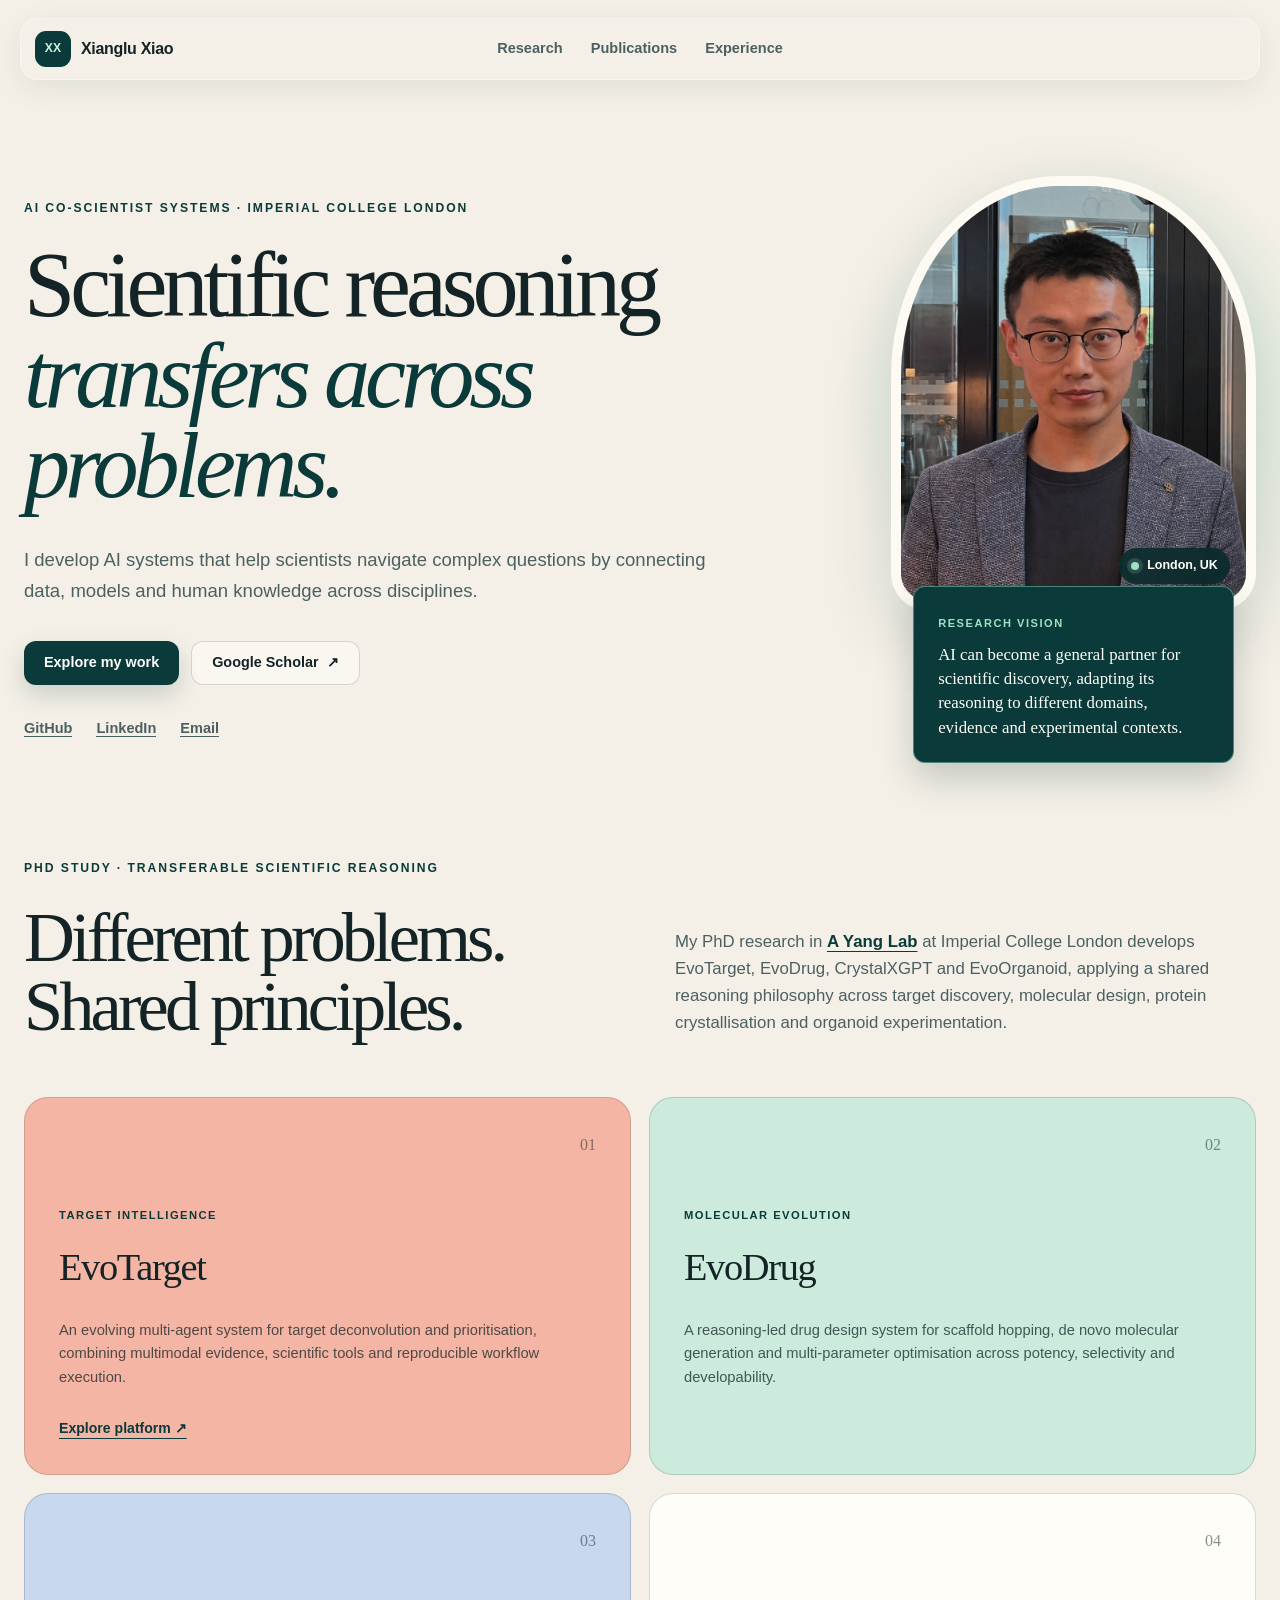
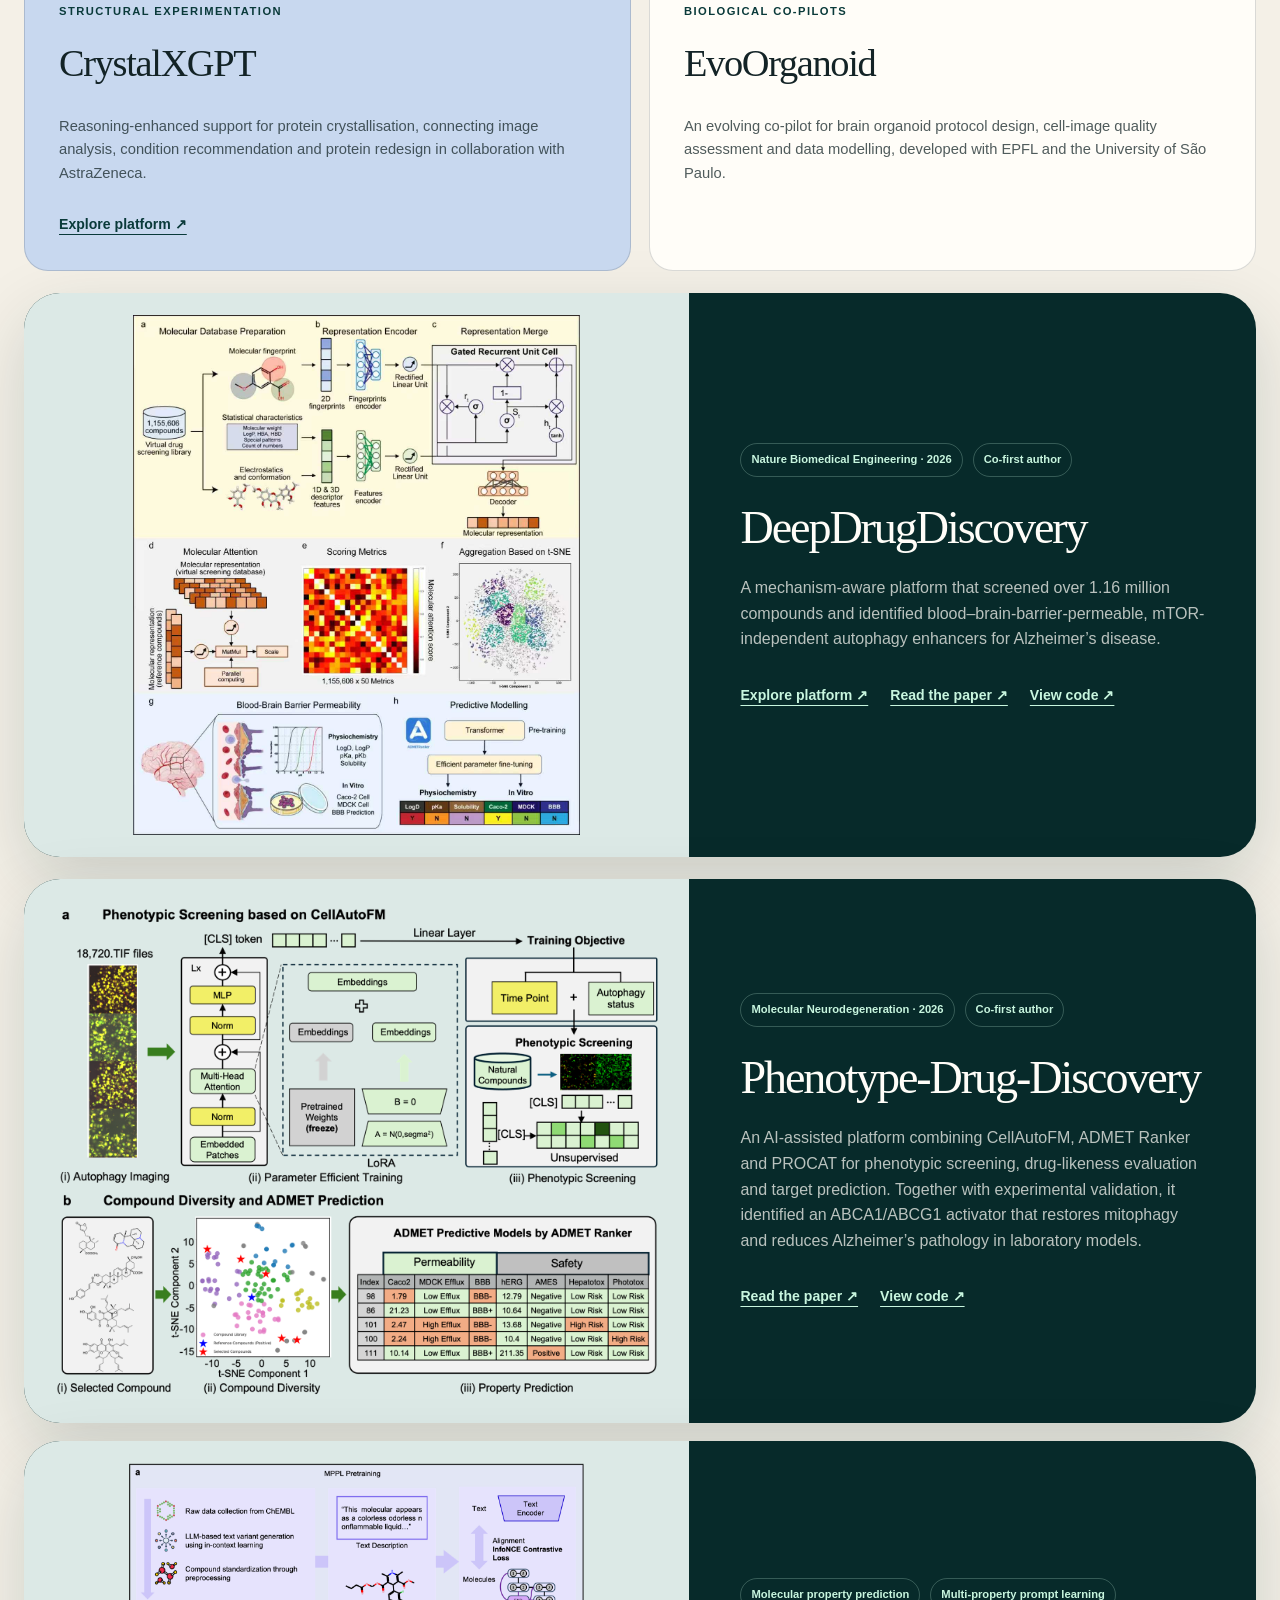
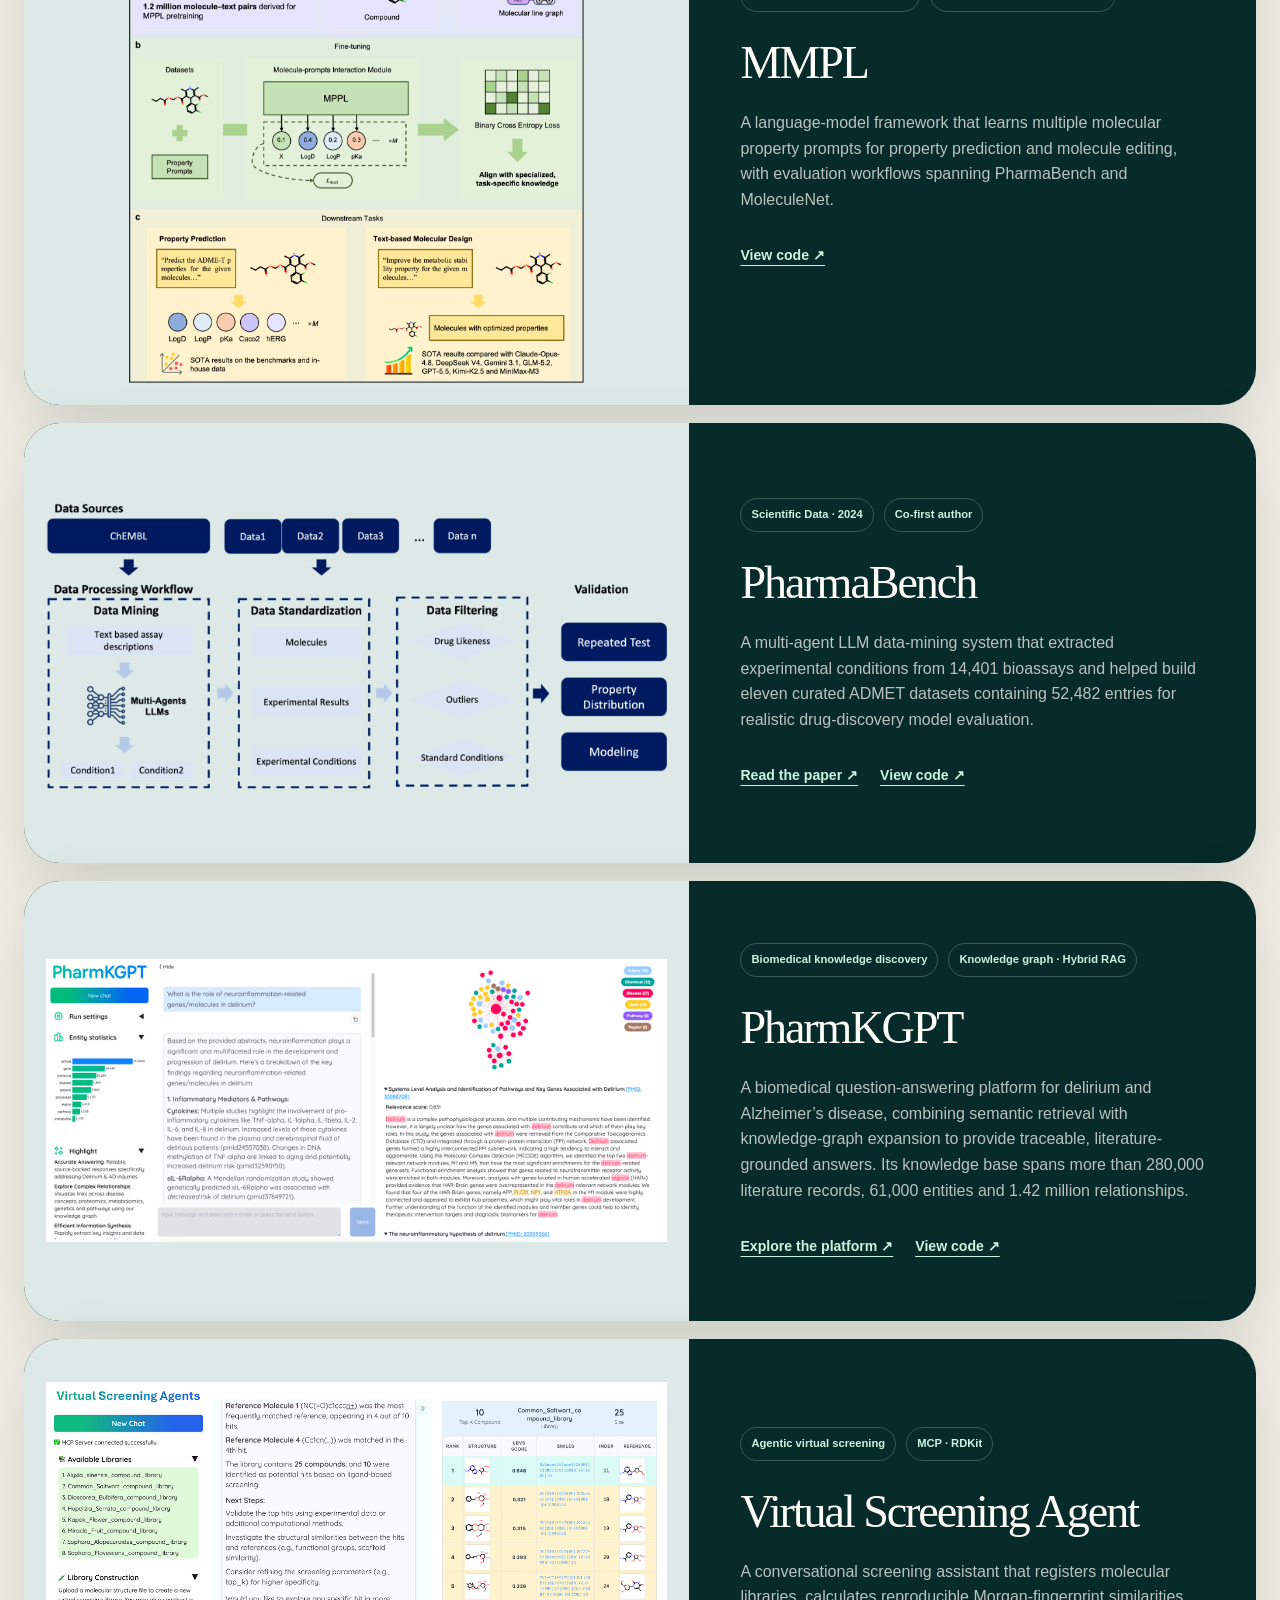
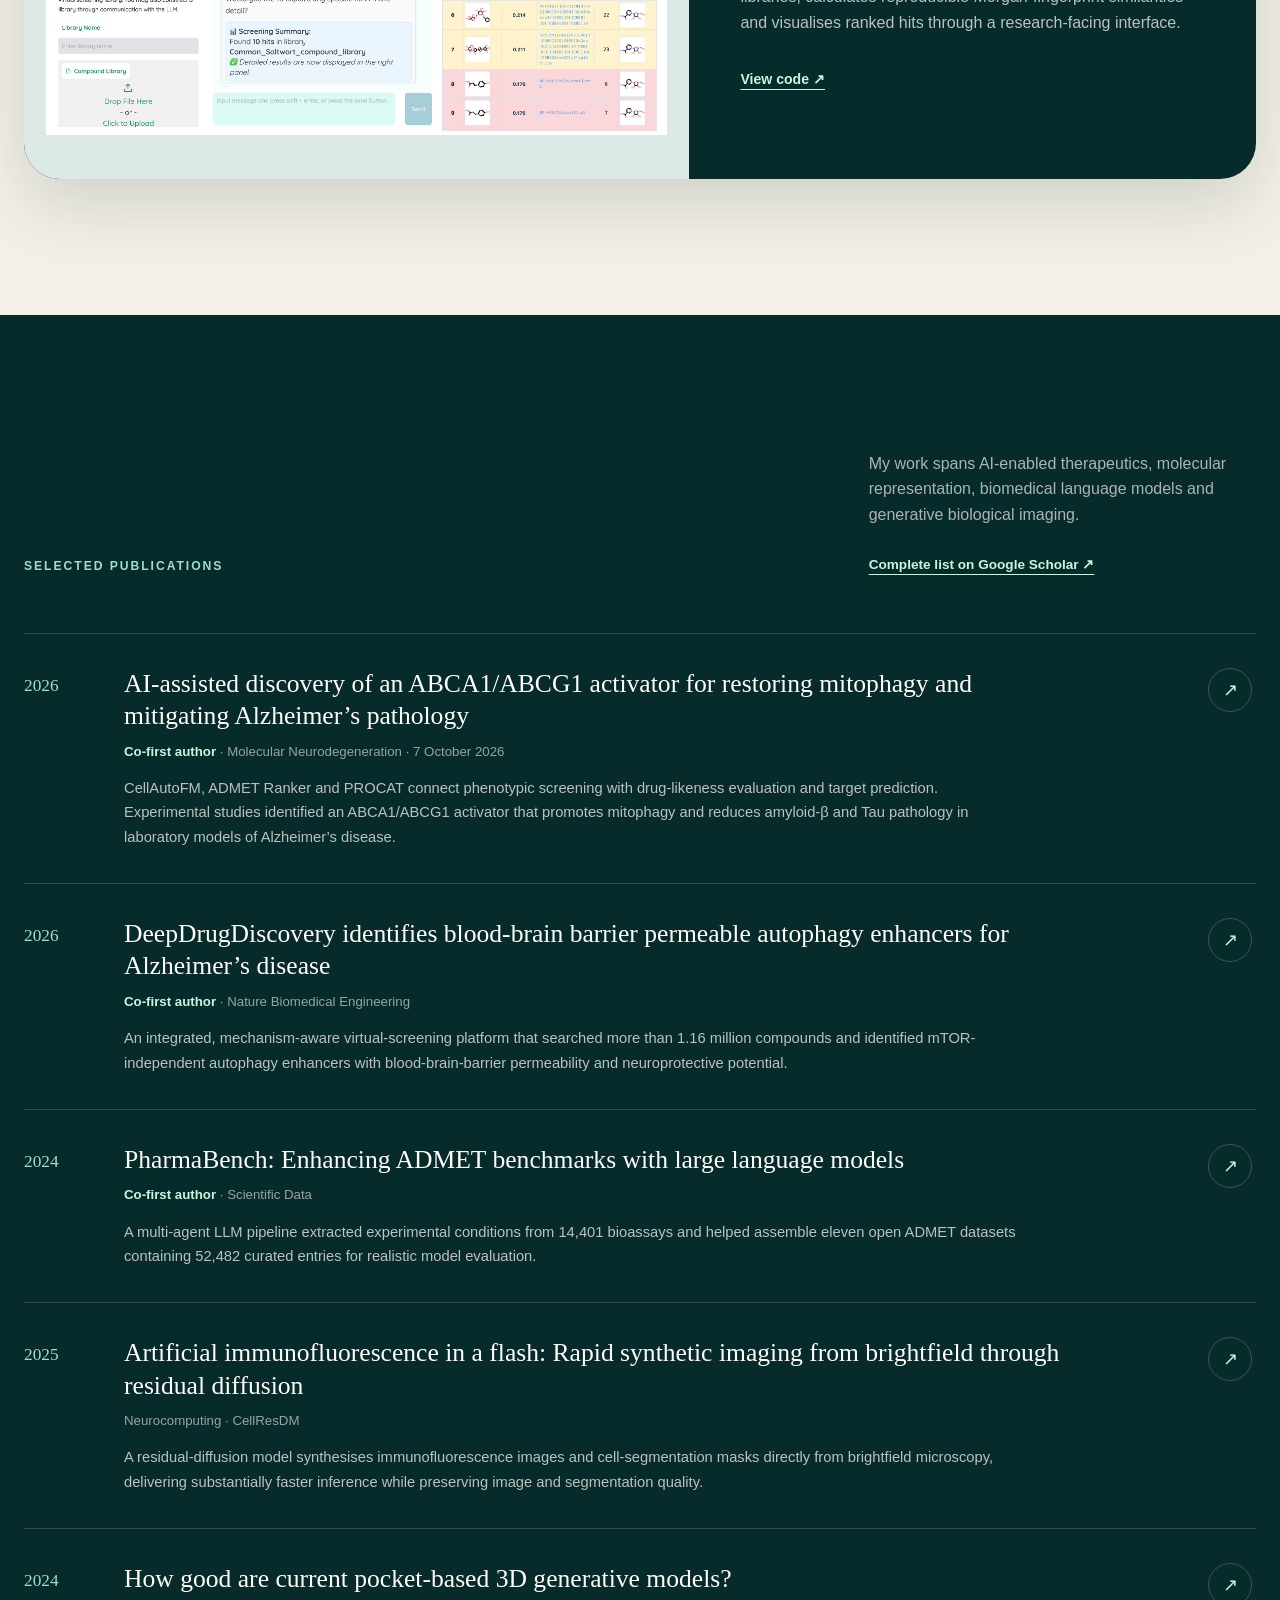
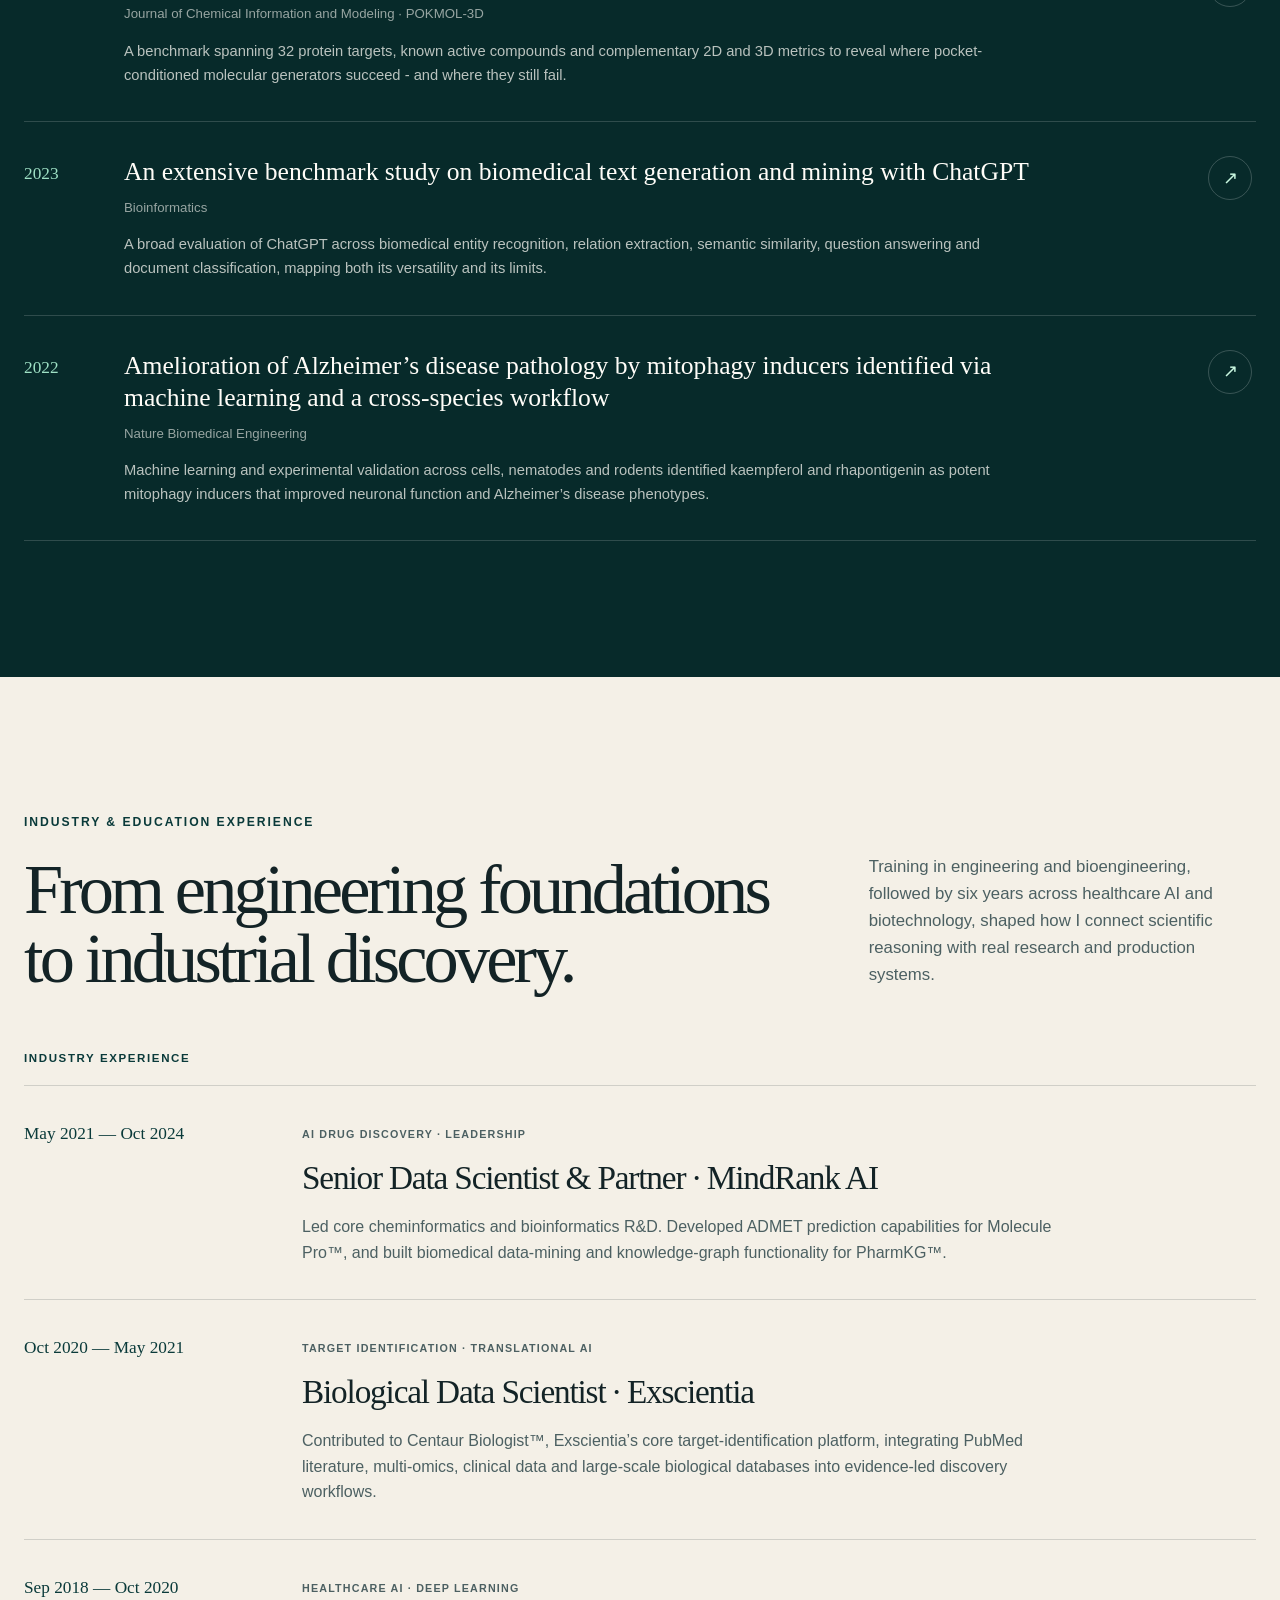
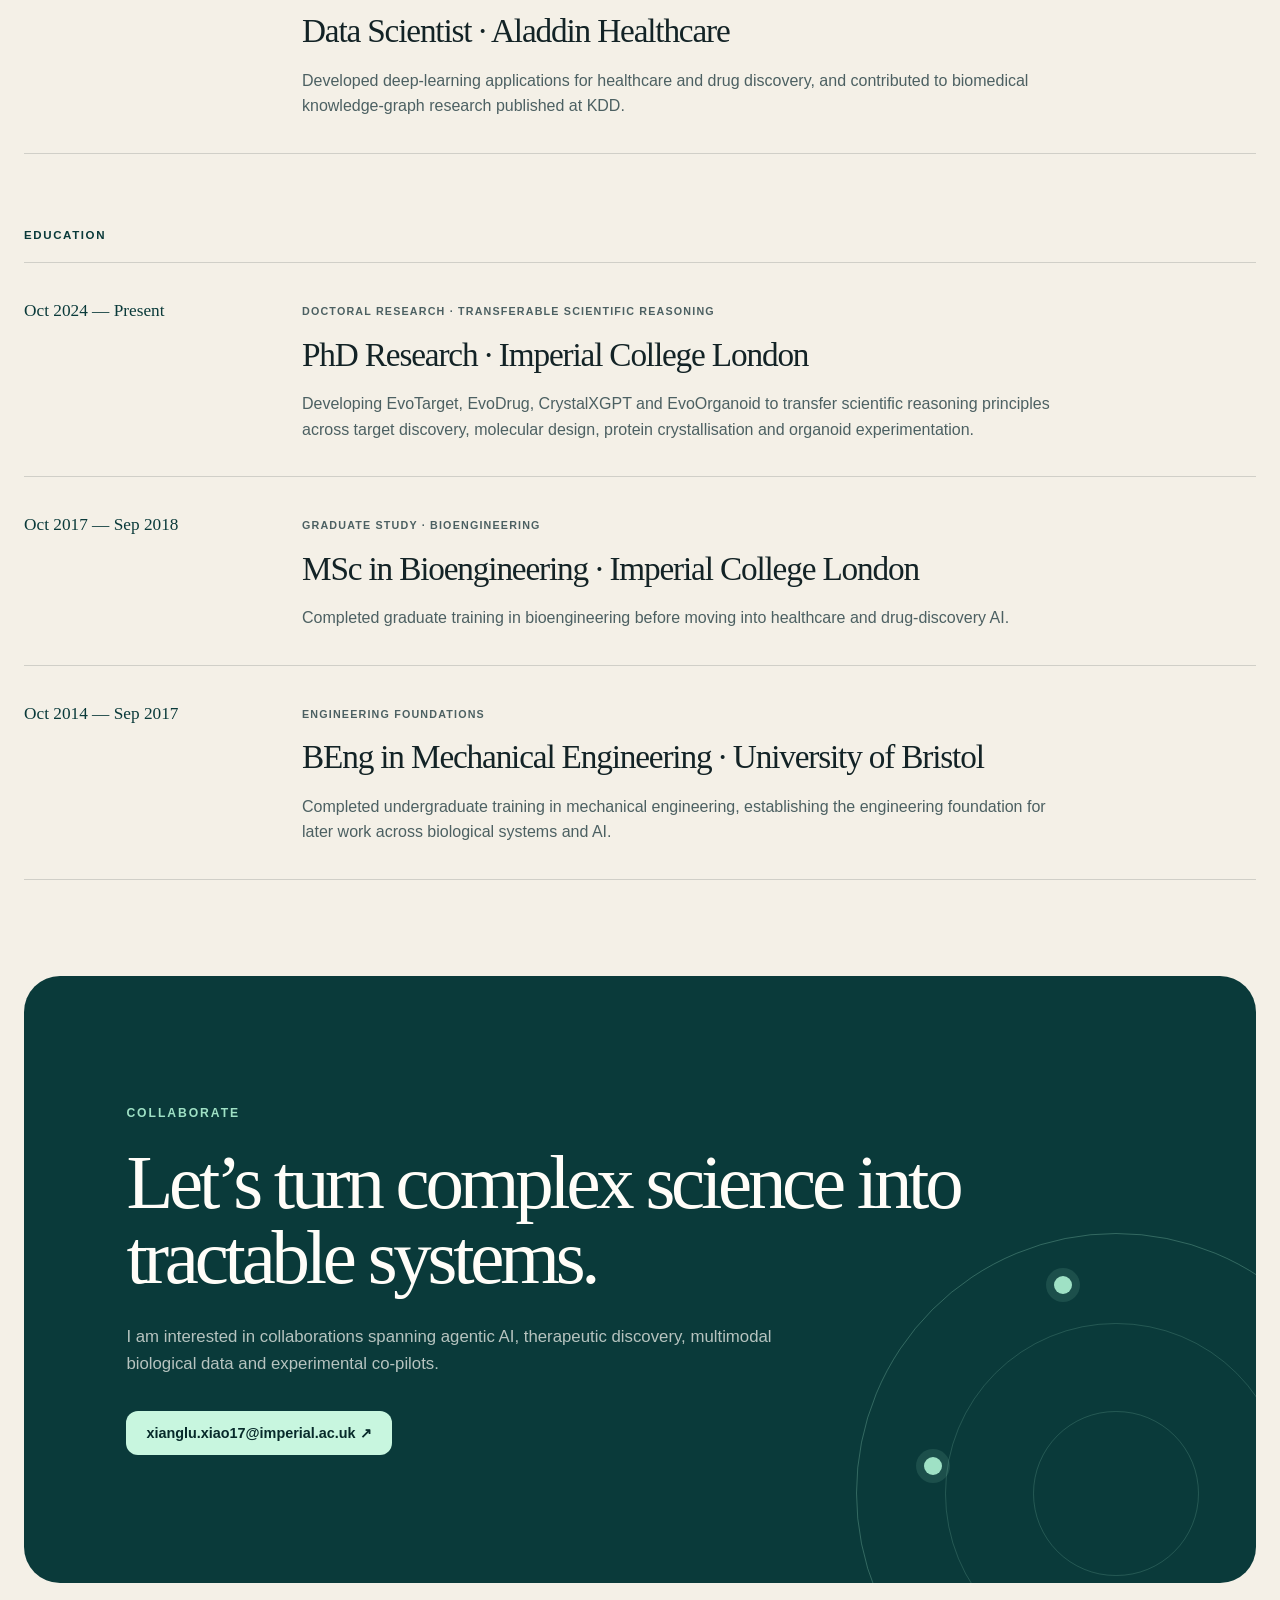
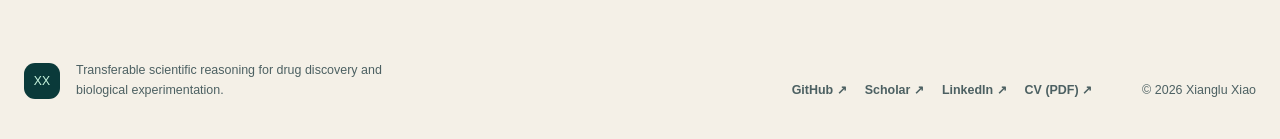
<file: index.html>
<!doctype html>
<html lang="en">
  <head>
    <meta charset="UTF-8" />
    <meta name="viewport" content="width=device-width, initial-scale=1" />
    <meta name="theme-color" content="#0a2425" />
    <meta
      name="description"
      content="Xianglu Xiao builds AI co-scientists that transfer scientific reasoning principles across drug discovery and biological experimentation."
    />
    <meta property="og:type" content="website" />
    <meta property="og:url" content="https://xiangluxiao.github.io/" />
    <meta property="og:title" content="Xianglu Xiao — Agentic AI for Drug Discovery" />
    <meta
      property="og:description"
      content="AI co-scientists that transfer scientific reasoning principles across drug discovery and biological experimentation."
    />
    <meta property="og:image" content="https://xiangluxiao.github.io/og.png" />
    <meta name="twitter:card" content="summary_large_image" />
    <meta name="twitter:title" content="Xianglu Xiao — Agentic AI for Drug Discovery" />
    <meta
      name="twitter:description"
      content="AI co-scientists that transfer scientific reasoning principles across drug discovery and biological experimentation."
    />
    <meta name="twitter:image" content="https://xiangluxiao.github.io/og.png" />
    <title>Xianglu Xiao — Agentic AI for Drug Discovery</title>
    <link rel="canonical" href="https://xiangluxiao.github.io/" />
    <link rel="icon" href="favicon.svg" type="image/svg+xml" />
    <link rel="stylesheet" href="styles.css" />
    <script src="script.js" defer></script>
    <script type="application/ld+json">
      {
        "@context": "https://schema.org",
        "@type": "Person",
        "name": "Xianglu Xiao",
        "url": "https://xiangluxiao.github.io/",
        "jobTitle": "AI Researcher and PhD Candidate",
        "affiliation": {
          "@type": "CollegeOrUniversity",
          "name": "Imperial College London"
        },
        "sameAs": [
          "https://github.com/XiangLuXiao",
          "https://scholar.google.com/citations?user=R48SPAgAAAAJ&hl=en",
          "https://www.linkedin.com/in/xianglu-xiao/"
        ]
      }
    </script>
  </head>
  <body>
    <a class="skip-link" href="#main">Skip to content</a>

    <header class="site-header" aria-label="Primary navigation">
      <a class="wordmark" href="#top" aria-label="Xianglu Xiao — home">
        <span class="wordmark-mark" aria-hidden="true">XX</span>
        <span>Xianglu Xiao</span>
      </a>
      <nav class="desktop-nav" aria-label="Page sections">
        <a href="#research">Research</a>
        <a href="#publications">Publications</a>
        <a href="#experience">Experience</a>
      </nav>
    </header>

    <main id="main">
      <section class="hero" id="top" aria-labelledby="hero-title">
        <div class="hero-copy">
          <p class="eyebrow">AI Co-Scientist Systems · Imperial College London</p>
          <h1 id="hero-title">
            <span>Scientific reasoning</span>
            <span class="hero-accent">transfers across problems.</span>
          </h1>
          <p class="hero-summary">
            I develop AI systems that help scientists navigate complex questions by connecting data, models and
            human knowledge across disciplines.
          </p>
          <div class="hero-links" aria-label="Profile links">
            <a class="button button-primary" href="#research">Explore my work</a>
            <a class="button button-secondary" href="https://scholar.google.com/citations?user=R48SPAgAAAAJ&amp;hl=en" target="_blank" rel="noreferrer">
              Google Scholar <span aria-hidden="true">↗</span>
            </a>
          </div>
          <ul class="profile-links" aria-label="External profiles">
            <li><a href="https://github.com/XiangLuXiao" target="_blank" rel="noreferrer">GitHub</a></li>
            <li><a href="https://www.linkedin.com/in/xianglu-xiao/" target="_blank" rel="noreferrer">LinkedIn</a></li>
            <li><a href="mailto:xianglu.xiao17@imperial.ac.uk">Email</a></li>
          </ul>
        </div>

        <aside class="hero-profile" aria-label="Research profile">
          <div class="portrait-frame">
            <img src="assets/xianglu-xiao.jpg" alt="Portrait of Xianglu Xiao" width="900" height="1038" />
            <span class="portrait-status"><span aria-hidden="true"></span> London, UK</span>
          </div>
          <div class="profile-note">
            <span class="note-label">Research vision</span>
            <p>
              AI can become a general partner for scientific discovery, adapting its reasoning to different domains,
              evidence and experimental contexts.
            </p>
          </div>
        </aside>
      </section>

      <section class="section section-feature" id="research" aria-labelledby="research-title">
        <div class="section-heading">
          <p class="eyebrow">PhD study · Transferable scientific reasoning</p>
          <h2 id="research-title">Different problems. Shared principles.</h2>
          <p>
            My PhD research in <a href="https://www.yanglab.fyi/" target="_blank" rel="noreferrer">A Yang Lab</a>
            at Imperial College London develops EvoTarget, EvoDrug, CrystalXGPT and EvoOrganoid, applying a shared
            reasoning philosophy across target discovery, molecular design, protein crystallisation and organoid
            experimentation.
          </p>
        </div>

        <div class="research-grid" aria-label="Current PhD research programmes">
          <article class="research-card research-card-coral">
            <span class="research-index">01</span>
            <p class="research-kicker">Target intelligence</p>
            <h3>EvoTarget</h3>
            <p>
              An evolving multi-agent system for target deconvolution and prioritisation, combining multimodal
              evidence, scientific tools and reproducible workflow execution.
            </p>
            <div class="card-links">
              <a href="https://evotarget.uk/" target="_blank" rel="noreferrer">Explore platform ↗</a>
            </div>
          </article>

          <article class="research-card research-card-mint">
            <span class="research-index">02</span>
            <p class="research-kicker">Molecular evolution</p>
            <h3>EvoDrug</h3>
            <p>
              A reasoning-led drug design system for scaffold hopping, de novo molecular generation and
              multi-parameter optimisation across potency, selectivity and developability.
            </p>
          </article>

          <article class="research-card research-card-blue">
            <span class="research-index">03</span>
            <p class="research-kicker">Structural experimentation</p>
            <h3>CrystalXGPT</h3>
            <p>
              Reasoning-enhanced support for protein crystallisation, connecting image analysis, condition
              recommendation and protein redesign in collaboration with AstraZeneca.
            </p>
            <div class="card-links">
              <a href="https://crystalxgpt.com/login" target="_blank" rel="noreferrer">Explore platform ↗</a>
            </div>
          </article>

          <article class="research-card research-card-paper">
            <span class="research-index">04</span>
            <p class="research-kicker">Biological co-pilots</p>
            <h3>EvoOrganoid</h3>
            <p>
              An evolving co-pilot for brain organoid protocol design, cell-image quality assessment and data
              modelling, developed with EPFL and the University of São Paulo.
            </p>
          </article>
        </div>

        <article class="feature-card feature-card-selected">
          <div class="feature-image">
            <img src="assets/deep-drug-discovery.jpg" alt="DeepDrugDiscovery molecular screening pipeline" />
          </div>
          <div class="feature-copy">
            <div class="feature-meta">
              <span>Nature Biomedical Engineering · 2026</span>
              <span>Co-first author</span>
            </div>
            <h3>DeepDrug<wbr>Discovery</h3>
            <p>
              A mechanism-aware platform that screened over 1.16 million compounds and identified
              blood–brain-barrier-permeable, mTOR-independent autophagy enhancers for Alzheimer’s disease.
            </p>
            <div class="card-links">
              <a href="https://deepdrugdiscovery.mindrank.ai/" target="_blank" rel="noreferrer">Explore platform ↗</a>
              <a href="https://doi.org/10.1038/s41551-026-01667-x" target="_blank" rel="noreferrer">Read the paper ↗</a>
              <a href="https://github.com/XiangLuXiao/DeepDrugDiscovery" target="_blank" rel="noreferrer">View code ↗</a>
            </div>
          </div>
        </article>

        <div class="selected-work-stack" aria-label="Additional selected research">
          <article class="feature-card feature-card-selected">
            <div class="feature-image">
              <img src="assets/phenotype-drug-discovery.png" alt="Phenotype-Drug-Discovery workflow linking cellular imaging, phenotypic screening and ADMET prediction" loading="lazy" />
            </div>
            <div class="feature-copy">
              <div class="feature-meta">
                <span>Molecular Neurodegeneration · 2026</span>
                <span>Co-first author</span>
              </div>
              <h3>Phenotype-Drug-Discovery</h3>
              <p>
                An AI-assisted platform combining CellAutoFM, ADMET Ranker and PROCAT for phenotypic screening,
                drug-likeness evaluation and target prediction. Together with experimental validation, it identified
                an ABCA1/ABCG1 activator that restores mitophagy and reduces Alzheimer’s pathology in laboratory models.
              </p>
              <div class="card-links">
                <a href="https://link.springer.com/article/10.1186/s13024-026-00998-2" target="_blank" rel="noreferrer">Read the paper ↗</a>
                <a href="https://github.com/Frankewu0/Phenotype-Drug-Discovery" target="_blank" rel="noreferrer">View code ↗</a>
              </div>
            </div>
          </article>

          <article class="feature-card feature-card-selected">
            <div class="feature-image">
              <img src="assets/mmpl-framework.png" alt="MMPL pretraining, fine-tuning and downstream molecular property tasks" loading="lazy" />
            </div>
            <div class="feature-copy">
              <div class="feature-meta">
                <span>Molecular property prediction</span>
                <span>Multi-property prompt learning</span>
              </div>
              <h3>MMPL</h3>
              <p>
                A language-model framework that learns multiple molecular property prompts for property prediction
                and molecule editing, with evaluation workflows spanning PharmaBench and MoleculeNet.
              </p>
              <div class="card-links">
                <a href="https://github.com/Frankewu0/MMPL" target="_blank" rel="noreferrer">View code ↗</a>
              </div>
            </div>
          </article>

          <article class="feature-card feature-card-selected">
            <div class="feature-image">
              <img src="assets/pharmabench-workflow.png" alt="PharmaBench workflow for mining and standardising experimental ADMET data" loading="lazy" />
            </div>
            <div class="feature-copy">
              <div class="feature-meta">
                <span>Scientific Data · 2024</span>
                <span>Co-first author</span>
              </div>
              <h3>PharmaBench</h3>
              <p>
                A multi-agent LLM data-mining system that extracted experimental conditions from 14,401 bioassays
                and helped build eleven curated ADMET datasets containing 52,482 entries for realistic drug-discovery
                model evaluation.
              </p>
              <div class="card-links">
                <a href="https://doi.org/10.1038/s41597-024-03793-0" target="_blank" rel="noreferrer">Read the paper ↗</a>
                <a href="https://github.com/mindrank-ai/PharmaBench" target="_blank" rel="noreferrer">View code ↗</a>
              </div>
            </div>
          </article>

          <article class="feature-card feature-card-selected">
            <div class="feature-image">
              <img src="assets/pharmkgpt.png" alt="PharmKGPT interface combining scientific answers with disease knowledge graphs and source literature" loading="lazy" />
            </div>
            <div class="feature-copy">
              <div class="feature-meta">
                <span>Biomedical knowledge discovery</span>
                <span>Knowledge graph · Hybrid RAG</span>
              </div>
              <h3>PharmKGPT</h3>
              <p>
                A biomedical question-answering platform for delirium and Alzheimer’s disease, combining semantic
                retrieval with knowledge-graph expansion to provide traceable, literature-grounded answers.
                Its knowledge base spans more than 280,000 literature records, 61,000 entities and 1.42 million relationships.
              </p>
              <div class="card-links">
                <a href="https://pharmkgpt.mindrank.ai/" target="_blank" rel="noreferrer">Explore the platform ↗</a>
                <a href="https://github.com/Furi5/pharmkgpt" target="_blank" rel="noreferrer">View code ↗</a>
              </div>
            </div>
          </article>

          <article class="feature-card feature-card-selected">
            <div class="feature-image">
              <img src="assets/virtual-screening-agent.png" alt="Virtual Screening Agent interface showing molecular libraries, ranked hits and screening analysis" loading="lazy" />
            </div>
            <div class="feature-copy">
              <div class="feature-meta">
                <span>Agentic virtual screening</span>
                <span>MCP · RDKit</span>
              </div>
              <h3>Virtual Screening Agent</h3>
              <p>
                A conversational screening assistant that registers molecular libraries, calculates reproducible
                Morgan-fingerprint similarities and visualises ranked hits through a research-facing interface.
              </p>
              <div class="card-links">
                <a href="https://github.com/XiangLuXiao/virtual_screening_agent" target="_blank" rel="noreferrer">View code ↗</a>
              </div>
            </div>
          </article>
        </div>

      </section>

      <section class="publication-section" id="publications" aria-labelledby="publication-title">
        <div class="publication-inner">
          <div class="section-heading publication-heading">
            <div>
              <p class="eyebrow" id="publication-title">Selected publications</p>
            </div>
            <div class="publication-intro">
              <p>
                My work spans AI-enabled therapeutics, molecular representation, biomedical language models and
                generative biological imaging.
              </p>
              <a href="https://scholar.google.com/citations?user=R48SPAgAAAAJ&amp;hl=en" target="_blank" rel="noreferrer">Complete list on Google Scholar ↗</a>
            </div>
          </div>

          <ol class="publication-list">
            <li>
              <span class="publication-year">2026</span>
              <div>
                <h3>AI-assisted discovery of an ABCA1/ABCG1 activator for restoring mitophagy and mitigating Alzheimer’s pathology</h3>
                <p class="publication-meta"><strong>Co-first author</strong> · Molecular Neurodegeneration · <time datetime="2026-10-07">7 October 2026</time></p>
                <p class="publication-summary">CellAutoFM, ADMET Ranker and PROCAT connect phenotypic screening with drug-likeness evaluation and target prediction. Experimental studies identified an ABCA1/ABCG1 activator that promotes mitophagy and reduces amyloid-β and Tau pathology in laboratory models of Alzheimer’s disease.</p>
              </div>
              <a href="https://link.springer.com/article/10.1186/s13024-026-00998-2" target="_blank" rel="noreferrer" aria-label="Open ABCA1/ABCG1 activator paper">↗</a>
            </li>
            <li>
              <span class="publication-year">2026</span>
              <div>
                <h3>DeepDrugDiscovery identifies blood-brain barrier permeable autophagy enhancers for Alzheimer’s disease</h3>
                <p class="publication-meta"><strong>Co-first author</strong> · Nature Biomedical Engineering</p>
                <p class="publication-summary">An integrated, mechanism-aware virtual-screening platform that searched more than 1.16 million compounds and identified mTOR-independent autophagy enhancers with blood-brain-barrier permeability and neuroprotective potential.</p>
              </div>
              <a href="https://doi.org/10.1038/s41551-026-01667-x" target="_blank" rel="noreferrer" aria-label="Open DeepDrugDiscovery paper">↗</a>
            </li>
            <li>
              <span class="publication-year">2024</span>
              <div>
                <h3>PharmaBench: Enhancing ADMET benchmarks with large language models</h3>
                <p class="publication-meta"><strong>Co-first author</strong> · Scientific Data</p>
                <p class="publication-summary">A multi-agent LLM pipeline extracted experimental conditions from 14,401 bioassays and helped assemble eleven open ADMET datasets containing 52,482 curated entries for realistic model evaluation.</p>
              </div>
              <a href="https://doi.org/10.1038/s41597-024-03793-0" target="_blank" rel="noreferrer" aria-label="Open PharmaBench paper">↗</a>
            </li>
            <li>
              <span class="publication-year">2025</span>
              <div>
                <h3>Artificial immunofluorescence in a flash: Rapid synthetic imaging from brightfield through residual diffusion</h3>
                <p class="publication-meta">Neurocomputing · CellResDM</p>
                <p class="publication-summary">A residual-diffusion model synthesises immunofluorescence images and cell-segmentation masks directly from brightfield microscopy, delivering substantially faster inference while preserving image and segmentation quality.</p>
              </div>
              <a href="https://doi.org/10.1016/j.neucom.2024.128715" target="_blank" rel="noreferrer" aria-label="Open CellResDM paper">↗</a>
            </li>
            <li>
              <span class="publication-year">2024</span>
              <div>
                <h3>How good are current pocket-based 3D generative models?</h3>
                <p class="publication-meta">Journal of Chemical Information and Modeling · POKMOL-3D</p>
                <p class="publication-summary">A benchmark spanning 32 protein targets, known active compounds and complementary 2D and 3D metrics to reveal where pocket-conditioned molecular generators succeed - and where they still fail.</p>
              </div>
              <a href="https://doi.org/10.1021/acs.jcim.4c01598" target="_blank" rel="noreferrer" aria-label="Open POKMOL-3D paper">↗</a>
            </li>
            <li>
              <span class="publication-year">2023</span>
              <div>
                <h3>An extensive benchmark study on biomedical text generation and mining with ChatGPT</h3>
                <p class="publication-meta">Bioinformatics</p>
                <p class="publication-summary">A broad evaluation of ChatGPT across biomedical entity recognition, relation extraction, semantic similarity, question answering and document classification, mapping both its versatility and its limits.</p>
              </div>
              <a href="https://doi.org/10.1093/bioinformatics/btad557" target="_blank" rel="noreferrer" aria-label="Open biomedical ChatGPT benchmark paper">↗</a>
            </li>
            <li>
              <span class="publication-year">2022</span>
              <div>
                <h3>Amelioration of Alzheimer’s disease pathology by mitophagy inducers identified via machine learning and a cross-species workflow</h3>
                <p class="publication-meta">Nature Biomedical Engineering</p>
                <p class="publication-summary">Machine learning and experimental validation across cells, nematodes and rodents identified kaempferol and rhapontigenin as potent mitophagy inducers that improved neuronal function and Alzheimer’s disease phenotypes.</p>
              </div>
              <a href="https://doi.org/10.1038/s41551-021-00819-5" target="_blank" rel="noreferrer" aria-label="Open mitophagy inducers paper">↗</a>
            </li>
          </ol>
        </div>
      </section>

      <section class="section path-section" id="experience" aria-labelledby="path-title">
        <div class="section-heading section-heading-compact">
          <div>
            <p class="eyebrow">Industry &amp; education experience</p>
            <h2 id="path-title">From engineering foundations to industrial discovery.</h2>
          </div>
          <p>
            Training in engineering and bioengineering, followed by six years across healthcare AI and biotechnology,
            shaped how I connect scientific reasoning with real research and production systems.
          </p>
        </div>

        <div class="experience-group">
          <p class="experience-label">Industry experience</p>
          <div class="timeline">
            <article class="timeline-item">
              <time>May 2021 — Oct 2024</time>
              <div>
                <span>AI drug discovery · Leadership</span>
                <h3>Senior Data Scientist &amp; Partner · MindRank AI</h3>
                <p>Led core cheminformatics and bioinformatics R&amp;D. Developed ADMET prediction capabilities for Molecule Pro™, and built biomedical data-mining and knowledge-graph functionality for PharmKG™.</p>
              </div>
            </article>
            <article class="timeline-item">
              <time>Oct 2020 — May 2021</time>
              <div>
                <span>Target identification · Translational AI</span>
                <h3>Biological Data Scientist · Exscientia</h3>
                <p>Contributed to Centaur Biologist™, Exscientia’s core target-identification platform, integrating PubMed literature, multi-omics, clinical data and large-scale biological databases into evidence-led discovery workflows.</p>
              </div>
            </article>
            <article class="timeline-item">
              <time>Sep 2018 — Oct 2020</time>
              <div>
                <span>Healthcare AI · Deep learning</span>
                <h3>Data Scientist · Aladdin Healthcare</h3>
                <p>Developed deep-learning applications for healthcare and drug discovery, and contributed to biomedical knowledge-graph research published at KDD.</p>
              </div>
            </article>
          </div>
        </div>

        <div class="experience-group">
          <p class="experience-label">Education</p>
          <div class="timeline">
            <article class="timeline-item">
              <time>Oct 2024 — Present</time>
              <div>
                <span>Doctoral research · Transferable scientific reasoning</span>
                <h3>PhD Research · Imperial College London</h3>
                <p>Developing EvoTarget, EvoDrug, CrystalXGPT and EvoOrganoid to transfer scientific reasoning principles across target discovery, molecular design, protein crystallisation and organoid experimentation.</p>
              </div>
            </article>
            <article class="timeline-item">
              <time>Oct 2017 — Sep 2018</time>
              <div>
                <span>Graduate study · Bioengineering</span>
                <h3>MSc in Bioengineering · Imperial College London</h3>
                <p>Completed graduate training in bioengineering before moving into healthcare and drug-discovery AI.</p>
              </div>
            </article>
            <article class="timeline-item">
              <time>Oct 2014 — Sep 2017</time>
              <div>
                <span>Engineering foundations</span>
                <h3>BEng in Mechanical Engineering · University of Bristol</h3>
                <p>Completed undergraduate training in mechanical engineering, establishing the engineering foundation for later work across biological systems and AI.</p>
              </div>
            </article>
          </div>
        </div>
      </section>

      <section class="contact-section" aria-labelledby="contact-title">
        <div class="contact-orbit" aria-hidden="true"><span></span><span></span><span></span></div>
        <div class="contact-inner">
          <p class="eyebrow">Collaborate</p>
          <h2 id="contact-title">Let’s turn complex science into tractable systems.</h2>
          <p>
            I am interested in collaborations spanning agentic AI, therapeutic discovery, multimodal biological data
            and experimental co-pilots.
          </p>
          <a class="button contact-button" href="mailto:xianglu.xiao17@imperial.ac.uk">xianglu.xiao17@imperial.ac.uk ↗</a>
        </div>
      </section>
    </main>

    <footer class="site-footer">
      <div>
        <span class="wordmark-mark" aria-hidden="true">XX</span>
        <p>Transferable scientific reasoning for drug discovery and biological experimentation.</p>
      </div>
      <nav aria-label="Footer links">
        <a href="https://github.com/XiangLuXiao" target="_blank" rel="noreferrer">GitHub ↗</a>
        <a href="https://scholar.google.com/citations?user=R48SPAgAAAAJ&amp;hl=en" target="_blank" rel="noreferrer">Scholar ↗</a>
        <a href="https://www.linkedin.com/in/xianglu-xiao/" target="_blank" rel="noreferrer">LinkedIn ↗</a>
        <a href="assets/xianglu-xiao-cv.pdf" type="application/pdf" target="_blank" rel="noopener noreferrer">CV (PDF) ↗</a>
      </nav>
      <p>© <span id="year">2026</span> Xianglu Xiao</p>
    </footer>
  </body>
</html>
</file>
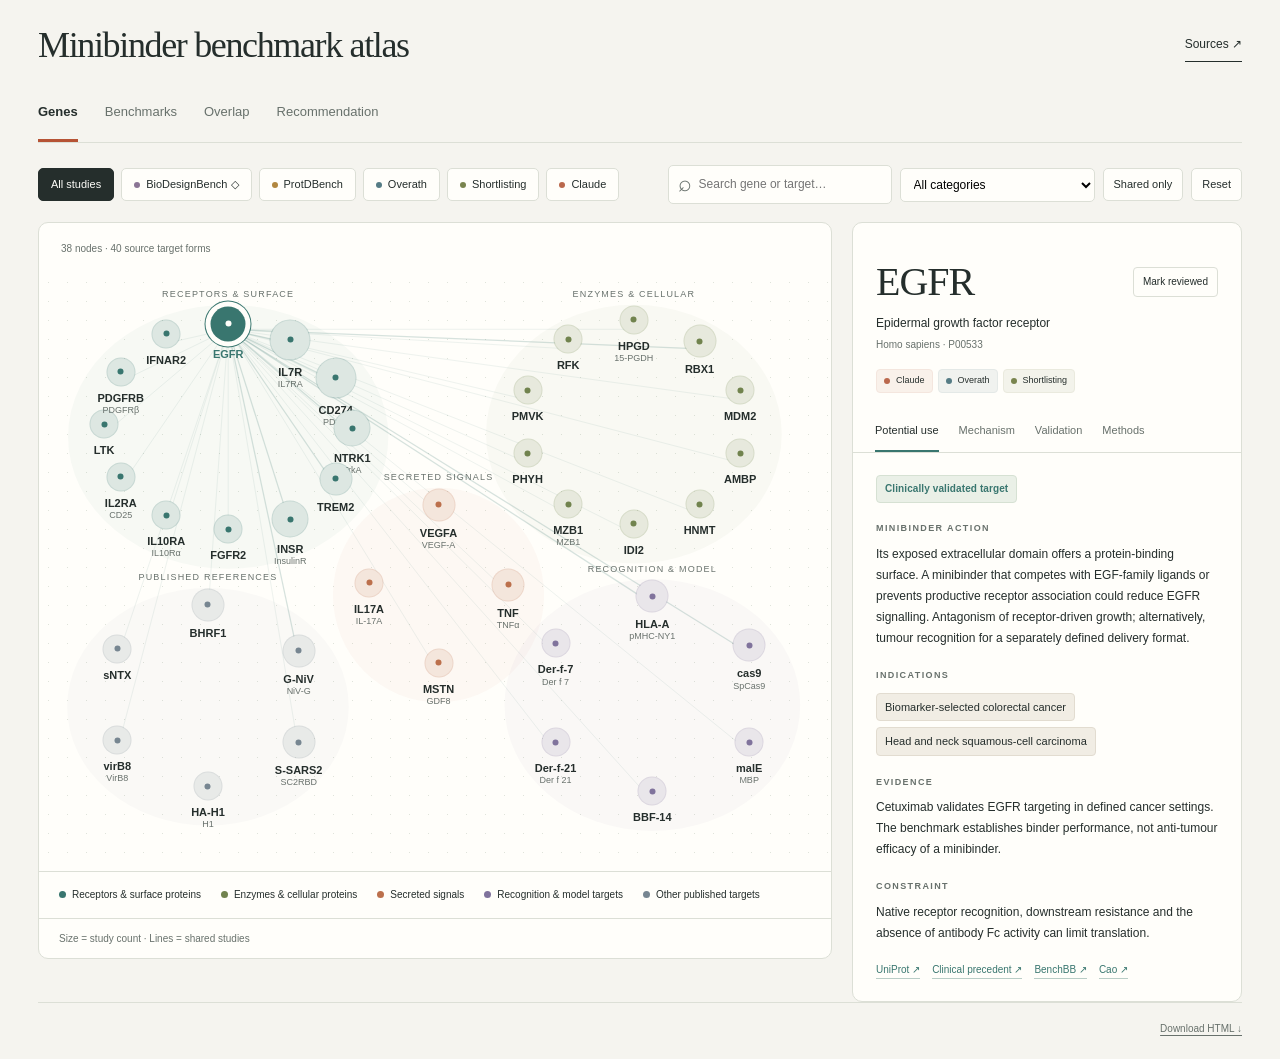
<file: minibinder/index.html>
<!doctype html>
<html lang="en">
<head>
<meta charset="utf-8">
<meta name="viewport" content="width=device-width, initial-scale=1">
<meta name="color-scheme" content="light">
<meta name="description" content="An interactive gene-level review of five minibinder benchmarks, their algorithms, biological context and experimental evidence.">
<title>Minibinder Research Atlas</title>
<meta property="og:type" content="website">
<meta property="og:title" content="Minibinder Benchmark Atlas">
<meta property="og:description" content="Five benchmarks, gene-level mechanisms, therapeutic indications and a recommended study design.">
<meta property="og:url" content="https://xiangluxiao.github.io/minibinder/">
<meta name="theme-color" content="#f5f4ef">
<style>
:root{--bg:#f5f4ef;--paper:#fffefa;--ink:#252e2c;--muted:#68716c;--line:#dcdfd6;--accent:#b65335;--teal:#39766f;--soft:#eceee5;--serif:Georgia,'Times New Roman',serif;--sans:Inter,-apple-system,BlinkMacSystemFont,'Segoe UI',sans-serif}
*{box-sizing:border-box}body{margin:0;background:var(--bg);color:var(--ink);font-family:var(--sans);font-size:14px;line-height:1.55}button,input,select{font:inherit}button,a,input,select{-webkit-tap-highlight-color:transparent}button{cursor:pointer}a{color:inherit;text-underline-offset:3px}button:focus-visible,a:focus-visible,input:focus-visible,select:focus-visible{outline:3px solid #b97943;outline-offset:4px}button{color:inherit}button:disabled{cursor:default}h1,h2,h3,h4,p{margin:0}button{border:0;background:none}svg{display:block}button,a{touch-action:manipulation}[hidden]{display:none!important}.shell{max-width:1760px;margin:auto;padding:0 38px}.masthead{height:76px;display:flex;align-items:center;justify-content:space-between;border-bottom:1px solid var(--line);gap:20px}.brand{display:flex;align-items:center;gap:12px;font-size:12px;font-weight:700;letter-spacing:1.8px}.brand-mark{position:relative;width:28px;height:28px;border:1px solid var(--teal);border-radius:50%;transform:rotate(-25deg)}.brand-mark:before,.brand-mark:after{content:'';position:absolute;width:8px;height:8px;border-radius:50%;background:var(--teal);top:8px}.brand-mark:before{left:-4px}.brand-mark:after{right:-4px;background:var(--accent)}.meta{display:flex;align-items:center;gap:23px;font-size:11px;letter-spacing:1.2px;color:var(--muted)}.textbtn{padding:7px 0;border-bottom:1px solid currentColor;letter-spacing:0;font-size:12px}.hero{display:flex;justify-content:space-between;align-items:flex-end;padding:39px 0 30px;gap:32px}.eyebrow{text-transform:uppercase;font-size:10px;font-weight:700;letter-spacing:2px;color:var(--accent);margin-bottom:12px}h1{font-family:var(--serif);font-size:clamp(34px,4.1vw,60px);line-height:1.06;font-weight:400;letter-spacing:-2.2px}.subtitle{color:var(--muted);font-size:13px;margin-top:16px}.hero-stats{display:flex;gap:28px;flex-shrink:0;padding-bottom:3px}.stat{border-left:1px solid var(--line);padding-left:22px;min-width:93px}.stat strong{display:block;font:400 34px/1.15 var(--serif)}.stat span{font-size:10px;text-transform:uppercase;letter-spacing:1.1px;color:var(--muted)}.navbar{display:flex;justify-content:space-between;align-items:center;border-bottom:1px solid var(--line);gap:18px}.navtabs{display:flex;gap:26px}.navtab{padding:17px 0;border-bottom:3px solid transparent;font-size:13px;color:var(--muted)}.navtab.active{border-color:var(--accent);color:var(--ink);font-weight:600}.navtab .num{font-size:10px;color:var(--muted);margin-right:8px}.review-counter{font-size:11px;color:var(--muted)}.view{padding-top:22px}.toolbar{display:flex;align-items:center;justify-content:space-between;gap:18px;flex-wrap:wrap;margin-bottom:18px}.filters{display:flex;gap:7px;flex-wrap:wrap;align-items:center}.filter{border:1px solid var(--line);padding:7px 12px;border-radius:5px;font-size:11px;background:var(--paper);white-space:nowrap}.filter.active{background:var(--ink);border-color:var(--ink);color:var(--paper)}.dot{display:inline-block;width:6px;height:6px;background:var(--bcolor,var(--teal));border-radius:50%;margin-right:6px;vertical-align:middle}.filter.active .dot{background:#d9e3d1}.searchtools{display:flex;gap:8px;align-items:center;flex-wrap:wrap}.searchbox{position:relative}.searchbox input{width:224px;background:var(--paper);border:1px solid var(--line);border-radius:5px;padding:9px 11px 9px 30px;font-size:12px}.searchbox:before{content:'⌕';position:absolute;left:10px;top:1px;font-size:23px;color:var(--muted)}select{background:var(--paper);border:1px solid var(--line);border-radius:5px;padding:8px 9px;font-size:12px;max-width:220px}.tinybtn{border:1px solid var(--line);padding:7px 10px;border-radius:5px;font-size:11px;background:var(--paper)}.tinybtn[aria-pressed=true]{background:var(--soft);border-color:var(--teal);color:var(--teal)}.atlas-layout:has(.detail[hidden]){grid-template-columns:1fr}.atlas-layout{display:grid;grid-template-columns:minmax(0,1fr) 390px;gap:20px;align-items:start}.map-panel{background:var(--paper);border:1px solid var(--line);border-radius:10px;overflow:hidden}.panel-head{padding:18px 22px 13px;display:flex;justify-content:space-between;gap:16px;align-items:center}.panel-head h2{font-family:var(--serif);font-size:21px;font-weight:400}.panel-head small{color:var(--muted);font-size:10px}.map-tools{display:flex;gap:8px;align-items:center;color:var(--muted);font-size:11px}.map-note{display:flex;justify-content:space-between;gap:15px;border-top:1px solid var(--line);padding:12px 20px;font-size:10px;color:var(--muted)}.network{position:relative;aspect-ratio:900/680;background-image:radial-gradient(#dfe3da 0.7px,transparent .7px);background-size:19px 19px;isolation:isolate;min-height:480px}.network svg{position:absolute;inset:0;width:100%;height:100%;overflow:visible;pointer-events:none}.network .halo{opacity:.04}.net-label{position:absolute;font-size:9px;letter-spacing:1.2px;text-transform:uppercase;color:var(--muted);transform:translateX(-50%);white-space:nowrap}.gene-node{position:absolute;display:flex;flex-direction:column;align-items:center;justify-content:flex-start;transform:translate(-50%,-50%);width:89px;height:69px;padding:1px;z-index:2;transition:opacity .15s}.gene-node .orb{height:var(--size);width:var(--size);min-height:var(--size);border-radius:50%;background:color-mix(in srgb,var(--color) 17%,var(--paper));display:grid;place-items:center;position:relative;box-shadow:0 0 0 1px color-mix(in srgb,var(--color) 25%,transparent);transition:background .15s,box-shadow .15s}.orb:after{content:'';height:6px;width:6px;border-radius:50%;background:var(--color)}.gene-node .symbol{font-size:11px;font-weight:600;margin-top:6px;line-height:1.1;white-space:nowrap}.gene-node .node-alias{font-size:9px;line-height:1.4;color:var(--muted);white-space:nowrap}.gene-node .node-alias:empty{display:none}.gene-node.selected .orb{background:var(--color);box-shadow:0 0 0 5px var(--paper),0 0 0 6px var(--color)}.gene-node.selected .orb:after{background:var(--paper)}.gene-node.selected .symbol{color:var(--color)}.gene-node:not(.selected):hover .orb{box-shadow:0 0 0 4px color-mix(in srgb,var(--color) 10%,transparent)}.gene-node.is-reviewed .orb:before{content:'✓';position:absolute;right:-7px;top:-4px;background:var(--paper);color:var(--teal);border-radius:50%;height:14px;width:14px;font-size:10px;line-height:14px}.legend{display:flex;flex-wrap:wrap;gap:8px 20px;padding:15px 20px;font-size:10px;border-top:1px solid var(--line)}.legend span{display:flex;align-items:center;gap:6px}.legend i{width:7px;height:7px;border-radius:50%;background:var(--color)}.empty-map{position:absolute;inset:0;display:flex;flex-direction:column;align-items:center;justify-content:center;padding:40px;text-align:center;background:var(--paper);gap:14px}.empty-map h3{font:400 28px var(--serif)}.empty-map p{max-width:320px;color:var(--muted)}.empty-map button{padding:8px 16px;border:1px solid var(--line);border-radius:5px}.detail{background:var(--paper);border:1px solid var(--line);border-radius:10px;overflow:hidden;min-width:0}.detail-top{padding:23px 23px 18px}.detail-kicker{display:flex;justify-content:space-between;align-items:center;font-size:9px;text-transform:uppercase;letter-spacing:1.4px;color:var(--muted);gap:12px}.entity-title{margin-top:15px;display:flex;align-items:center;justify-content:space-between;gap:10px}.entity-title h2{font:400 40px/1.15 var(--serif);letter-spacing:-1px;overflow-wrap:anywhere}.alias{color:var(--muted);font-size:12px;margin-top:2px}.entity-name{font-size:12px;margin-top:9px}.organism{color:var(--muted);font-size:10px;margin-top:4px}.review-btn{border:1px solid var(--line);padding:6px 9px;font-size:10px;border-radius:4px;white-space:nowrap}.review-btn[aria-pressed=true]{background:#e8efe7;color:#426b4e;border-color:#c4d4c1}.membership-tags{display:flex;gap:5px;flex-wrap:wrap;margin-top:17px}.tag{font-size:9px;padding:4px 7px;border-radius:4px;background:color-mix(in srgb,var(--bcolor,var(--teal)) 9%,var(--paper));color:var(--ink);border:1px solid color-mix(in srgb,var(--bcolor,var(--teal)) 16%,var(--paper));white-space:nowrap}.detail-tabs{display:flex;padding:0 22px;border-bottom:1px solid var(--line);gap:20px}.detail-tabs button{font-size:11px;padding:11px 0;border-bottom:2px solid transparent;color:var(--muted)}.detail-tabs button.active{color:var(--ink);border-color:var(--teal)}.detail-body{padding:22px 23px}.content-block+.content-block{margin-top:20px}.content-label{font-size:9px;text-transform:uppercase;letter-spacing:1.4px;color:var(--muted);font-weight:600;margin-bottom:7px;display:flex;justify-content:space-between;align-items:center;gap:8px}.content-block p{font-size:12px;line-height:1.75}.evidence-label{font-size:8px;letter-spacing:.5px;padding:2px 5px;background:var(--soft);color:var(--muted);border-radius:3px;text-transform:uppercase;white-space:nowrap}.ref-row{display:flex;flex-wrap:wrap;gap:8px 12px;margin-top:13px}.ref-link{font-size:10px;color:var(--teal);text-decoration:none;border-bottom:1px solid #b9cdc6}.form-row{display:flex;align-items:flex-start;justify-content:space-between;gap:10px;font-size:11px;border-top:1px solid var(--line);padding:10px 0}.form-row:first-child{border-top:0}.form-row span:last-child{font-size:9px;color:var(--muted);text-align:right}.evidence-card{border-bottom:1px solid var(--line);padding:0 0 17px;margin-bottom:17px}.evidence-card:last-child{border:0;padding-bottom:0;margin-bottom:0}.evidence-card h4{font-size:12px;font-weight:600;margin:7px 0}.evidence-card p{font-size:11px;line-height:1.7}.detail-foot{padding:13px 23px;border-top:1px solid var(--line);background:#fafaf5;font-size:10px;color:var(--muted);display:flex;justify-content:space-between;gap:14px}.mini-flow{display:flex;align-items:center;gap:5px;margin-top:13px}.mini-flow span{border:1px solid var(--line);border-radius:4px;text-align:center;flex:1;padding:9px 4px;font-size:10px;background:#f7f8f2}.mini-flow i{font-style:normal;color:var(--muted);font-size:11px}.lower-strip{display:grid;grid-template-columns:repeat(3,1fr);gap:22px;margin:23px 0 32px}.insight{padding:17px 0;border-top:1px solid #bdc6b8}.insight .kicker{font-size:9px;letter-spacing:1.5px;text-transform:uppercase;color:var(--accent);margin-bottom:8px}.insight h3{font:400 20px/1.3 var(--serif);margin-bottom:8px}.insight p{font-size:11px;color:var(--muted);max-width:370px}.bench-layout{display:grid;grid-template-columns:260px minmax(0,1fr);gap:27px;padding-bottom:30px}.bench-menu{display:flex;flex-direction:column;gap:9px}.bench-card{text-align:left;padding:17px 18px;border:1px solid var(--line);border-radius:7px;background:var(--paper);position:relative}.bench-card.active{border-color:var(--teal);box-shadow:inset 3px 0 var(--teal);background:#edf2ea}.bench-card .type{font-size:9px;text-transform:uppercase;letter-spacing:1px;color:var(--muted);display:block}.bench-card strong{font-size:15px;font-weight:600;display:block;margin:7px 0 4px}.bench-card small{font-size:11px;color:var(--muted)}.bench-body{min-width:0}.bench-header{padding:24px 27px 26px;background:var(--paper);border:1px solid var(--line);border-radius:8px}.bench-title-row{display:flex;justify-content:space-between;align-items:start;gap:20px}.bench-header h2{font:400 36px/1.2 var(--serif);letter-spacing:-.8px;margin:6px 0 13px}.bench-header .lead{font-size:13px;color:var(--muted);max-width:720px}.bench-facts{display:grid;grid-template-columns:repeat(3,1fr);gap:20px;padding-top:24px;margin-top:22px;border-top:1px solid var(--line)}.fact-label{font-size:9px;text-transform:uppercase;letter-spacing:1px;color:var(--muted);margin-bottom:7px}.fact-value{font-size:12px}.bench-grid{display:grid;grid-template-columns:1fr 1fr;gap:24px;margin:24px 0}.bench-section h3{font:400 23px var(--serif);margin-bottom:12px}.bench-section p,.bench-section li{font-size:12px;line-height:1.8}.bench-section ul{padding-left:18px;margin:10px 0 0}.metric-chips{display:flex;gap:7px;flex-wrap:wrap;margin-top:13px}.metric-chips span{font-size:10px;border:1px solid var(--line);border-radius:4px;padding:5px 8px}.table-wrap{overflow:auto;border:1px solid var(--line);border-radius:7px;background:var(--paper)}table{width:100%;border-collapse:collapse;text-align:left;font-size:11px}th{font-weight:600;font-size:9px;letter-spacing:.6px;text-transform:uppercase;color:var(--muted);background:#f0f2ea}td,th{padding:12px 14px;border-bottom:1px solid var(--line);vertical-align:top}tr:last-child td{border-bottom:0}.gene-link{color:var(--teal);font-weight:600;padding:0;text-decoration:underline;text-underline-offset:3px}.section-line{display:flex;justify-content:space-between;align-items:center;gap:14px;margin:24px 0 13px}.section-line h3{font:400 23px var(--serif)}.section-line small{font-size:10px;color:var(--muted)}.private-panel{border:1px dashed #c5cdbf;padding:35px;border-radius:7px;margin-top:23px;background:#f0f2ea}.private-panel h3{font:400 26px var(--serif);margin-bottom:10px}.private-panel p{font-size:12px;max-width:600px;color:var(--muted)}.history{border-top:1px solid var(--line);padding-top:18px;margin-top:22px;font-size:12px}.history p{color:var(--muted);font-size:11px;margin-top:7px}.overlap-layout{display:grid;grid-template-columns:minmax(0,1fr) 370px;gap:25px;align-items:start}.matrix-panel{padding:24px;background:var(--paper);border:1px solid var(--line);border-radius:8px;min-width:0}.matrix-panel h2{font:400 28px var(--serif);margin-bottom:8px}.matrix-panel p{font-size:11px;color:var(--muted);margin-bottom:22px}.matrix{display:grid;grid-template-columns:110px repeat(5,minmax(44px,1fr));gap:5px;align-items:stretch}.matrix .colhead{font-size:10px;text-align:center;align-self:end;padding-bottom:10px;overflow-wrap:anywhere}.matrix .rowhead{font-size:11px;display:flex;align-items:center}.matrix-cell{min-height:67px;background:#edf1e8;border-radius:5px;font-size:24px;font-family:var(--serif);position:relative}.matrix-cell small{display:block;font:9px var(--sans);color:var(--muted);margin-top:2px}.matrix-cell.unknown{background:repeating-linear-gradient(-45deg,#f0f1eb,#f0f1eb 5px,#e7eae2 5px,#e7eae2 6px);color:#899284}.matrix-cell.chosen{outline:2px solid var(--teal);outline-offset:-2px}.overlap-summary{padding:23px;border:1px solid var(--line);background:var(--paper);border-radius:8px}.overlap-summary h3{font:400 25px var(--serif);margin:8px 0 12px}.overlap-summary p{font-size:12px;color:var(--muted)}.overlap-tags{display:flex;gap:7px;flex-wrap:wrap;margin-top:20px}.overlap-tags button{border:1px solid var(--line);padding:6px 9px;border-radius:4px;font-size:11px;background:#f5f6ef}.lineage-grid{display:grid;grid-template-columns:repeat(2,1fr);gap:18px;margin-bottom:28px}.lineage-card{padding:20px;border:1px solid var(--line);border-radius:7px;background:var(--paper)}.lineage-card h3{font:400 21px var(--serif);margin:9px 0}.lineage-card p{font-size:11px;color:var(--muted);line-height:1.75}.lineage-route{font-size:10px;color:var(--teal);font-weight:600}.audit-grid{display:grid;grid-template-columns:repeat(3,1fr);gap:25px;margin-bottom:35px}.audit-card{border-top:1px solid var(--line);padding-top:15px}.audit-card h3{font-size:12px;margin-bottom:7px}.audit-card p{font-size:11px;color:var(--muted);line-height:1.7}.footer{border-top:1px solid var(--line);padding:18px 0 23px;display:flex;justify-content:space-between;gap:20px;font-size:10px;color:var(--muted)}dialog{border:1px solid var(--line);border-radius:10px;padding:0;background:var(--paper);color:var(--ink);width:min(780px,94vw);max-height:85vh;box-shadow:0 25px 100px #1d282c33}dialog::backdrop{background:#27382d55;backdrop-filter:blur(3px)}.dialog-head{display:flex;justify-content:space-between;align-items:center;padding:22px 26px;border-bottom:1px solid var(--line);position:sticky;top:0;background:var(--paper)}.dialog-head h2{font:400 28px var(--serif)}.dialog-head button{border:1px solid var(--line);border-radius:4px;padding:5px 10px;font-size:11px}.sources-list{padding:8px 26px 22px}.source-row{padding:14px 0;border-bottom:1px solid var(--line)}.source-row:last-child{border:0}.source-row small{display:block;font-size:9px;text-transform:uppercase;letter-spacing:1px;color:var(--muted);margin-bottom:5px}.source-row a{font-size:12px;color:var(--teal)}.sr-only{position:absolute;width:1px;height:1px;padding:0;margin:-1px;overflow:hidden;clip:rect(0,0,0,0);white-space:nowrap;border:0}.statusline{font-size:10px;color:var(--muted)}
@media(min-width:1600px){.atlas-layout{grid-template-columns:minmax(0,1fr) 450px}.detail-body{padding:25px 28px}.detail-top{padding:25px 28px}.detail-tabs{padding:0 28px}.content-block p{font-size:13px}.gene-node .symbol{font-size:12px}}
@media(max-width:1190px){.shell{padding:0 25px}.hero-stats{gap:14px}.stat{min-width:70px;padding-left:14px}.atlas-layout{grid-template-columns:minmax(0,1fr) 335px;gap:15px}.network{min-height:470px}.gene-node{width:76px}.gene-node .symbol{font-size:10px}.gene-node .node-alias{font-size:8px}.detail-top,.detail-body{padding-left:19px;padding-right:19px}.detail-tabs{padding:0 19px;gap:15px}.overlap-layout{grid-template-columns:minmax(0,1fr) 310px}.net-label{font-size:8px}}
@media(max-width:1000px){.atlas-layout{grid-template-columns:1fr}.detail{display:grid;grid-template-columns:270px 1fr}.detail-top{grid-row:1/3;border-right:1px solid var(--line)}.detail-tabs{padding-top:8px}.detail-foot{grid-column:1/-1}.hero{align-items:flex-start}.hero-stats{padding-top:15px}.network{min-height:0}.gene-node .symbol{font-size:12px}.gene-node .node-alias{font-size:9px}.net-label{font-size:9px}.overlap-layout{grid-template-columns:1fr}.bench-layout{grid-template-columns:210px 1fr}.bench-facts{grid-template-columns:1fr;gap:13px}.bench-grid{grid-template-columns:1fr}.matrix-cell{min-height:73px}}
@media(max-width:720px){.shell{padding:0 17px}.masthead{height:63px}.brand{font-size:10px;letter-spacing:1.2px}.meta .date{display:none}.hero{padding:28px 0 24px;display:block}h1{font-size:42px;letter-spacing:-1.7px;max-width:390px}.hero-stats{margin-top:24px;gap:25px;padding:0}.stat{min-width:85px;padding-left:14px}.stat strong{font-size:28px}.stat span{font-size:9px}.subtitle{font-size:12px;max-width:350px}.navbar{align-items:flex-end}.navtabs{gap:20px}.navtab{font-size:11px;padding:15px 0}.navtab .num{display:none}.review-counter{display:none}.toolbar{gap:15px}.searchtools{width:100%;gap:7px}.searchbox{flex:1}.searchbox input{width:100%;min-width:130px}select{max-width:155px}.filter{font-size:10px;padding:7px 9px}.filters{gap:5px}.network{aspect-ratio:auto;display:grid;grid-template-columns:repeat(4,1fr);gap:10px 3px;padding:20px 12px 15px;min-height:0;background-image:none}.network svg,.net-label{display:none}.gene-node{position:relative!important;top:auto!important;left:auto!important;transform:none;width:auto;height:77px}.gene-node .symbol{font-size:11px}.gene-node .node-alias{font-size:8px}.gene-node .orb{height:32px;min-height:32px;width:32px}.empty-map{position:relative;grid-column:1/-1;min-height:260px;padding:20px}.panel-head{padding:17px 16px}.map-note{padding:12px 16px}.map-note span:last-child{display:none}.legend{gap:8px 14px;padding:14px 16px;font-size:9px}.detail{display:block}.detail-top{border:0}.detail-tabs{padding-top:0}.detail-body{min-height:0}.lower-strip{grid-template-columns:1fr;gap:0;margin-top:20px}.insight p{max-width:none}.bench-layout{display:block}.bench-menu{display:grid;grid-template-columns:1fr 1fr;margin-bottom:20px;gap:7px}.bench-card{padding:12px}.bench-card strong{font-size:12px}.bench-card .type{font-size:8px}.bench-card small{font-size:10px}.bench-header{padding:20px}.bench-header h2{font-size:29px}.bench-facts{grid-template-columns:1fr 1fr;gap:16px}.bench-title-row{display:block}.bench-title-row .review-btn{margin-top:10px}.bench-grid{gap:20px}.bench-section h3{font-size:21px}.matrix-panel{padding:17px 13px}.matrix{grid-template-columns:72px repeat(5,minmax(30px,1fr));gap:3px}.matrix .colhead{font-size:8px}.matrix .rowhead{font-size:9px}.matrix-cell{min-height:55px;font-size:21px}.matrix-cell small{font-size:7px}.lineage-grid,.audit-grid{grid-template-columns:1fr;gap:15px}.footer{font-size:9px}.footer span:last-child{max-width:145px;text-align:right}.section-line{align-items:flex-start}.section-line small{max-width:140px;text-align:right}td,th{padding:10px;font-size:10px}}
@media(max-width:380px){.navtabs{gap:11px}.navtab{font-size:10px}.hero-stats{gap:12px}.stat{min-width:0;flex:1;padding-left:10px}.brand{font-size:9px;letter-spacing:.8px}.brand-mark{flex-shrink:0}.masthead{gap:9px}.meta{gap:8px}.meta .textbtn{font-size:10px}.panel-head{gap:8px}.panel-head .map-tools{max-width:100px;text-align:right;font-size:9px}}
@media(prefers-reduced-motion:reduce){*{transition:none!important;scroll-behavior:auto!important}}
@media print{body{background:white}.toolbar,.navtabs,.review-btn,.footer,dialog,.review-counter{display:none}.shell{padding:0}.hero{padding:15px 0}.atlas-layout{display:block}.detail{margin-top:20px;break-inside:avoid}.network{min-height:530px}.gene-node{-webkit-print-color-adjust:exact;print-color-adjust:exact}.bench-menu{display:none}.bench-layout{display:block}.view[hidden]{display:none!important}}

/* Compact research header and mechanism-first gene review. */
.hero{padding:25px 0 21px;align-items:center;gap:24px}h1{font-size:clamp(28px,3vw,42px);letter-spacing:-1.35px;line-height:1.12}.hero-stats{gap:22px}.stat strong{font-size:29px}.stat{min-width:77px;padding-left:18px}.navtabs{gap:27px}.therapy-badge{display:inline-block;font-size:10px;font-weight:600;letter-spacing:.1px;color:var(--teal);background:#eaf0e7;border:1px solid #d6e1d3;border-radius:4px;padding:5px 8px;margin-bottom:19px}.indications{display:flex;flex-wrap:wrap;gap:6px;margin-top:10px}.indications span{font-size:11px;line-height:1.5;background:#f1ede4;border:1px solid #e2dcd0;padding:5px 8px;border-radius:4px}.detail-body .content-block{margin-bottom:18px}.content-block .mechanism-effect{margin-top:9px;color:var(--teal)}

.rec-choice{display:flex;justify-content:space-between;align-items:center;gap:20px;padding:22px 25px;background:#eaf0e6;border:1px solid #cbd8c9;border-radius:8px}.rec-choice .eyebrow{margin:0 0 6px;color:var(--teal)}.rec-choice h2{font:400 34px/1.1 var(--serif);letter-spacing:-.5px}.rec-primary-link{font-size:12px;color:var(--teal);padding:5px 0;text-decoration:underline;text-underline-offset:4px}.rec-section{margin:24px 0}.rec-heading{display:flex;align-items:baseline;justify-content:space-between;gap:16px;margin-bottom:13px}.rec-heading h3{font:400 23px/1.2 var(--serif)}.rec-heading>span{font-size:11px;color:var(--muted)}.rec-protein-grid{display:grid;grid-template-columns:repeat(5,minmax(0,1fr));gap:12px}.rec-extra-grid{display:grid;grid-template-columns:repeat(3,minmax(0,1fr));gap:12px}.rec-protein{display:flex;flex-direction:column;justify-content:center;align-items:flex-start;text-align:left;gap:6px;padding:17px 19px;min-height:92px;background:var(--paper);border:1px solid var(--line);border-radius:7px}.rec-protein strong{font:400 26px/1.1 var(--serif)}.rec-protein span{font-size:11px;line-height:1.4;color:var(--muted)}button.rec-protein:hover{border-color:var(--teal);background:#f1f5ed}.rec-extra{border-top:2px solid #b9a97d}
@media(max-width:1190px){.navtabs{gap:21px}.hero-stats{gap:12px}.stat{padding-left:12px}.review-counter{font-size:10px}}
@media(max-width:1000px){.hero{display:block}.hero-stats{margin-top:18px;padding-top:0}.navtabs{gap:26px}.review-counter{display:none}.rec-protein-grid{grid-template-columns:repeat(5,minmax(0,1fr))}.rec-protein{padding:15px 13px}}
@media(max-width:720px){.hero{padding:20px 0 17px}.hero h1{font-size:31px;max-width:none;letter-spacing:-1px}.hero-stats{margin-top:18px;gap:18px}.stat strong{font-size:25px}.stat{min-width:0;flex:1}.navtabs{display:grid;grid-template-columns:1fr 1fr;gap:0 24px;width:100%}.navtab{padding:10px 0;text-align:left;font-size:12px}.navbar{display:block}.rec-choice{padding:19px;gap:13px}.rec-choice h2{font-size:29px}.rec-primary-link{font-size:11px}.rec-choice .eyebrow{font-size:9px;letter-spacing:1.3px}.rec-heading h3{font-size:22px}.rec-protein-grid{grid-template-columns:repeat(2,minmax(0,1fr));gap:9px}.rec-extra-grid{grid-template-columns:repeat(3,minmax(0,1fr));gap:9px}.rec-protein{padding:14px;min-height:86px}.rec-protein strong{font-size:24px}.rec-protein span{font-size:10px}.rec-extra{padding:13px 10px;justify-content:flex-start}.rec-extra strong{font-size:22px}}
@media(max-width:380px){.hero h1{font-size:28px}.navtabs{gap:0 15px}.navtab{font-size:11px}.hero-stats{gap:9px}.stat{padding-left:9px}.stat span{font-size:8px}.rec-choice{padding:16px;gap:10px}.rec-choice h2{font-size:26px}.rec-primary-link{font-size:10px}.rec-choice .eyebrow{font-size:8px}.rec-extra-grid{gap:6px}.rec-extra{padding:12px 8px}.rec-extra strong{font-size:20px}.rec-heading h3{font-size:21px}}


/* Minimal labels; scientific identity and evidence remain in the detail views. */
.hero{display:flex;align-items:center;justify-content:space-between;padding:25px 0 20px;gap:20px}.hero h1{font-size:36px}.hero>.textbtn{flex-shrink:0}.panel-head{padding-top:14px;padding-bottom:14px}.detail-top{padding-top:21px}.bench-card strong{display:flex;align-items:center;gap:3px}.bench-card .dot{flex-shrink:0}.bench-card small{margin-top:5px}.bench-section p+p{margin-top:11px}.footer{justify-content:flex-end}.rec-choice{padding-top:20px;padding-bottom:20px}.rec-choice h2{font-size:30px}.rec-protein{min-height:79px}.content-block>.content-label{margin-bottom:8px}
@media(max-width:1000px){.hero{display:flex}.hero h1{font-size:31px}}
@media(max-width:720px){.hero{align-items:flex-start;padding:22px 0 14px;gap:14px}.hero h1{font-size:27px;max-width:265px;letter-spacing:-.8px}.hero>.textbtn{font-size:11px;margin-top:3px}.navtabs{gap:0 24px}.rec-choice h2{font-size:25px}.rec-choice{padding:18px 17px}.rec-heading h3{font-size:21px}.rec-protein{min-height:76px}.rec-extra{justify-content:center}.map-note{font-size:9px}.bench-card strong{font-size:13px}}
@media(max-width:380px){.hero h1{font-size:24px;max-width:225px}.hero{gap:10px}.hero>.textbtn{font-size:10px}.rec-choice{gap:10px;padding:16px 14px}.rec-choice h2{font-size:22px}.rec-primary-link{font-size:11px}.rec-heading h3{font-size:20px}}

</style>
</head>
<body>
<div class="shell">
 <header class="hero"><h1>Minibinder benchmark atlas</h1><button class="textbtn" id="sources-open">Sources ↗</button></header>
 <nav class="navbar" aria-label="Review mode"><div class="navtabs"><button class="navtab active" data-view="genes" aria-current="page">Genes</button><button class="navtab" data-view="benchmarks">Benchmarks</button><button class="navtab" data-view="overlap">Overlap</button><button class="navtab" data-view="recommendations">Recommendation</button></div><span class="sr-only" id="review-counter"></span></nav>
 <main>
  <section class="view" id="view-genes" aria-label="Gene atlas">
   <div class="toolbar"><div class="filters" id="benchmark-filters"></div><div class="searchtools"><label class="searchbox"><span class="sr-only">Search genes, aliases or biology</span><input id="gene-search" type="search" placeholder="Search gene or target…" autocomplete="off"></label><label><span class="sr-only">Biological category</span><select id="category-filter"><option value="all">All categories</option></select></label><button id="shared-toggle" class="tinybtn" aria-pressed="false">Shared only</button><button id="clear-filters" class="tinybtn">Reset</button></div></div>
   <div class="atlas-layout">
    <section class="map-panel" aria-label="Gene network"><div class="panel-head"><div><small id="map-count">38 nodes · 40 source target forms</small></div></div><div class="network" id="network"></div><div class="legend" id="legend"></div><div class="map-note"><span>Size = study count · Lines = shared studies</span></div></section>
    <aside class="detail" id="gene-detail" aria-label="Selected gene details"></aside>
   </div>

  </section>
  <section class="view" id="view-benchmarks" aria-label="Benchmark review" hidden><div class="bench-layout"><div class="bench-menu" id="bench-menu" aria-label="Select benchmark"></div><article class="bench-body" id="bench-body"></article></div></section>
  <section class="view" id="view-overlap" aria-label="Overlap and provenance" hidden><div class="overlap-layout"><section class="matrix-panel"><h2>Shared target forms</h2><p>Shortlisting includes development and test targets.</p><div class="matrix" id="matrix"></div></section><aside class="overlap-summary" id="overlap-summary"></aside></div><div class="section-line"><h3>Data reuse</h3></div><div class="lineage-grid" id="lineage-grid"></div><div class="section-line"><h3>Data notes</h3></div><div class="audit-grid" id="audit-grid"></div></section>
  <section class="view" id="view-recommendations" aria-label="Recommended study design" hidden><div id="recommendation-body"></div></section>
 </main>
 <footer class="footer"><span><a href="minibinder-atlas.html" download="minibinder-atlas.html">Download HTML ↓</a></span></footer>
</div>
<dialog id="sources-dialog" aria-labelledby="sources-title"><div class="dialog-head"><h2 id="sources-title">Sources</h2><button id="sources-close">Close</button></div><div class="sources-list" id="sources-list"></div></dialog>
<div class="sr-only" id="announcer" aria-live="polite"></div>
<script id="research-data" type="application/json">{"updated": "13 October 2026", "genes": [{"id": "EGFR", "alias": "EGFR", "name": "Epidermal growth factor receptor", "category": "receptor", "forms": ["EGFR"], "biology": "An EGF-family receptor tyrosine kinase linking extracellular ligand recognition to growth and survival signalling.", "principle": "Its exposed extracellular domain offers a protein-binding surface. A minibinder that competes with EGF-family ligands or prevents productive receptor association could reduce EGFR signalling.", "functional": "Does native-cell EGFR recognition suppress ligand-dependent receptor signalling in an EGFR-dependent context?", "context": "Extracellular constructs and domain coverage differ between historical sources.", "organism": "Homo sapiens", "kind": "Gene", "whyC": "Common public benchmark with community-competition comparators.", "selection": "Two public competition rounds make EGFR a strong comparison anchor.", "extraRefs": ["BB", "Cao"], "accession": "P00533", "bioRef": "U_EGFR", "memberships": [{"benchmark": "C", "role": "Prospective", "form": "EGFR", "why": "Common public benchmark with community-competition comparators.", "status": "Measured labels", "source": "C"}, {"benchmark": "O", "role": "Retrospective", "form": "EGFR", "why": "Public experimental labels from Cao + Adaptyv EGFR rounds 1 and 2.", "status": "Measured labels", "source": "O"}, {"benchmark": "L", "role": "Held-out test", "form": "EGFR", "why": "Held-out, experimentally labelled pool from Adaptyv EGFR R1 + R2 + BindCraft revalidation.", "status": "Measured labels", "source": "L"}], "readouts": [["SPR / BLI", "Biophysical affinity, kinetics and specificity."], ["Cell-surface recognition", "Flow-cytometric binding in a target-expression context."]], "therapy": {"why": "Its exposed extracellular domain offers a protein-binding surface. A minibinder that competes with EGF-family ligands or prevents productive receptor association could reduce EGFR signalling.", "effect": "Antagonism of receptor-driven growth; alternatively, tumour recognition for a separately defined delivery format.", "indications": ["Biomarker-selected colorectal cancer", "Head and neck squamous-cell carcinoma"], "level": "Clinically validated target", "evidence": "Cetuximab validates EGFR targeting in defined cancer settings. The benchmark establishes binder performance, not anti-tumour efficacy of a minibinder.", "gap": "Native receptor recognition, downstream resistance and the absence of antibody Fc activity can limit translation.", "refs": ["RxEGFR"], "validation": "Does native-cell EGFR recognition suppress ligand-dependent receptor signalling in an EGFR-dependent context?"}}, {"id": "IL7R", "alias": "IL7RA · CD127", "name": "Interleukin-7 receptor alpha", "category": "receptor", "forms": ["IL7RA"], "biology": "A receptor chain used in IL-7 and TSLP signalling, with roles in lymphocyte development and maintenance.", "principle": "The extracellular IL7Rα chain is accessible to a soluble binder. Blocking productive IL-7 receptor engagement could reduce survival signals in pathogenic lymphocytes.", "functional": "Does receptor binding inhibit IL-7-dependent signalling while its effect on the TSLP receptor context is resolved?", "context": "IL7RA is the benchmark alias; the gene symbol is IL7R. Record the receptor complex and ectodomain identity.", "organism": "Homo sapiens", "kind": "Gene", "selection": "Repeated historical use and experimental accessibility.", "extraRefs": ["BB"], "accession": "P16871", "bioRef": "U_IL7R", "memberships": [{"benchmark": "C", "role": "Prospective", "form": "IL7RA", "why": "Public benchmark comparability and broader target-class coverage.", "status": "Measured labels", "source": "C"}, {"benchmark": "P", "role": "Generation", "form": "IL7RA", "why": "Established comparison panel; structural and difficulty diversity. Selection rationale is panel-level.", "status": "Computational endpoint", "source": "P"}, {"benchmark": "O", "role": "Retrospective", "form": "IL7RA", "why": "Public experimental labels from Cao + Watson / RFdiffusion.", "status": "Measured labels", "source": "O"}, {"benchmark": "L", "role": "Development", "form": "IL7RA", "why": "Labelled BoltzGen candidates for policy development. No separate target-specific rationale stated.", "status": "Measured labels", "source": "L"}], "readouts": [["SPR / BLI", "Biophysical affinity, kinetics and specificity."], ["Cell-surface recognition", "Flow-cytometric binding in a target-expression context."]], "therapy": {"why": "The extracellular IL7Rα chain is accessible to a soluble binder. Blocking productive IL-7 receptor engagement could reduce survival signals in pathogenic lymphocytes.", "effect": "Receptor antagonism for immune-mediated inflammation.", "indications": ["Ulcerative colitis — investigational"], "level": "Clinical investigational target", "evidence": "A phase II trial abstract reports IL7R antagonism with lusvertikimab in ulcerative colitis; this is target-level evidence for an antibody approach.", "gap": "IL7R also supports normal lymphocyte homeostasis and participates in a separate TSLP receptor complex. The desired pathway effect needs definition.", "refs": ["TrialIL7"], "validation": "Does receptor binding inhibit IL-7-dependent signalling while its effect on the TSLP receptor context is resolved?"}}, {"id": "CD274", "alias": "PD-L1", "name": "Programmed death-ligand 1", "category": "receptor", "forms": ["PD-L1"], "biology": "A cell-surface ligand of PD-1 that regulates T-cell activation and immune tolerance.", "principle": "PD-L1 presents an extracellular interaction surface to PD-1. A minibinder that obstructs this interaction could release inhibitory signalling on T cells.", "functional": "Does the binder disrupt PD-1–PD-L1 interaction and restore a PD-1-dependent immune response?", "context": "Protein fragments, glycosylation and cell-surface presentation can change accessibility.", "organism": "Homo sapiens", "kind": "Gene", "selection": "A widely shared benchmark with an experimentally relevant interaction surface.", "extraRefs": ["BB", "PDL1"], "accession": "Q9NZQ7", "bioRef": "U_CD274", "memberships": [{"benchmark": "C", "role": "Prospective", "form": "PD-L1", "why": "Public benchmark comparability and broader target-class coverage.", "status": "Measured labels", "source": "C"}, {"benchmark": "P", "role": "Generation", "form": "PD-L1", "why": "Established comparison panel; structural and difficulty diversity. Selection rationale is panel-level.", "status": "Computational endpoint", "source": "P"}, {"benchmark": "O", "role": "Retrospective", "form": "PD-L1", "why": "Public experimental labels from Watson / RFdiffusion.", "status": "Measured labels", "source": "O"}, {"benchmark": "L", "role": "Development", "form": "PD-L1", "why": "Labelled BoltzGen candidates for policy development. No separate target-specific rationale stated.", "status": "Measured labels", "source": "L"}], "readouts": [["SPR / BLI", "Biophysical affinity, kinetics and specificity."], ["Cell-surface recognition", "Flow-cytometric binding in a target-expression context."]], "therapy": {"why": "PD-L1 presents an extracellular interaction surface to PD-1. A minibinder that obstructs this interaction could release inhibitory signalling on T cells.", "effect": "Checkpoint blockade that restores tumour-directed immune activity.", "indications": ["Selected non-small-cell lung cancer settings", "Other PD-L1-directed oncology settings"], "level": "Clinically validated target", "evidence": "Atezolizumab provides clinical precedent for PD-L1 blockade. A proposed minibinder still needs direct blockade and immune-function evidence.", "gap": "Binding must remain effective on glycosylated cell-surface PD-L1; tumour exposure and systemic persistence differ from antibodies.", "refs": ["RxPDL1", "PDL1"], "validation": "Does the binder disrupt PD-1–PD-L1 interaction and restore a PD-1-dependent immune response?"}}, {"id": "NTRK1", "alias": "TrkA", "name": "Neurotrophic receptor tyrosine kinase 1", "category": "receptor", "forms": ["TrkA"], "biology": "The high-affinity NGF receptor connects neurotrophin binding to neuronal survival and differentiation pathways.", "principle": "The TrkA ectodomain recognizes NGF. A binder that limits this extracellular interaction could reduce NGF-dependent sensory-neuron signalling.", "functional": "Does extracellular recognition reduce NGF-dependent TrkA signalling rather than activate the receptor?", "context": "A receptor fragment is not equivalent to the full membrane receptor.", "organism": "Homo sapiens", "kind": "Gene", "accession": "P04629", "bioRef": "U_NTRK1", "memberships": [{"benchmark": "C", "role": "Prospective", "form": "TrkA", "why": "Public benchmark comparability and broader target-class coverage.", "status": "Measured labels", "source": "C"}, {"benchmark": "P", "role": "Generation", "form": "TrkA", "why": "Established comparison panel; structural and difficulty diversity. Selection rationale is panel-level.", "status": "Computational endpoint", "source": "P"}, {"benchmark": "O", "role": "Retrospective", "form": "TrkA", "why": "Public experimental labels from Cao + Watson / RFdiffusion.", "status": "Measured labels", "source": "O"}], "readouts": [["SPR / BLI", "Biophysical affinity, kinetics and specificity."], ["Cell-surface recognition", "Flow-cytometric binding in a target-expression context."]], "therapy": {"why": "The TrkA ectodomain recognizes NGF. A binder that limits this extracellular interaction could reduce NGF-dependent sensory-neuron signalling.", "effect": "Antagonism of the NGF–TrkA pain pathway.", "indications": ["Osteoarthritis-associated pain — mechanistic candidate"], "level": "Preclinical rationale", "evidence": "Sensory-neuron TrkA deletion reduced osteoarthritis pain in a mouse model. This supports the pathway, not efficacy of a designed minibinder.", "gap": "An ectodomain binder is not equivalent to an intracellular kinase inhibitor for NTRK-fusion cancers; neuronal trophic functions also matter.", "refs": ["BioNTRK1"], "validation": "Does extracellular recognition reduce NGF-dependent TrkA signalling rather than activate the receptor?"}}, {"id": "TREM2", "alias": "TREM2", "name": "Triggering receptor expressed on myeloid cells 2", "category": "receptor", "forms": ["TREM2"], "biology": "A myeloid receptor that signals with TYROBP / DAP12 and participates in microglial lipid sensing and phagocytic responses.", "principle": "TREM2 has an accessible myeloid-cell ectodomain. An appropriately acting ligand could influence DAP12-linked signalling and microglial responses.", "functional": "Does receptor engagement alter TREM2-linked signalling and the intended microglial phenotype?", "context": "Soluble ectodomain and membrane-bound receptor are different biological contexts.", "organism": "Homo sapiens", "kind": "Gene", "whyC": "Public competition comparator and cell-surface receptor coverage.", "accession": "Q9NZC2", "bioRef": "U_TREM2", "memberships": [{"benchmark": "C", "role": "Prospective", "form": "TREM2", "why": "Public competition comparator and cell-surface receptor coverage.", "status": "Measured labels", "source": "C"}, {"benchmark": "L", "role": "Held-out test", "form": "TREM2", "why": "Held-out, experimentally labelled pool from BioArena / Adaptyv.", "status": "Measured labels", "source": "L"}], "readouts": [["SPR / BLI", "Biophysical affinity, kinetics and specificity."], ["Cell-surface recognition", "Flow-cytometric binding in a target-expression context."]], "therapy": {"why": "TREM2 has an accessible myeloid-cell ectodomain. An appropriately acting ligand could influence DAP12-linked signalling and microglial responses.", "effect": "Agonism or state modulation; simple receptor occupancy does not define the direction.", "indications": ["Alzheimer disease — unresolved therapeutic rationale"], "level": "Clinical efficacy unresolved", "evidence": "The AL002 phase II Alzheimer trial did not meet its primary clinical endpoint. TREM2 engagement alone therefore provides a weak therapeutic prioritization argument.", "gap": "Agonist geometry, soluble versus membrane receptor and brain exposure are unresolved for a minibinder.", "refs": ["TrialTREM2"], "validation": "Does receptor engagement alter TREM2-linked signalling and the intended microglial phenotype?"}}, {"id": "INSR", "alias": "InsulinR · IR", "name": "Insulin receptor", "category": "receptor", "forms": ["INSR"], "biology": "A receptor tyrosine kinase mediating insulin-dependent metabolic and growth responses.", "principle": "The extracellular insulin receptor can be recognized by proteins other than insulin. A binder could stabilize a signalling-competent receptor arrangement.", "functional": "Does receptor binding produce the intended metabolic signalling response, rather than antagonism or excessive growth signalling?", "context": "This target is the insulin receptor, not insulin. ProtDBench contains an inconsistent “Insulin” label.", "organism": "Homo sapiens", "kind": "Gene", "extraRefs": ["IR"], "accession": "P06213", "bioRef": "U_INSR", "memberships": [{"benchmark": "P", "role": "Generation", "form": "INSR", "why": "Established comparison panel; structural and difficulty diversity. Selection rationale is panel-level.", "status": "Computational endpoint", "source": "P"}, {"benchmark": "O", "role": "Retrospective", "form": "INSR", "why": "Public experimental labels from Cao + Watson / RFdiffusion.", "status": "Measured labels", "source": "O"}, {"benchmark": "L", "role": "Development", "form": "INSR", "why": "Labelled BoltzGen candidates for policy development. No separate target-specific rationale stated.", "status": "Measured labels", "source": "L"}], "readouts": [["SPR / BLI", "Biophysical affinity, kinetics and specificity."], ["Cell-surface recognition", "Flow-cytometric binding in a target-expression context."]], "therapy": {"why": "The extracellular insulin receptor can be recognized by proteins other than insulin. A binder could stabilize a signalling-competent receptor arrangement.", "effect": "Receptor agonism or partial agonism; blocking insulin binding would be the wrong direction for insulin resistance.", "indications": ["Severe insulin resistance — investigational"], "level": "Preclinical rationale", "evidence": "Antibody partial agonists can activate some insulin-receptor variants with poor insulin responses. This does not establish minibinder agonism.", "gap": "Activation depends on receptor conformation and ligand geometry, with a need to distinguish metabolic from growth signalling.", "refs": ["BioINSR", "IR"], "validation": "Does receptor binding produce the intended metabolic signalling response, rather than antagonism or excessive growth signalling?"}}, {"id": "FGFR2", "alias": "FGFR2", "name": "Fibroblast growth factor receptor 2", "category": "receptor", "forms": ["FGFR2"], "biology": "A receptor tyrosine kinase linking fibroblast growth-factor recognition to proliferation and differentiation.", "principle": "An extracellular binder may recognize FGFR2 and interfere with receptor activation. Isoform-selective recognition could focus on the epithelial FGFR2b context.", "functional": "Does the binder recognize the intended FGFR2 isoform and reduce receptor-dependent signalling?", "context": "Isoform and extracellular-domain composition are important target identifiers.", "organism": "Homo sapiens", "kind": "Gene", "accession": "P21802", "bioRef": "U_FGFR2", "memberships": [{"benchmark": "O", "role": "Retrospective", "form": "FGFR2", "why": "Public experimental labels from Cao.", "status": "Measured labels", "source": "O"}], "readouts": [["SPR / BLI", "Biophysical affinity, kinetics and specificity."], ["Cell-surface recognition", "Flow-cytometric binding in a target-expression context."]], "therapy": {"why": "An extracellular binder may recognize FGFR2 and interfere with receptor activation. Isoform-selective recognition could focus on the epithelial FGFR2b context.", "effect": "Antagonism of a tumour growth receptor.", "indications": ["FGFR2b-positive gastric / gastro-oesophageal junction cancer — investigational"], "level": "Clinical investigational target", "evidence": "The FIGHT trial supports clinical investigation of FGFR2b-directed bemarituzumab. The benchmark FGFR2 label alone does not establish FGFR2b selectivity.", "gap": "Confirm the extracellular isoform; a binder to an ectodomain does not automatically address intracellular FGFR2-fusion biology.", "refs": ["TrialFGFR2"], "validation": "Does the binder recognize the intended FGFR2 isoform and reduce receptor-dependent signalling?"}}, {"id": "IL10RA", "alias": "IL10Rα", "name": "Interleukin-10 receptor alpha", "category": "receptor", "forms": ["IL10RA"], "biology": "The ligand-recognition chain of the IL-10 receptor complex, which supports anti-inflammatory signalling through STAT3.", "principle": "IL10RA is an extracellular cytokine-receptor chain. A therapeutic binder would need to support productive anti-inflammatory receptor signalling or serve as part of an agonist format.", "functional": "Does engagement reproduce the desired IL-10-dependent anti-inflammatory response?", "context": "IL10RA alone and its receptor complex represent different assay contexts.", "organism": "Homo sapiens", "kind": "Gene", "accession": "Q13651", "bioRef": "U_IL10RA", "memberships": [{"benchmark": "O", "role": "Retrospective", "form": "IL10RA", "why": "Public experimental labels from Bennett prospective.", "status": "Measured labels", "source": "O"}], "readouts": [["SPR / BLI", "Biophysical affinity, kinetics and specificity."], ["Cell-surface recognition", "Flow-cytometric binding in a target-expression context."]], "therapy": {"why": "IL10RA is an extracellular cytokine-receptor chain. A therapeutic binder would need to support productive anti-inflammatory receptor signalling or serve as part of an agonist format.", "effect": "Agonism for mucosal immune regulation; competitive blockade can oppose this objective.", "indications": ["Inflammatory bowel disease — mechanistic candidate"], "level": "Mechanistic hypothesis", "evidence": "Human IL-10 receptor biology supports a protective role in intestinal inflammation. Benchmark binding does not establish an IL-10-like response.", "gap": "Correct receptor-complex activation is harder than binding one isolated chain.", "refs": ["BioIL10R"], "validation": "Does engagement reproduce the desired IL-10-dependent anti-inflammatory response?"}}, {"id": "IL2RA", "alias": "CD25", "name": "Interleukin-2 receptor alpha", "category": "receptor", "forms": ["IL2RA"], "biology": "A ligand-binding chain of the high-affinity IL-2 receptor involved in immune regulation.", "principle": "CD25 is an exposed IL-2 receptor component. Occupying a functionally relevant surface could reduce high-affinity IL-2 receptor engagement on activated lymphocytes.", "functional": "Does binding inhibit high-affinity IL-2 signalling in the intended immune-cell context?", "context": "Record the receptor-chain composition rather than treating CD25 as the whole IL-2 receptor.", "organism": "Homo sapiens", "kind": "Gene", "accession": "P01589", "bioRef": "U_IL2RA", "memberships": [{"benchmark": "O", "role": "Retrospective", "form": "IL2RA", "why": "Public experimental labels from Bennett prospective.", "status": "Measured labels", "source": "O"}], "readouts": [["SPR / BLI", "Biophysical affinity, kinetics and specificity."], ["Cell-surface recognition", "Flow-cytometric binding in a target-expression context."]], "therapy": {"why": "CD25 is an exposed IL-2 receptor component. Occupying a functionally relevant surface could reduce high-affinity IL-2 receptor engagement on activated lymphocytes.", "effect": "Antagonism of IL-2-dependent immune activation.", "indications": ["Prevention of acute kidney-transplant rejection — target precedent"], "level": "Clinically validated target", "evidence": "Basiliximab validates CD25 blockade in transplantation. A minibinder would be a distinct therapeutic format.", "gap": "CD25 is also important to regulatory T cells; receptor binding alone cannot predict the net immune effect.", "refs": ["RxIL2R"], "validation": "Does binding inhibit high-affinity IL-2 signalling in the intended immune-cell context?"}}, {"id": "LTK", "alias": "LTK", "name": "Leukocyte receptor tyrosine kinase", "category": "receptor", "forms": ["LTK"], "biology": "An ALKAL-responsive receptor tyrosine kinase with roles in cellular signalling and secretory-pathway regulation.", "principle": "The benchmark offers a recognizable extracellular receptor surface, useful for testing receptor selectivity.", "functional": "Does recognition remain selective against related receptor proteins in the native target context?", "context": "The isolated extracellular construct is the benchmark entity; downstream biology is contextual.", "organism": "Homo sapiens", "kind": "Gene", "accession": "P29376", "bioRef": "U_LTK", "memberships": [{"benchmark": "O", "role": "Retrospective", "form": "LTK", "why": "Public experimental labels from Bennett prospective.", "status": "Measured labels", "source": "O"}], "readouts": [["SPR / BLI", "Biophysical affinity, kinetics and specificity."], ["Cell-surface recognition", "Flow-cytometric binding in a target-expression context."]], "therapy": {"why": "The benchmark offers a recognizable extracellular receptor surface, useful for testing receptor selectivity.", "effect": "Receptor recognition or mechanistic modulation; a therapeutic direction is not established here.", "indications": ["No supported minibinder indication in the reviewed evidence"], "level": "Research target", "evidence": "Public binder labels support molecular recognition. They do not establish a disease-modifying effect.", "gap": "LTK kinase-fusion oncology cannot be inferred from binding an isolated extracellular construct.", "refs": [], "validation": "Does recognition remain selective against related receptor proteins in the native target context?"}}, {"id": "PDGFRB", "alias": "PDGFRβ", "name": "Platelet-derived growth factor receptor beta", "category": "receptor", "forms": ["PDGFRB"], "biology": "A receptor tyrosine kinase involved in pericyte biology, vascular development and cell migration.", "principle": "PDGFRβ exposes a ligand-recognition ectodomain. An antagonistic minibinder could limit growth-factor signalling in activated mesenchymal cells.", "functional": "Does receptor antagonism reduce PDGF-dependent signalling and a relevant fibrotic-cell phenotype?", "context": "Shortlisting explicitly identifies PDGFR Beta. The historical ProtDBench label “PDGFR” is retained separately.", "organism": "Homo sapiens", "kind": "Gene", "accession": "P09619", "bioRef": "U_PDGFRB", "memberships": [{"benchmark": "L", "role": "Development", "form": "PDGFRB", "why": "Labelled BoltzGen candidates for policy development. No separate target-specific rationale stated.", "status": "Measured labels", "source": "L"}], "readouts": [["SPR / BLI", "Biophysical affinity, kinetics and specificity."], ["Cell-surface recognition", "Flow-cytometric binding in a target-expression context."]], "therapy": {"why": "PDGFRβ exposes a ligand-recognition ectodomain. An antagonistic minibinder could limit growth-factor signalling in activated mesenchymal cells.", "effect": "Reduction of profibrotic receptor signalling.", "indications": ["Pulmonary fibrosis — preclinical candidate"], "level": "Preclinical rationale", "evidence": "A PDGFRβ-blocking antibody improved fibrosis in a mouse model. This is preclinical pathway evidence, not a demonstrated minibinder treatment.", "gap": "Physiological stromal and pericyte functions make cell context and selectivity important.", "refs": ["BioPDGFRB"], "validation": "Does receptor antagonism reduce PDGF-dependent signalling and a relevant fibrotic-cell phenotype?"}}, {"id": "IFNAR2", "alias": "IFNAR2", "name": "Interferon alpha / beta receptor 2", "category": "receptor", "forms": ["IFNAR2"], "biology": "A component of the type-I interferon receptor that works with IFNAR1 to initiate JAK–STAT signalling.", "principle": "IFNAR2 has an extracellular cytokine-binding domain. A binder could disrupt assembly or activation of the type I interferon receptor complex.", "functional": "Does IFNAR2 recognition reduce type I interferon-dependent signalling?", "context": "IFNAR2 is a held-out target in shortlisting, sourced from BindCraft revalidation.", "organism": "Homo sapiens", "kind": "Gene", "accession": "P48551", "bioRef": "U_IFNAR2", "memberships": [{"benchmark": "L", "role": "Held-out test", "form": "IFNAR2", "why": "Held-out, experimentally labelled pool from BindCraft revalidation.", "status": "Measured labels", "source": "L"}], "readouts": [["SPR / BLI", "Biophysical affinity, kinetics and specificity."], ["Cell-surface recognition", "Flow-cytometric binding in a target-expression context."]], "therapy": {"why": "IFNAR2 has an extracellular cytokine-binding domain. A binder could disrupt assembly or activation of the type I interferon receptor complex.", "effect": "Antagonism of excessive type I interferon signalling.", "indications": ["Systemic lupus erythematosus — pathway-based candidate"], "level": "Pathway validated; chain proposed", "evidence": "Anifrolumab provides clinical precedent through IFNAR1, not IFNAR2. The proposed IFNAR2 route is a mechanistic extrapolation.", "gap": "The functional outcome depends on receptor-chain context and must be distinguished from mere IFNAR2 occupancy.", "refs": ["RxIFNAR"], "validation": "Does IFNAR2 recognition reduce type I interferon-dependent signalling?"}}, {"id": "VEGFA", "alias": "VEGF-A", "name": "Vascular endothelial growth factor A", "category": "signal", "forms": ["VEGFA"], "biology": "A secreted growth factor that engages VEGF receptors to regulate vascular growth and endothelial-cell responses.", "principle": "VEGF-A is a soluble extracellular growth factor. A minibinder can in principle sequester it or obstruct receptor recognition without needing cell entry.", "functional": "Does ligand binding reduce VEGF-dependent receptor activation and an endothelial response?", "context": "Isoforms, oligomeric state and fusion formats affect how binding evidence should be interpreted.", "organism": "Homo sapiens", "kind": "Gene", "accession": "P15692", "bioRef": "U_VEGFA", "memberships": [{"benchmark": "C", "role": "Prospective", "form": "VEGFA", "why": "Public benchmark comparability and broader target-class coverage.", "status": "Measured labels", "source": "C"}, {"benchmark": "P", "role": "Generation", "form": "VEGFA", "why": "Established comparison panel; structural and difficulty diversity. Selection rationale is panel-level.", "status": "Computational endpoint", "source": "P"}], "readouts": [["SPR / BLI", "Biophysical affinity, kinetics and specificity."], ["Receptor competition", "Whether recognition changes ligand–receptor engagement."]], "therapy": {"why": "VEGF-A is a soluble extracellular growth factor. A minibinder can in principle sequester it or obstruct receptor recognition without needing cell entry.", "effect": "Ligand neutralization to reduce pathological angiogenesis and vascular leakage.", "indications": ["Neovascular age-related macular degeneration", "Diabetic macular oedema"], "level": "Clinically validated target", "evidence": "Aflibercept and other VEGF-directed drugs validate this pathway in retinal disease. A proposed minibinder needs independent neutralization and exposure evidence.", "gap": "Relevant VEGF-A isoforms, dimeric presentation and tissue residence affect performance.", "refs": ["RxVEGF"], "validation": "Does ligand binding reduce VEGF-dependent receptor activation and an endothelial response?"}}, {"id": "TNF", "alias": "TNFα", "name": "Tumour necrosis factor", "category": "signal", "forms": ["TNFA"], "biology": "A cytokine signalling through TNF receptors to regulate inflammatory and cell-survival responses.", "principle": "TNF is an extracellular cytokine with a receptor-binding surface. A minibinder could neutralize signalling by interfering with receptor engagement.", "functional": "Does recognition inhibit TNF-dependent signalling in the relevant soluble or membrane context?", "context": "A multimeric target used as a challenge case. TNF is omitted from the shortlisting recall set because its source pool has no positives.", "organism": "Homo sapiens", "kind": "Gene", "whyC": "An explicitly highlighted difficult, therapeutically relevant comparator.", "accession": "P01375", "bioRef": "U_TNF", "memberships": [{"benchmark": "C", "role": "Prospective", "form": "TNFA", "why": "An explicitly highlighted difficult, therapeutically relevant comparator.", "status": "Measured labels", "source": "C"}, {"benchmark": "P", "role": "Generation", "form": "TNFA", "why": "Established comparison panel; structural and difficulty diversity. Selection rationale is panel-level.", "status": "Computational endpoint", "source": "P"}], "readouts": [["SPR / BLI", "Biophysical affinity, kinetics and specificity."], ["Receptor competition", "Whether recognition changes ligand–receptor engagement."]], "therapy": {"why": "TNF is an extracellular cytokine with a receptor-binding surface. A minibinder could neutralize signalling by interfering with receptor engagement.", "effect": "Ligand antagonism for inflammatory disease.", "indications": ["Rheumatoid arthritis", "Crohn disease — target precedent"], "level": "Clinically validated target", "evidence": "Approved TNF-directed biologics validate the pathway. Their functions against soluble and membrane TNF are not automatically reproduced by a small binder.", "gap": "Trimeric ligand state, membrane TNF and lack of Fc-mediated effects can alter activity.", "refs": ["RxTNF"], "validation": "Does recognition inhibit TNF-dependent signalling in the relevant soluble or membrane context?"}}, {"id": "MSTN", "alias": "GDF8 · myostatin", "name": "Myostatin", "category": "signal", "forms": ["GDF8_latent", "GDF8_mature"], "biology": "A secreted growth regulator that limits skeletal-muscle growth. Its latent complex and mature form are distinct target states.", "principle": "Myostatin is an extracellular negative regulator of muscle growth. A binder could limit availability or signalling of the active growth factor, depending on the protein state recognized.", "functional": "Does state-specific recognition reduce myostatin-dependent signalling and improve a meaningful muscle phenotype?", "context": "Claude: latent and mature GDF8 are separate entries. The mature-form records are excluded rather than called negative.", "organism": "Homo sapiens", "kind": "Gene", "whyC": "A newer competition target selected to reduce reliance on earlier public successes.", "accession": "O14793", "bioRef": "U_MSTN", "memberships": [{"benchmark": "C", "role": "Prospective", "form": "GDF8_latent", "why": "A newer competition target selected to reduce reliance on earlier public successes.", "status": "Measured labels", "source": "C"}, {"benchmark": "C", "role": "Prospective", "form": "GDF8_mature", "why": "A newer competition target selected to reduce reliance on earlier public successes.", "status": "Uninterpretable", "source": "C"}], "readouts": [["SPR / BLI", "Biophysical affinity, kinetics and specificity."], ["Receptor competition", "Whether recognition changes ligand–receptor engagement."]], "therapy": {"why": "Myostatin is an extracellular negative regulator of muscle growth. A binder could limit availability or signalling of the active growth factor, depending on the protein state recognized.", "effect": "Reduction of myostatin activity to support muscle mass.", "indications": ["Muscle wasting / sarcopenia — investigational"], "level": "Preclinical rationale", "evidence": "GDF8 biology supports muscle-growth regulation, but human benefit cannot be inferred from mouse muscle mass. Claude evaluated latent and mature forms separately.", "gap": "Latent-state binding is not proof of blocking active myostatin. Mature-form campaign measurements were uninterpretable.", "refs": ["BioMSTN", "Cdata"], "validation": "Does state-specific recognition reduce myostatin-dependent signalling and improve a meaningful muscle phenotype?"}}, {"id": "IL17A", "alias": "IL-17A", "name": "Interleukin-17A", "category": "signal", "forms": ["IL17A"], "biology": "A cytokine that signals through an IL17RA–IL17RC receptor complex to coordinate inflammatory responses.", "principle": "IL-17A is a secreted cytokine accessible to a protein binder. Masking its receptor-facing interaction can reduce pro-inflammatory signalling.", "functional": "Does the binder inhibit IL-17A-dependent cellular signalling?", "context": "Included in the ProtDBench generation panel as a multi-chain target; that panel reports computational endpoints.", "organism": "Homo sapiens", "kind": "Gene", "accession": "Q16552", "bioRef": "U_IL17A", "memberships": [{"benchmark": "P", "role": "Generation", "form": "IL17A", "why": "Established comparison panel; structural and difficulty diversity. Selection rationale is panel-level.", "status": "Computational endpoint", "source": "P"}], "readouts": [["SPR / BLI", "Biophysical affinity, kinetics and specificity."], ["Receptor competition", "Whether recognition changes ligand–receptor engagement."]], "therapy": {"why": "IL-17A is a secreted cytokine accessible to a protein binder. Masking its receptor-facing interaction can reduce pro-inflammatory signalling.", "effect": "Extracellular cytokine neutralization.", "indications": ["Plaque psoriasis", "Psoriatic arthritis"], "level": "Clinically validated target", "evidence": "Secukinumab validates IL-17A neutralization for these indications; the benchmark contributes computational comparisons, not minibinder clinical data.", "gap": "Functional neutralization and specificity among related cytokine contexts require evidence.", "refs": ["RxIL17"], "validation": "Does the binder inhibit IL-17A-dependent cellular signalling?"}}, {"id": "HPGD", "alias": "15-PGDH", "name": "15-hydroxyprostaglandin dehydrogenase", "category": "intracellular", "forms": ["15-PGDH"], "biology": "An NAD-dependent enzyme that oxidizes prostaglandins and related lipid mediators, contributing to their inactivation.", "principle": "15-PGDH degrades prostaglandins. A binder that inhibits its enzyme activity could preserve local PGE2, a pathway implicated in tissue regeneration.", "functional": "Does intracellular engagement inhibit 15-PGDH activity and change the intended prostaglandin-dependent phenotype?", "context": "A newer Claude campaign target, with a smaller tested candidate set than several shared targets.", "organism": "Homo sapiens", "kind": "Gene", "whyC": "A newer competition target chosen to limit dependence on pre-recorded design successes.", "accession": "P15428", "bioRef": "U_HPGD", "memberships": [{"benchmark": "C", "role": "Prospective", "form": "15-PGDH", "why": "A newer competition target chosen to limit dependence on pre-recorded design successes.", "status": "Measured labels", "source": "C"}], "readouts": [["SPR / BLI", "Biophysical affinity, kinetics and specificity."], ["Protein context", "Specificity and the relevant protein state or assembly."]], "therapy": {"why": "15-PGDH degrades prostaglandins. A binder that inhibits its enzyme activity could preserve local PGE2, a pathway implicated in tissue regeneration.", "effect": "Intracellular enzyme inhibition to support regenerative signalling.", "indications": ["Age-related muscle loss — preclinical candidate"], "level": "Preclinical rationale", "evidence": "Small-molecule 15-PGDH inhibition improved aged mouse muscle in published work. Claude contributes binding data, not evidence of enzyme inhibition or regeneration.", "gap": "Cell entry and intracellular target engagement are major obstacles for a protein minibinder.", "refs": ["BioHPGD"], "validation": "Does intracellular engagement inhibit 15-PGDH activity and change the intended prostaglandin-dependent phenotype?"}}, {"id": "RBX1", "alias": "RBX1", "name": "RING-box protein 1", "category": "intracellular", "forms": ["RBX1"], "biology": "A RING component of cullin-based E3 ubiquitin ligase complexes involved in protein turnover.", "principle": "RBX1 is part of cullin–RING ubiquitin ligases. A binder could recognize an exposed complex surface and help interrogate assembly or activity.", "functional": "Does binding affect the intended ligase-complex function rather than only isolated RBX1?", "context": "Isolated RBX1 and cullin-associated RBX1 are not interchangeable target states.", "organism": "Homo sapiens", "kind": "Gene", "whyC": "A public competition comparator that extends coverage to intracellular protein complexes.", "accession": "P62877", "bioRef": "U_RBX1", "memberships": [{"benchmark": "C", "role": "Prospective", "form": "RBX1", "why": "A public competition comparator that extends coverage to intracellular protein complexes.", "status": "Measured labels", "source": "C"}, {"benchmark": "L", "role": "Held-out test", "form": "RBX1", "why": "Held-out, experimentally labelled pool from GEM / Adaptyv.", "status": "Measured labels", "source": "L"}], "readouts": [["SPR / BLI", "Biophysical affinity, kinetics and specificity."], ["Protein context", "Specificity and the relevant protein state or assembly."]], "therapy": {"why": "RBX1 is part of cullin–RING ubiquitin ligases. A binder could recognize an exposed complex surface and help interrogate assembly or activity.", "effect": "A mechanistic probe; broad disruption of ubiquitination has no selective therapeutic rationale established here.", "indications": ["No specific indication supported by the benchmark"], "level": "Research target", "evidence": "Public binding campaigns test recognition of RBX1, not selective disease treatment.", "gap": "Intracellular access, complex-state accessibility and broad essential functions weaken its priority for a first therapeutic panel.", "refs": [], "validation": "Does binding affect the intended ligase-complex function rather than only isolated RBX1?"}}, {"id": "MDM2", "alias": "MDM2", "name": "MDM2 proto-oncogene protein", "category": "intracellular", "forms": ["MDM2"], "biology": "An E3 ubiquitin ligase and binding regulator of p53, contributing to p53 turnover and transcriptional control.", "principle": "MDM2 recognizes p53 through a protein interaction surface. A binder that disrupts this interaction could release p53 from negative regulation.", "functional": "Does intracellular target engagement restore p53 activity in a TP53-wild-type context?", "context": "Overath includes historical RFdiffusion candidates. A soluble-domain result does not establish cellular delivery.", "organism": "Homo sapiens", "kind": "Gene", "accession": "Q00987", "bioRef": "U_MDM2", "memberships": [{"benchmark": "O", "role": "Retrospective", "form": "MDM2", "why": "Public experimental labels from Watson / RFdiffusion.", "status": "Measured labels", "source": "O"}], "readouts": [["SPR / BLI", "Biophysical affinity, kinetics and specificity."], ["Protein context", "Specificity and the relevant protein state or assembly."]], "therapy": {"why": "MDM2 recognizes p53 through a protein interaction surface. A binder that disrupts this interaction could release p53 from negative regulation.", "effect": "Restoration of tumour-suppressor signalling.", "indications": ["TP53-wild-type, MDM2-dependent cancers — investigational"], "level": "Mechanistic rationale", "evidence": "MDM2 antagonism is an established oncology mechanism under investigation; benchmark affinity does not show p53 rescue.", "gap": "Intracellular / nuclear delivery and functional TP53 are prerequisites; a purified-protein binder may satisfy neither.", "refs": ["BioMDM2"], "validation": "Does intracellular target engagement restore p53 activity in a TP53-wild-type context?"}}, {"id": "AMBP", "alias": "AMBP", "name": "Alpha-1-microglobulin / bikunin precursor", "category": "intracellular", "forms": ["AMBP"], "biology": "A precursor processed into alpha-1-microglobulin and bikunin, with antioxidant and protease-inhibitory roles respectively.", "principle": "AMBP is a precursor processed into alpha-1-microglobulin and bikunin, with different extracellular functions. A binder could distinguish or capture a particular product.", "functional": "Which processed AMBP product is recognized, and is its relevant activity altered?", "context": "Resolve the actual benchmark protein construct before assigning a function to a binder.", "organism": "Homo sapiens", "kind": "Gene", "accession": "P02760", "bioRef": "U_AMBP", "memberships": [{"benchmark": "L", "role": "Development", "form": "AMBP", "why": "Labelled BoltzGen candidates for policy development. No separate target-specific rationale stated.", "status": "Measured labels", "source": "L"}], "readouts": [["SPR / BLI", "Biophysical affinity, kinetics and specificity."], ["Protein context", "Specificity and the relevant protein state or assembly."]], "therapy": {"why": "AMBP is a precursor processed into alpha-1-microglobulin and bikunin, with different extracellular functions. A binder could distinguish or capture a particular product.", "effect": "Product-specific detection or mechanistic study; inhibition is not equivalent to replacing a protective protein.", "indications": ["No supported therapeutic indication for this binder task"], "level": "Research target", "evidence": "The development pool provides binding labels; it does not specify which processed-product intervention would benefit disease.", "gap": "Resolve precursor versus mature product before assigning a mechanism.", "refs": [], "validation": "Which processed AMBP product is recognized, and is its relevant activity altered?"}}, {"id": "HNMT", "alias": "HNMT", "name": "Histamine N-methyltransferase", "category": "intracellular", "forms": ["HNMT"], "biology": "An enzyme that inactivates histamine through methylation.", "principle": "HNMT is an intracellular histamine-metabolizing enzyme. Binding could be used to study enzyme regulation if target engagement changes catalysis.", "functional": "Does engagement alter histamine metabolism, and is that direction compatible with the intended biology?", "context": "A BoltzGen-derived development target, not an independent shortlisting test target.", "organism": "Homo sapiens", "kind": "Gene", "accession": "P50135", "bioRef": "U_HNMT", "memberships": [{"benchmark": "L", "role": "Development", "form": "HNMT", "why": "Labelled BoltzGen candidates for policy development. No separate target-specific rationale stated.", "status": "Measured labels", "source": "L"}], "readouts": [["SPR / BLI", "Biophysical affinity, kinetics and specificity."], ["Protein context", "Specificity and the relevant protein state or assembly."]], "therapy": {"why": "HNMT is an intracellular histamine-metabolizing enzyme. Binding could be used to study enzyme regulation if target engagement changes catalysis.", "effect": "Enzyme interrogation; inhibition would tend to reduce histamine clearance.", "indications": ["No supported therapeutic indication in this atlas"], "level": "Research target", "evidence": "Binding labels do not justify an anti-allergy claim: reducing histamine breakdown is not the same as blocking histamine action.", "gap": "Cell entry and the direction of enzyme modulation must be resolved before therapeutic prioritization.", "refs": [], "validation": "Does engagement alter histamine metabolism, and is that direction compatible with the intended biology?"}}, {"id": "IDI2", "alias": "IDI2", "name": "Isopentenyl-diphosphate isomerase 2", "category": "intracellular", "forms": ["IDI2"], "biology": "An enzyme interconverting isopentenyl diphosphate and dimethylallyl diphosphate in isoprenoid metabolism.", "principle": "IDI2 catalyses an isoprenoid-pathway reaction. A binder could investigate protein recognition or enzyme regulation.", "functional": "Does binding alter IDI2 activity with appropriate distinction from related metabolic proteins?", "context": "A development-pool target; no target-specific biological selection rationale was given.", "organism": "Homo sapiens", "kind": "Gene", "accession": "Q9BXS1", "bioRef": "U_IDI2", "memberships": [{"benchmark": "L", "role": "Development", "form": "IDI2", "why": "Labelled BoltzGen candidates for policy development. No separate target-specific rationale stated.", "status": "Measured labels", "source": "L"}], "readouts": [["SPR / BLI", "Biophysical affinity, kinetics and specificity."], ["Protein context", "Specificity and the relevant protein state or assembly."]], "therapy": {"why": "IDI2 catalyses an isoprenoid-pathway reaction. A binder could investigate protein recognition or enzyme regulation.", "effect": "Intracellular mechanistic probe.", "indications": ["No target-specific therapeutic case established here"], "level": "Research target", "evidence": "The shortlisting pool supports ranking against binding labels, not a disease-relevant intervention.", "gap": "A disease-dependent role, selectivity and intracellular engagement are all unestablished for this task.", "refs": [], "validation": "Does binding alter IDI2 activity with appropriate distinction from related metabolic proteins?"}}, {"id": "MZB1", "alias": "MZB1 · PERP1", "name": "Marginal zone B and B1 cell-specific protein", "category": "intracellular", "forms": ["MZB1"], "biology": "An endoplasmic-reticulum protein associated with immunoglobulin assembly and secretion.", "principle": "MZB1 is an endoplasmic-reticulum chaperone associated with antibody-secreting cells. A binder could interrogate its interaction network.", "functional": "Does engagement in the appropriate cellular compartment affect the relevant chaperone function?", "context": "PERP1 is an alias in the source data and should map to MZB1.", "organism": "Homo sapiens", "kind": "Gene", "accession": "Q8WU39", "bioRef": "U_MZB1", "memberships": [{"benchmark": "L", "role": "Development", "form": "MZB1", "why": "Labelled BoltzGen candidates for policy development. No separate target-specific rationale stated.", "status": "Measured labels", "source": "L"}], "readouts": [["SPR / BLI", "Biophysical affinity, kinetics and specificity."], ["Protein context", "Specificity and the relevant protein state or assembly."]], "therapy": {"why": "MZB1 is an endoplasmic-reticulum chaperone associated with antibody-secreting cells. A binder could interrogate its interaction network.", "effect": "Cell-biological probe; disease modification remains speculative.", "indications": ["No validated minibinder indication in the reviewed evidence"], "level": "Research target", "evidence": "The benchmark demonstrates a candidate-ranking problem, not suppression of pathological antibody production.", "gap": "Delivery into the endoplasmic reticulum is a substantial additional requirement.", "refs": [], "validation": "Does engagement in the appropriate cellular compartment affect the relevant chaperone function?"}}, {"id": "PHYH", "alias": "PHYH", "name": "Phytanoyl-CoA dioxygenase", "category": "intracellular", "forms": ["PHYH"], "biology": "A peroxisomal enzyme involved in the hydroxylation step of branched-chain fatty-acid alpha-oxidation.", "principle": "PHYH is a peroxisomal enzyme required for phytanic-acid metabolism. A binder could report or study its protein state.", "functional": "Does binding preserve or improve enzyme activity rather than suppress it?", "context": "The shortlisting study uses this target for development, with source-provided binding labels.", "organism": "Homo sapiens", "kind": "Gene", "accession": "O14832", "bioRef": "U_PHYH", "memberships": [{"benchmark": "L", "role": "Development", "form": "PHYH", "why": "Labelled BoltzGen candidates for policy development. No separate target-specific rationale stated.", "status": "Measured labels", "source": "L"}], "readouts": [["SPR / BLI", "Biophysical affinity, kinetics and specificity."], ["Protein context", "Specificity and the relevant protein state or assembly."]], "therapy": {"why": "PHYH is a peroxisomal enzyme required for phytanic-acid metabolism. A binder could report or study its protein state.", "effect": "A functional rescue strategy would require preserving or restoring activity; inhibition is biologically counterproductive.", "indications": ["Refsum disease is a loss-of-function context, not a rationale for inhibition"], "level": "Research target", "evidence": "Disease-causing PHYH mutations support the importance of enzyme function. No minibinder-mediated rescue is established here.", "gap": "Peroxisomal access and demonstrated functional rescue would be necessary for a therapeutic hypothesis.", "refs": ["BioPHYH"], "validation": "Does binding preserve or improve enzyme activity rather than suppress it?"}}, {"id": "PMVK", "alias": "PMVK", "name": "Phosphomevalonate kinase", "category": "intracellular", "forms": ["PMVK"], "biology": "An enzyme phosphorylating mevalonate phosphate in the mevalonate / isoprenoid pathway.", "principle": "PMVK is an intracellular mevalonate-pathway enzyme. A binder offers a means to test recognition and potentially probe enzyme activity.", "functional": "Does binding change enzyme function in a way that can be linked to a defined biological question?", "context": "Retain the development-set designation when reusing these candidate labels.", "organism": "Homo sapiens", "kind": "Gene", "accession": "Q15126", "bioRef": "U_PMVK", "memberships": [{"benchmark": "L", "role": "Development", "form": "PMVK", "why": "Labelled BoltzGen candidates for policy development. No separate target-specific rationale stated.", "status": "Measured labels", "source": "L"}], "readouts": [["SPR / BLI", "Biophysical affinity, kinetics and specificity."], ["Protein context", "Specificity and the relevant protein state or assembly."]], "therapy": {"why": "PMVK is an intracellular mevalonate-pathway enzyme. A binder offers a means to test recognition and potentially probe enzyme activity.", "effect": "Metabolic-pathway research probe.", "indications": ["No target-specific indication supported by this dataset"], "level": "Research target", "evidence": "Candidate binding labels do not establish selective therapeutic benefit from modulating this enzyme.", "gap": "Intracellular delivery and effects on an essential metabolic pathway complicate prioritization.", "refs": [], "validation": "Does binding change enzyme function in a way that can be linked to a defined biological question?"}}, {"id": "RFK", "alias": "RFK", "name": "Riboflavin kinase", "category": "intracellular", "forms": ["RFK"], "biology": "An enzyme converting riboflavin to FMN, a step in flavin cofactor metabolism.", "principle": "Riboflavin kinase produces FMN for flavin metabolism. A binder could help investigate the enzyme and its regulatory interactions.", "functional": "Does recognition alter RFK activity and the intended flavin-dependent function?", "context": "A BoltzGen-derived development target in the shortlisting study.", "organism": "Homo sapiens", "kind": "Gene", "accession": "Q969G6", "bioRef": "U_RFK", "memberships": [{"benchmark": "L", "role": "Development", "form": "RFK", "why": "Labelled BoltzGen candidates for policy development. No separate target-specific rationale stated.", "status": "Measured labels", "source": "L"}], "readouts": [["SPR / BLI", "Biophysical affinity, kinetics and specificity."], ["Protein context", "Specificity and the relevant protein state or assembly."]], "therapy": {"why": "Riboflavin kinase produces FMN for flavin metabolism. A binder could help investigate the enzyme and its regulatory interactions.", "effect": "Enzyme probe; inhibiting a cofactor-supply pathway is not itself a selective treatment strategy.", "indications": ["No supported therapeutic indication for this binder task"], "level": "Research target", "evidence": "The benchmark provides a recognition task without target-specific therapeutic validation.", "gap": "Cell entry and broad cofactor dependence make selective disease benefit uncertain.", "refs": [], "validation": "Does recognition alter RFK activity and the intended flavin-dependent function?"}}, {"id": "HLA-A", "alias": "pMHC-NY1 · pMHC-SILSY1", "name": "HLA class I antigen presentation", "category": "model", "forms": ["pMHC_NY1", "pMHC_SILSY1"], "biology": "An MHC class-I heavy chain that presents peptides for T-cell recognition. The peptide–HLA combination defines the recognition target.", "principle": "A peptide–HLA complex displays a composite extracellular surface. A sufficiently selective binder could recognize a tumour-associated peptide in its HLA context.", "functional": "Is recognition specific to the intended peptide–HLA complex relative to alternative peptide presentations?", "context": "NY1 uses HLA-A*02:01; SILSY1 uses HLA-A*01:01. Two target forms share one HLA-A gene node.", "organism": "Homo sapiens", "kind": "Gene", "accession": "P04439", "bioRef": "U_HLA-A", "memberships": [{"benchmark": "O", "role": "Retrospective", "form": "pMHC_NY1", "why": "Public experimental labels from Published pMHC screen.", "status": "Measured labels", "source": "O"}, {"benchmark": "O", "role": "Retrospective", "form": "pMHC_SILSY1", "why": "Public experimental labels from Published pMHC screen.", "status": "Measured labels", "source": "O"}, {"benchmark": "L", "role": "Held-out test", "form": "pMHC_NY1", "why": "Held-out, experimentally labelled pool from Published pMHC screen.", "status": "Measured labels", "source": "L"}, {"benchmark": "L", "role": "Held-out test", "form": "pMHC_SILSY1", "why": "Held-out, experimentally labelled pool from Published pMHC screen.", "status": "Measured labels", "source": "L"}], "readouts": [["SPR / BLI", "Biophysical affinity, kinetics and specificity."], ["Complex-specific recognition", "Cross-reactivity across distinct peptide–HLA contexts."]], "therapy": {"why": "A peptide–HLA complex displays a composite extracellular surface. A sufficiently selective binder could recognize a tumour-associated peptide in its HLA context.", "effect": "Tumour recognition for an additional immune-engaging or delivery format.", "indications": ["Cancers presenting the relevant peptide–HLA complex — investigational"], "level": "Mechanistic rationale", "evidence": "The two benchmark pMHC tasks are distinct recognition problems. They do not validate a therapeutic effect from binding HLA-A generally.", "gap": "Peptide specificity, HLA restriction and cross-reactivity dominate the interpretation; a binding module needs an effector mechanism.", "refs": ["L", "O"], "validation": "Is recognition specific to the intended peptide–HLA complex relative to alternative peptide presentations?"}}, {"id": "cas9", "alias": "SpCas9", "name": "CRISPR-associated nuclease Cas9", "category": "model", "forms": ["SpCas9"], "biology": "An RNA-guided nuclease whose conformation depends on nucleic-acid binding.", "principle": "A protein binder can recognize Cas9 as a molecular tool and may be useful for detection or studying its functional state.", "functional": "Does recognition alter the intended tool property, if a functional effect is claimed?", "context": "Apo and RNA-associated Cas9 states need separate identities.", "organism": "Streptococcus pyogenes", "kind": "Gene", "bioRef": "BindCraft", "selection": "A complex, multidomain reference target.", "extraRefs": ["BB", "BindCraft"], "memberships": [{"benchmark": "C", "role": "Prospective", "form": "SpCas9", "why": "Public benchmark comparability and broader target-class coverage.", "status": "Measured labels", "source": "C"}, {"benchmark": "L", "role": "Held-out test", "form": "SpCas9", "why": "Held-out, experimentally labelled pool from BindCraft revalidation.", "status": "Measured labels", "source": "L"}], "readouts": [["SPR / BLI", "Biophysical affinity, kinetics and specificity."], ["Protein context", "Specificity and the relevant protein state or assembly."]], "therapy": {"why": "A protein binder can recognize Cas9 as a molecular tool and may be useful for detection or studying its functional state.", "effect": "Gene-editing research tool; disease benefit would belong to a separate validated editing application.", "indications": ["No direct therapeutic indication assigned to this binder task"], "level": "Tool target", "evidence": "Published binder labels concern recognition of Cas9, not clinical gene-editing efficacy.", "gap": "Binding alone does not establish control of editing activity.", "refs": ["BindCraft"], "validation": "Does recognition alter the intended tool property, if a functional effect is claimed?"}}, {"id": "malE", "alias": "MBP", "name": "Maltose-binding protein", "category": "model", "forms": ["MBP"], "biology": "A periplasmic sugar-binding protein that participates in maltose transport and undergoes ligand-associated conformational change.", "principle": "Maltose-binding protein is a soluble model protein with a tractable recognition task.", "functional": "Can specific binding be reproduced independently of a predicted complex score?", "context": "Experimental accessibility does not imply easy binder design.", "organism": "Escherichia coli", "kind": "Gene", "bioRef": "BB", "selection": "An accessible model protein with a challenging recognition surface.", "extraRefs": ["Cblog"], "memberships": [{"benchmark": "C", "role": "Prospective", "form": "MBP", "why": "Public benchmark comparability and broader target-class coverage.", "status": "Measured labels", "source": "C"}], "readouts": [["SPR / BLI", "Biophysical affinity, kinetics and specificity."], ["Protein context", "Specificity and the relevant protein state or assembly."]], "therapy": {"why": "Maltose-binding protein is a soluble model protein with a tractable recognition task.", "effect": "Model for binder-design performance and capture reagents.", "indications": ["No direct human therapeutic indication"], "level": "Model target", "evidence": "Claude reports zero confirmed binders among 90 tested candidates, making this a useful negative campaign.", "gap": "Strong performance on a model protein would not establish disease relevance.", "refs": ["Cdata"], "validation": "Can specific binding be reproduced independently of a predicted complex score?"}}, {"id": "BBF-14", "alias": "BBF-14", "name": "Designed beta-barrel protein", "category": "model", "forms": ["BBF-14"], "biology": "A synthetic protein used to test recognition of a designed fold rather than a natural biological pathway.", "principle": "This synthetic beta-barrel supplies a designed protein surface for testing molecular recognition.", "functional": "Can a stable, specific complex with the synthetic target be experimentally established?", "context": "Synthetic target: no natural gene assignment. Public availability does not establish that a model has never encountered it.", "organism": "Synthetic", "kind": "Synthetic target", "bioRef": "BB", "selection": "A non-natural fold broadens the benchmark beyond familiar natural proteins.", "extraRefs": ["Cblog"], "memberships": [{"benchmark": "C", "role": "Prospective", "form": "BBF-14", "why": "Public benchmark comparability and broader target-class coverage.", "status": "Measured labels", "source": "C"}], "readouts": [["SPR / BLI", "Biophysical affinity, kinetics and specificity."], ["Protein context", "Specificity and the relevant protein state or assembly."]], "therapy": {"why": "This synthetic beta-barrel supplies a designed protein surface for testing molecular recognition.", "effect": "Generalization test on a non-natural fold.", "indications": ["No natural disease indication"], "level": "Synthetic model target", "evidence": "Its value is methodological coverage rather than a therapeutic pathway.", "gap": "A synthetic target is not necessarily absent from a model’s training exposure.", "refs": ["BB", "Cblog"], "validation": "Can a stable, specific complex with the synthetic target be experimentally established?"}}, {"id": "Der-f-21", "alias": "Der f 21", "name": "Dust-mite allergen Der f 21", "category": "model", "forms": ["Der_f_21"], "biology": "A house-dust-mite allergen represented in a published binder revalidation dataset.", "principle": "This extracellular dust-mite allergen can be recognized directly by a soluble protein binder. Masking an immune-recognition surface could in principle reduce allergen–IgE engagement.", "functional": "Does recognition reduce allergen–IgE interaction and the associated immune-cell activation?", "context": "Preserve the source allergen identity and species when joining records.", "organism": "Dermatophagoides farinae", "kind": "Allergen gene label", "bioRef": "BindCraft", "memberships": [{"benchmark": "L", "role": "Held-out test", "form": "Der_f_21", "why": "Held-out, experimentally labelled pool from BindCraft revalidation.", "status": "Measured labels", "source": "L"}], "readouts": [["SPR / BLI", "Biophysical affinity, kinetics and specificity."], ["Protein context", "Specificity and the relevant protein state or assembly."]], "therapy": {"why": "This extracellular dust-mite allergen can be recognized directly by a soluble protein binder. Masking an immune-recognition surface could in principle reduce allergen–IgE engagement.", "effect": "Allergen shielding or detection; neutralization depends on which surface is occupied.", "indications": ["House-dust-mite allergic rhinitis / asthma — hypothesis"], "level": "Target-class hypothesis", "evidence": "The benchmark supplies binding labels for this allergen. Functional allergen-binding work in BindCraft provides class-level context, not clinical efficacy for this specific target.", "gap": "Patient IgE recognition is heterogeneous; affinity alone does not demonstrate reduced allergic activation.", "refs": ["BindCraft", "L"], "validation": "Does recognition reduce allergen–IgE interaction and the associated immune-cell activation?"}}, {"id": "Der-f-7", "alias": "Der f 7", "name": "Dust-mite allergen Der f 7", "category": "model", "forms": ["Der_f_7"], "biology": "A house-dust-mite allergen represented in a published binder revalidation dataset.", "principle": "This extracellular dust-mite allergen can be recognized directly by a soluble protein binder. Masking an immune-recognition surface could in principle reduce allergen–IgE engagement.", "functional": "Does recognition reduce allergen–IgE interaction and the associated immune-cell activation?", "context": "Der f 7 and Der f 21 are distinct targets rather than interchangeable allergen examples.", "organism": "Dermatophagoides farinae", "kind": "Allergen gene label", "bioRef": "BindCraft", "memberships": [{"benchmark": "L", "role": "Held-out test", "form": "Der_f_7", "why": "Held-out, experimentally labelled pool from BindCraft revalidation.", "status": "Measured labels", "source": "L"}], "readouts": [["SPR / BLI", "Biophysical affinity, kinetics and specificity."], ["Protein context", "Specificity and the relevant protein state or assembly."]], "therapy": {"why": "This extracellular dust-mite allergen can be recognized directly by a soluble protein binder. Masking an immune-recognition surface could in principle reduce allergen–IgE engagement.", "effect": "Allergen shielding or detection; neutralization depends on which surface is occupied.", "indications": ["House-dust-mite allergic rhinitis / asthma — hypothesis"], "level": "Target-class hypothesis", "evidence": "The benchmark supplies binding labels for this allergen. Functional allergen-binding work in BindCraft provides class-level context, not clinical efficacy for this specific target.", "gap": "Patient IgE recognition is heterogeneous; affinity alone does not demonstrate reduced allergic activation.", "refs": ["BindCraft", "L"], "validation": "Does recognition reduce allergen–IgE interaction and the associated immune-cell activation?"}}, {"id": "BHRF1", "alias": "BHRF1", "name": "Viral BCL-2-family protein", "category": "reference", "forms": ["BHRF1"], "biology": "A viral protein included in historical public binder panels.", "principle": "Published molecular-recognition endpoint; this atlas records the benchmark association.", "functional": "Source-reported binding classifications or computational scores, according to benchmark.", "context": "Target identity follows the original release; no functional endpoint is assigned here.", "organism": "Epstein–Barr virus", "kind": "Gene / protein label", "bioRef": "BB", "recordOnly": true, "memberships": [{"benchmark": "C", "role": "Prospective", "form": "BHRF1", "why": "Public benchmark comparability and broader target-class coverage.", "status": "Measured labels", "source": "C"}, {"benchmark": "P", "role": "Generation", "form": "BHRF1", "why": "Established comparison panel; structural and difficulty diversity. Selection rationale is panel-level.", "status": "Computational endpoint", "source": "P"}], "readouts": [], "therapy": {"why": "A viral protein included in historical public binder panels.", "effect": "Published molecular-recognition benchmark.", "indications": ["Historical binding reference"], "level": "Source-record evidence", "evidence": "The reviewed records support benchmark membership and source-reported binding or computational endpoints.", "gap": "No therapeutic outcome is assigned to this historical target record.", "refs": []}}, {"id": "G-NiV", "alias": "NiV-G", "name": "Glycoprotein G", "category": "reference", "forms": ["NiV-G"], "biology": "A viral surface glycoprotein represented in a public binding competition.", "principle": "Published molecular-recognition endpoint; this atlas records the benchmark association.", "functional": "Source-reported binding classifications or computational scores, according to benchmark.", "context": "Target identity follows the original release; no functional endpoint is assigned here.", "organism": "Nipah virus", "kind": "Gene / protein label", "bioRef": "L", "recordOnly": true, "memberships": [{"benchmark": "C", "role": "Prospective", "form": "NiV-G", "why": "Public benchmark comparability and broader target-class coverage.", "status": "Measured labels", "source": "C"}, {"benchmark": "L", "role": "Held-out test", "form": "NiV-G", "why": "Held-out, experimentally labelled pool from Adaptyv competition.", "status": "Measured labels", "source": "L"}], "readouts": [], "therapy": {"why": "A viral surface glycoprotein represented in a public binding competition.", "effect": "Published molecular-recognition benchmark.", "indications": ["Historical binding reference"], "level": "Source-record evidence", "evidence": "The reviewed records support benchmark membership and source-reported binding or computational endpoints.", "gap": "No therapeutic outcome is assigned to this historical target record.", "refs": []}}, {"id": "S-SARS2", "alias": "SC2RBD", "name": "Spike protein / RBD", "category": "reference", "forms": ["SC2RBD"], "biology": "A spike-protein domain used as a historical protein-binding benchmark.", "principle": "Published molecular-recognition endpoint; this atlas records the benchmark association.", "functional": "Source-reported binding classifications or computational scores, according to benchmark.", "context": "Target identity follows the original release; no functional endpoint is assigned here.", "organism": "SARS-CoV-2", "kind": "Gene / protein label", "bioRef": "O", "recordOnly": true, "memberships": [{"benchmark": "P", "role": "Generation", "form": "SC2RBD", "why": "Established comparison panel; structural and difficulty diversity. Selection rationale is panel-level.", "status": "Computational endpoint", "source": "P"}, {"benchmark": "O", "role": "Retrospective", "form": "SC2RBD", "why": "Public experimental labels from Cao.", "status": "Measured labels", "source": "O"}], "readouts": [], "therapy": {"why": "A spike-protein domain used as a historical protein-binding benchmark.", "effect": "Published molecular-recognition benchmark.", "indications": ["Historical binding reference"], "level": "Source-record evidence", "evidence": "The reviewed records support benchmark membership and source-reported binding or computational endpoints.", "gap": "No therapeutic outcome is assigned to this historical target record.", "refs": []}}, {"id": "HA-H1", "alias": "H1", "name": "Haemagglutinin H1", "category": "reference", "forms": ["H1"], "biology": "A viral surface protein represented in the ProtDBench computational panel.", "principle": "Published molecular-recognition endpoint; this atlas records the benchmark association.", "functional": "Source-reported binding classifications or computational scores, according to benchmark.", "context": "Target identity follows the original release; no functional endpoint is assigned here.", "organism": "Influenza A virus", "kind": "Gene / protein label", "bioRef": "P", "recordOnly": true, "memberships": [{"benchmark": "P", "role": "Generation", "form": "H1", "why": "Established comparison panel; structural and difficulty diversity. Selection rationale is panel-level.", "status": "Computational endpoint", "source": "P"}], "readouts": [], "therapy": {"why": "A viral surface protein represented in the ProtDBench computational panel.", "effect": "Published molecular-recognition benchmark.", "indications": ["Historical binding reference"], "level": "Source-record evidence", "evidence": "The reviewed records support benchmark membership and source-reported binding or computational endpoints.", "gap": "No therapeutic outcome is assigned to this historical target record.", "refs": []}}, {"id": "virB8", "alias": "VirB8", "name": "VirB8 protein", "category": "reference", "forms": ["VirB8"], "biology": "A bacterial protein represented in the Cao-derived binding records.", "principle": "Published molecular-recognition endpoint; this atlas records the benchmark association.", "functional": "Source-reported binding classifications or computational scores, according to benchmark.", "context": "Target identity follows the original release; no functional endpoint is assigned here.", "organism": "Bacterial target", "kind": "Gene / protein label", "bioRef": "O", "recordOnly": true, "memberships": [{"benchmark": "O", "role": "Retrospective", "form": "VirB8", "why": "Public experimental labels from Cao.", "status": "Measured labels", "source": "O"}], "readouts": [], "therapy": {"why": "A bacterial protein represented in the Cao-derived binding records.", "effect": "Published molecular-recognition benchmark.", "indications": ["Historical binding reference"], "level": "Source-record evidence", "evidence": "The reviewed records support benchmark membership and source-reported binding or computational endpoints.", "gap": "No therapeutic outcome is assigned to this historical target record.", "refs": []}}, {"id": "sNTX", "alias": "sNTX", "name": "Short-chain neurotoxin target", "category": "reference", "forms": ["sNTX"], "biology": "A toxin-family protein represented in a published binding dataset.", "principle": "Published molecular-recognition endpoint; this atlas records the benchmark association.", "functional": "Source-reported binding classifications or computational scores, according to benchmark.", "context": "Target identity follows the original release; no functional endpoint is assigned here.", "organism": "Source-defined toxin", "kind": "Source target label", "bioRef": "O", "recordOnly": true, "memberships": [{"benchmark": "O", "role": "Retrospective", "form": "sNTX", "why": "Public experimental labels from Vázquez-Torres et al..", "status": "Measured labels", "source": "O"}], "readouts": [], "therapy": {"why": "A toxin-family protein represented in a published binding dataset.", "effect": "Published molecular-recognition benchmark.", "indications": ["Historical binding reference"], "level": "Source-record evidence", "evidence": "The reviewed records support benchmark membership and source-reported binding or computational endpoints.", "gap": "No therapeutic outcome is assigned to this historical target record.", "refs": []}}], "benchmarks": [{"id": "B", "name": "BioDesignBench", "short": "BioDesignBench", "year": "2026", "color": "#8b7595", "type": "Agent orchestration", "scope": "76 tasks", "inventory": "Private target inventory", "summary": "Tool-use and evaluation-depth assessment across expert-curated protein-design tasks.", "question": "Can an agent plan, execute and evaluate a multi-step design task?", "methods": ["Tool-augmented LLM agents", "RFdiffusion / ProteinMPNN / Boltz-2 tools", "Human and deterministic baselines"], "readout": "Workflow, rubric and computational design scores", "selection": "Expert-curated tasks span multiple protein-design categories. The full binder-target inventory is private.", "evidence": "Task-level computational and agent evaluation", "metrics": ["Task score", "Evaluation depth", "Tool coverage"], "facts": [["Task specifications", "76; includes non-binder tasks"], ["Gene inventory", "Not publicly released"], ["Overlap", "Unknown, not zero"]], "refs": ["B"], "audit": "No target nodes are inferred from the private task set."}, {"id": "P", "name": "ProtDBench", "short": "ProtDBench", "year": "2026", "color": "#b1873f", "type": "Generation & evaluation", "scope": "10 targets", "inventory": "Generation panel", "summary": "A common evaluation framework for generated binders and structure-based verifiers.", "question": "How do verifier choice, diversity and compute budget change the comparison?", "methods": ["RFdiffusion-3, BoltzGen, Protpardelle-1", "ODesign, PXDesign", "BindCraft, BoltzDesign-1", "AF2-family and AF3-family verifiers"], "readout": "Computational pass rate; historical wet-lab label agreement", "selection": "Established target panel with structural diversity; H1, VEGFA, IL17A and TNF add multi-chain cases.", "evidence": "In silico generation; separate retrospective experimental labels", "metrics": ["Per-sequence pass rate", "Cluster diversity", "Yield per compute budget"], "facts": [["Generation panel", "10 target forms"], ["Historical main panel", "9 targets; separate analysis"], ["Version", "arXiv 2605.04118 v2"]], "refs": ["P"], "audit": "A computational pass is a different endpoint from measured binding."}, {"id": "O", "name": "Overath meta-analysis", "short": "Overath", "year": "2025", "color": "#557c85", "type": "Retrospective scoring", "scope": "15 targets", "inventory": "Experimental-label collection", "summary": "Public design campaigns combined to compare predictors of experimental binding.", "question": "Which computational features track experimental binder labels across sources?", "methods": ["AlphaFold2 initial guess / AlphaFold3", "Boltz-1 / ColabFold", "Interface-confidence and Rosetta descriptors"], "readout": "Source-reported experimental binder / non-binder labels", "selection": "Availability of public candidate-level experimental records, not a balanced prospective target panel.", "evidence": "Historical experiments across heterogeneous campaigns", "metrics": ["Ranking discrimination", "Target-wise performance", "Feature comparison"], "facts": [["Target forms", "15"], ["Data freeze", "Zenodo 15722219"], ["Selection unit", "Previously tested candidate"]], "refs": ["O", "Ocode"], "audit": "Several campaigns are reused in other benchmarks. Pin the release and retain source identity."}, {"id": "L", "name": "LLM-guided shortlisting", "short": "Shortlisting", "year": "2026", "color": "#79844e", "type": "Candidate selection", "scope": "11 dev + 10 test", "inventory": "Target-disjoint split", "summary": "Natural-language-guided ranking of fixed candidate pools with known experimental outcomes.", "question": "Can an LLM produce a better shortlist from an existing candidate pool?", "methods": ["LLM-generated ranking policies", "AF2-Multimer, Boltz-2 and Rosetta features", "Single-feature and supervised baselines"], "readout": "Recovery of experimentally labelled binders in the top-ranked shortlist", "selection": "Candidate-level labels and disjoint development / test targets; test sources span multiple design workflows.", "evidence": "Retrospective labels; no new generator evaluated", "metrics": ["Recall@K", "Target-wise ranking", "Temporal subsets"], "facts": [["Development", "11 targets / BoltzGen"], ["Held-out test", "10 target forms"], ["Version", "arXiv 2608.20755 v1"]], "refs": ["L"], "audit": "GM2A, ORM2 and TNF pools with no positives are omitted from recall evaluation."}, {"id": "C", "name": "Claude binder design", "short": "Claude", "year": "2026", "color": "#ba684c", "type": "End-to-end agent", "scope": "16 forms / 15 evaluable", "inventory": "Prospective campaigns", "summary": "Agent-led campaigns connecting target research, computational design and experimental testing.", "question": "Can an agent deliver experimentally binding designs from a target-level brief?", "methods": ["Claude agent orchestration", "Generator examples: PXDesign, RFdiffusion3, Genie 3, FreeBindCraft, BoltzGen", "ESMFold2 / Protenix v2 assessment"], "readout": "SPR-derived binding evidence from external experimental providers", "selection": "Common public targets, all seven BenchBB targets, and newer competition targets HPGD and MSTN.", "evidence": "Prospective binding measurements", "metrics": ["Experimental hit rate", "Affinity evidence", "Target-wise outcomes"], "facts": [["Ordered designs", "1,440 across 16 forms"], ["Interpretable set", "1,320 across 15 forms"], ["Mature GDF8", "Excluded: uninterpretable assay"]], "refs": ["C", "Cdata", "Cblog"], "audit": "The campaign scoring ensemble was assessed on an Overath subset before the prospective campaigns."}], "panels": {"C": ["15-PGDH", "BBF-14", "BHRF1", "SpCas9", "EGFR", "IL7RA", "GDF8_latent", "GDF8_mature", "MBP", "NiV-G", "PD-L1", "RBX1", "TNFA", "TREM2", "TrkA", "VEGFA"], "P": ["BHRF1", "SC2RBD", "IL7RA", "PD-L1", "TrkA", "INSR", "H1", "VEGFA", "IL17A", "TNFA"], "O": ["EGFR", "FGFR2", "IL10RA", "IL2RA", "IL7RA", "INSR", "LTK", "MDM2", "PD-L1", "SC2RBD", "TrkA", "VirB8", "pMHC_NY1", "pMHC_SILSY1", "sNTX"], "Ld": ["AMBP", "HNMT", "IDI2", "IL7RA", "INSR", "MZB1", "PDGFRB", "PD-L1", "PHYH", "PMVK", "RFK"], "Lt": ["IFNAR2", "SpCas9", "Der_f_21", "Der_f_7", "EGFR", "pMHC_NY1", "pMHC_SILSY1", "NiV-G", "RBX1", "TREM2"]}, "sources": {"C": {"title": "Claude · Autonomous de novo protein binder design", "url": "https://www-cdn.anthropic.com/30bf50e22a01388bb29bf077ee3f244531594b7a.pdf", "kind": "Technical report"}, "Cdata": {"title": "Claude · Experimental data and campaign records", "url": "https://huggingface.co/datasets/Anthropic/claude-protein-binder-design", "kind": "Dataset"}, "Cblog": {"title": "Claude · Target-selection rationale", "url": "https://www.anthropic.com/research/Claude-accelerates-protein-design", "kind": "Research article"}, "P": {"title": "ProtDBench · Unified binder design and evaluation", "url": "https://arxiv.org/html/2605.04118v2", "kind": "Preprint · v2"}, "O": {"title": "Overath · Frozen experimental-data release", "url": "https://zenodo.org/records/15722219", "kind": "Dataset · 2025-08"}, "Ocode": {"title": "Overath · Analysis code and data provenance", "url": "https://github.com/DigBioLab/de_novo_binder_scoring", "kind": "Repository"}, "L": {"title": "Natural-Language-Guided Generator-Agnostic Shortlisting", "url": "https://arxiv.org/html/2608.20755v1", "kind": "Preprint · v1"}, "B": {"title": "BioDesignBench · Evaluation framework and task access", "url": "https://github.com/RomeroLab/BioDesignBench", "kind": "Repository"}, "BB": {"title": "BenchBB · Original seven-target selection rationale", "url": "https://www.adaptyvbio.com/blog/benchbb", "kind": "Supporting reference"}, "Cao": {"title": "Cao et al. · Design from target structure alone", "url": "https://www.nature.com/articles/s41586-022-04654-9", "kind": "Nature · 2022"}, "Watson": {"title": "Watson et al. · RFdiffusion", "url": "https://www.nature.com/articles/s41586-023-06415-8", "kind": "Nature · 2023"}, "Bennett": {"title": "Bennett et al. · Deep-learning binder design", "url": "https://www.nature.com/articles/s41467-023-38328-5", "kind": "Nature Communications · 2023"}, "BindCraft": {"title": "Pacesa et al. · One-shot functional protein binders", "url": "https://www.nature.com/articles/s41586-025-09429-6", "kind": "Nature · 2025"}, "IR": {"title": "RCSB 4ZXB · Insulin receptor identity", "url": "https://www.rcsb.org/structure/4ZXB", "kind": "Structure record"}, "PDL1": {"title": "AI-designed cancer cell-surface minibinders", "url": "https://www.nature.com/articles/s41467-026-76760-5", "kind": "Nature Communications · 2026"}, "U_EGFR": {"title": "EGFR · UniProt biological annotation", "url": "https://www.uniprot.org/uniprotkb/P00533/entry", "kind": "Curated protein record"}, "U_IL7R": {"title": "IL7R · UniProt biological annotation", "url": "https://www.uniprot.org/uniprotkb/P16871/entry", "kind": "Curated protein record"}, "U_CD274": {"title": "CD274 · UniProt biological annotation", "url": "https://www.uniprot.org/uniprotkb/Q9NZQ7/entry", "kind": "Curated protein record"}, "U_NTRK1": {"title": "NTRK1 · UniProt biological annotation", "url": "https://www.uniprot.org/uniprotkb/P04629/entry", "kind": "Curated protein record"}, "U_TREM2": {"title": "TREM2 · UniProt biological annotation", "url": "https://www.uniprot.org/uniprotkb/Q9NZC2/entry", "kind": "Curated protein record"}, "U_INSR": {"title": "INSR · UniProt biological annotation", "url": "https://www.uniprot.org/uniprotkb/P06213/entry", "kind": "Curated protein record"}, "U_FGFR2": {"title": "FGFR2 · UniProt biological annotation", "url": "https://www.uniprot.org/uniprotkb/P21802/entry", "kind": "Curated protein record"}, "U_IL10RA": {"title": "IL10RA · UniProt biological annotation", "url": "https://www.uniprot.org/uniprotkb/Q13651/entry", "kind": "Curated protein record"}, "U_IL2RA": {"title": "IL2RA · UniProt biological annotation", "url": "https://www.uniprot.org/uniprotkb/P01589/entry", "kind": "Curated protein record"}, "U_LTK": {"title": "LTK · UniProt biological annotation", "url": "https://www.uniprot.org/uniprotkb/P29376/entry", "kind": "Curated protein record"}, "U_PDGFRB": {"title": "PDGFRB · UniProt biological annotation", "url": "https://www.uniprot.org/uniprotkb/P09619/entry", "kind": "Curated protein record"}, "U_IFNAR2": {"title": "IFNAR2 · UniProt biological annotation", "url": "https://www.uniprot.org/uniprotkb/P48551/entry", "kind": "Curated protein record"}, "U_VEGFA": {"title": "VEGFA · UniProt biological annotation", "url": "https://www.uniprot.org/uniprotkb/P15692/entry", "kind": "Curated protein record"}, "U_TNF": {"title": "TNF · UniProt biological annotation", "url": "https://www.uniprot.org/uniprotkb/P01375/entry", "kind": "Curated protein record"}, "U_MSTN": {"title": "MSTN · UniProt biological annotation", "url": "https://www.uniprot.org/uniprotkb/O14793/entry", "kind": "Curated protein record"}, "U_IL17A": {"title": "IL17A · UniProt biological annotation", "url": "https://www.uniprot.org/uniprotkb/Q16552/entry", "kind": "Curated protein record"}, "U_HPGD": {"title": "HPGD · UniProt biological annotation", "url": "https://www.uniprot.org/uniprotkb/P15428/entry", "kind": "Curated protein record"}, "U_RBX1": {"title": "RBX1 · UniProt biological annotation", "url": "https://www.uniprot.org/uniprotkb/P62877/entry", "kind": "Curated protein record"}, "U_MDM2": {"title": "MDM2 · UniProt biological annotation", "url": "https://www.uniprot.org/uniprotkb/Q00987/entry", "kind": "Curated protein record"}, "U_AMBP": {"title": "AMBP · UniProt biological annotation", "url": "https://www.uniprot.org/uniprotkb/P02760/entry", "kind": "Curated protein record"}, "U_HNMT": {"title": "HNMT · UniProt biological annotation", "url": "https://www.uniprot.org/uniprotkb/P50135/entry", "kind": "Curated protein record"}, "U_IDI2": {"title": "IDI2 · UniProt biological annotation", "url": "https://www.uniprot.org/uniprotkb/Q9BXS1/entry", "kind": "Curated protein record"}, "U_MZB1": {"title": "MZB1 · UniProt biological annotation", "url": "https://www.uniprot.org/uniprotkb/Q8WU39/entry", "kind": "Curated protein record"}, "U_PHYH": {"title": "PHYH · UniProt biological annotation", "url": "https://www.uniprot.org/uniprotkb/O14832/entry", "kind": "Curated protein record"}, "U_PMVK": {"title": "PMVK · UniProt biological annotation", "url": "https://www.uniprot.org/uniprotkb/Q15126/entry", "kind": "Curated protein record"}, "U_RFK": {"title": "RFK · UniProt biological annotation", "url": "https://www.uniprot.org/uniprotkb/Q969G6/entry", "kind": "Curated protein record"}, "U_HLA-A": {"title": "HLA-A · UniProt biological annotation", "url": "https://www.uniprot.org/uniprotkb/P04439/entry", "kind": "Curated protein record"}, "RxEGFR": {"title": "Cetuximab · EGFR clinical target evidence", "url": "https://www.cancer.gov/about-cancer/treatment/drugs/cetuximab", "kind": "NCI", "label": "Clinical precedent"}, "RxPDL1": {"title": "Atezolizumab · PD-L1 clinical target evidence", "url": "https://www.cancer.gov/about-cancer/treatment/drugs/atezolizumab", "kind": "NCI", "label": "Clinical precedent"}, "RxVEGF": {"title": "Aflibercept · VEGF inhibition in retinal disease", "url": "https://www.accessdata.fda.gov/drugsatfda_docs/label/2024/125387s087lbl.pdf", "kind": "FDA label", "label": "Clinical precedent"}, "RxTNF": {"title": "Adalimumab · TNF blockade clinical precedent", "url": "https://www.accessdata.fda.gov/drugsatfda_docs/label/2017/125057s401lbl.pdf", "kind": "FDA label · 2017", "label": "Clinical precedent"}, "RxIL17": {"title": "Secukinumab · IL-17A clinical target evidence", "url": "https://www.accessdata.fda.gov/drugsatfda_docs/label/2024/125504s080lbl.pdf", "kind": "FDA label", "label": "Clinical precedent"}, "TrialIL7": {"title": "Lusvertikimab · Phase II ulcerative colitis trial abstract", "url": "https://academic.oup.com/ecco-jcc/article/19/Supplement_1/i71/7966890", "kind": "Primary trial abstract", "label": "IL7R trial"}, "TrialTREM2": {"title": "AL002 · Phase II trial in early Alzheimer disease", "url": "https://pubmed.ncbi.nlm.nih.gov/41787076/", "kind": "Nature Medicine · 2026", "label": "TREM2 trial"}, "BioMSTN": {"title": "GDF8 and activin A · Species differences in muscle regulation", "url": "https://www.nature.com/articles/ncomms15153", "kind": "Primary research", "label": "Muscle biology"}, "BioHPGD": {"title": "15-PGDH inhibition · Muscle regeneration in aged mice", "url": "https://pmc.ncbi.nlm.nih.gov/articles/PMC7938328/", "kind": "Science · 2021", "label": "Preclinical evidence"}, "BioNTRK1": {"title": "Sensory-neuron TrkA · Osteoarthritis pain model", "url": "https://pubmed.ncbi.nlm.nih.gov/36292950/", "kind": "Primary research", "label": "Pain biology"}, "BioINSR": {"title": "Insulin receptor variants · Antibody partial agonism", "url": "https://www.nature.com/articles/s41467-025-64178-4", "kind": "Nature Communications · 2025", "label": "Agonist evidence"}, "TrialFGFR2": {"title": "Bemarituzumab · FIGHT phase II final analysis", "url": "https://pubmed.ncbi.nlm.nih.gov/38308771/", "kind": "Primary trial report", "label": "FGFR2b trial"}, "BioIL10R": {"title": "IL-10 receptor · Anti-inflammatory signalling", "url": "https://www.nature.com/articles/s41586-024-07098-5", "kind": "Nature · 2024", "label": "IL-10 biology"}, "RxIL2R": {"title": "Basiliximab · CD25 blockade in transplantation", "url": "https://dailymed.nlm.nih.gov/dailymed/lookup.cfm?setid=1af01887-b69d-444b-91ed-ebfe12784440", "kind": "Official drug label", "label": "Clinical precedent"}, "RxIFNAR": {"title": "Anifrolumab · IFNAR1 clinical pathway precedent", "url": "https://www.accessdata.fda.gov/drugsatfda_docs/label/2026/761123s012lbl.pdf", "kind": "FDA label · IFNAR1", "label": "Pathway precedent"}, "BioPDGFRB": {"title": "PDGFRβ blockade · Experimental pulmonary fibrosis", "url": "https://pmc.ncbi.nlm.nih.gov/articles/PMC6312310/", "kind": "Primary preclinical research", "label": "Fibrosis evidence"}, "BioMDM2": {"title": "MDM2 antagonism · p53 restoration mechanism", "url": "https://www.cancer.gov/publications/dictionaries/cancer-drug/def/mdm2-antagonist-ro5045337", "kind": "NCI", "label": "Mechanism evidence"}, "BioPHYH": {"title": "PHYH mutation · Refsum disease", "url": "https://pubmed.ncbi.nlm.nih.gov/9326940/", "kind": "Primary research", "label": "Disease genetics"}, "RxPCSK9": {"title": "Evolocumab · PCSK9–LDLR mechanism and indications", "url": "https://www.accessdata.fda.gov/drugsatfda_docs/label/2026/125522s049lbl.pdf", "kind": "FDA label · 2026", "label": "Clinical precedent"}, "RxHER2": {"title": "Trastuzumab · HER2 clinical target evidence", "url": "https://www.cancer.gov/about-cancer/treatment/drugs/trastuzumab", "kind": "NCI", "label": "Clinical precedent"}, "RxIL6R": {"title": "Tocilizumab · IL-6 receptor blockade", "url": "https://www.accessdata.fda.gov/drugsatfda_docs/label/2025/125276s147lbl.pdf", "kind": "FDA label", "label": "Clinical precedent"}}, "categories": [{"id": "receptor", "name": "Receptors & surface proteins", "color": "#39766f"}, {"id": "intracellular", "name": "Enzymes & cellular proteins", "color": "#71834e"}, {"id": "signal", "name": "Secreted signals", "color": "#bc704c"}, {"id": "model", "name": "Recognition & model targets", "color": "#80739c"}, {"id": "reference", "name": "Other published targets", "color": "#778691"}], "lineage": [{"title": "Shared experimental pools", "left": "Overath", "right": "Shortlisting", "type": "Source reuse", "detail": "EGFR competition data and the two pMHC screens recur in both collections. Exact candidate-sequence duplication is not quantified in this atlas.", "refs": ["O", "L"]}, {"title": "Historical Cao data", "left": "ProtDBench", "right": "Overath", "type": "Source reuse", "detail": "ProtDBench’s retrospective analysis and part of Overath draw on Cao. These are not automatically independent experimental samples.", "refs": ["P", "O", "Cao"]}, {"title": "Scoring-development dependence", "left": "Overath", "right": "Claude", "type": "Method development", "detail": "Claude’s scoring ensemble was assessed on an Overath subset before the prospective campaigns. That subset is not an untouched test set for the complete scoring procedure.", "refs": ["C"]}, {"title": "Target overlap, different campaigns", "left": "Claude", "right": "Shortlisting", "type": "Target overlap", "detail": "EGFR, SpCas9, NiV-G, RBX1 and TREM2 occur in Claude and the held-out shortlisting set. Shared names do not establish shared candidate sequences.", "refs": ["Cdata", "L"]}], "audit": [{"title": "Gene identity", "text": "PD-L1 → CD274; IL7RA → IL7R; TrkA → NTRK1; 15-PGDH → HPGD; GDF8 → MSTN; MBP → malE. INSR is the insulin receptor.", "refs": ["IR"]}, {"title": "States & complexes", "text": "MSTN has latent and mature entries. HLA-A has two peptide–HLA entries. A gene-level merge does not merge their experimental labels.", "refs": ["Cdata", "L"]}, {"title": "Endpoint identity", "text": "Keep experimental binding, computational passing and functional activity as separate fields.", "refs": ["P", "C"]}, {"title": "Missing and negative", "text": "Mature GDF8 is uninterpretable, not negative. Zero-positive pools were excluded from shortlisting recall analysis.", "refs": ["Cdata", "L"]}, {"title": "Release alignment", "text": "Overath’s title reports 3,766 designs. The inspected Zenodo CSV parsed to 3,676 rows, including 7 with missing target / label. The discrepancy remains unresolved.", "refs": ["O"]}, {"title": "Private inventory", "text": "BioDesignBench publishes its evaluation framework but holds full task inputs privately. Its pairwise target overlaps are unknown.", "refs": ["B"]}], "recommendation": {"primary": "P", "title": "Start with ProtDBench. Add a prospective human-target panel.", "summary": "For an end-to-end binder-design agent, use a common generation and evaluation protocol, then test whether agent decisions improve experimentally verified yield at a fixed budget.", "benchmarkOrder": [{"id": "P", "role": "Primary evaluation framework", "why": "Best fit for comparing generation workflows, independent verification, diversity and compute-normalized yield. Pin v2 and preserve its endpoint definitions."}, {"id": "C", "role": "Prospective experiment reference", "why": "Use its target-wise campaign reporting and measured binding outcomes to define the experimental layer. It is a campaign reference rather than a standardized benchmark package."}, {"id": "O", "role": "Development and calibration", "why": "Useful experimental labels for calibrating filters and scores. Reused campaigns and prior scoring development prevent treating every pool as independent validation."}, {"id": "L", "role": "Separate ranking subtask", "why": "Use for selecting candidates from fixed pools. It becomes the primary benchmark only if the paper is about shortlisting rather than end-to-end generation."}, {"id": "B", "role": "Agent-process evaluation", "why": "Borrow task and tool-use evaluation ideas. Private target inputs limit reproducible gene-level comparisons from public material alone."}], "anchors": [{"id": "CD274", "role": "Cell-surface checkpoint", "why": "Shared by four studies; connects binding to a clear ligand-competition and immune-function question."}, {"id": "IL7R", "role": "Cytokine receptor", "why": "Shared by four studies; tests whether an agent links receptor recognition to the intended signalling direction."}, {"id": "VEGFA", "role": "Soluble growth factor", "why": "Shared by ProtDBench and Claude; adds extracellular ligand neutralization and a clinically validated pathway."}], "additions": [{"id": "PCSK9", "name": "Proprotein convertase subtilisin/kexin type 9", "priority": "01 · First addition", "status": "Target clinically validated · minibinder proposed", "why": "Soluble extracellular protein with a direct protein–protein interaction and no requirement for intracellular delivery. Adds a lipid-regulation mechanism absent from the inspected public panels.", "mechanism": "Block PCSK9-mediated LDL-receptor loss, preserving receptor recycling and LDL clearance.", "indications": "Hypercholesterolaemia; atherosclerotic cardiovascular risk reduction.", "endpoint": "PCSK9–LDLR competition, receptor preservation and cellular LDL uptake.", "gap": "Functional antagonism and sufficient exposure must be established for the minibinder format.", "refs": ["RxPCSK9"]}, {"id": "ERBB2", "name": "HER2 receptor tyrosine kinase", "priority": "02 · Second addition", "status": "Target clinically validated · minibinder proposed", "why": "Adds tumour-cell receptor recognition and native membrane context. It is a harder specificity and mechanism test than binding a soluble purified target.", "mechanism": "A binder could interfere with receptor activation or provide a tumour-recognition arm for a separately defined delivery format.", "indications": "HER2-positive breast cancer; HER2-positive gastric / gastro-oesophageal junction cancer.", "endpoint": "Native HER2-dependent recognition, followed by signalling inhibition or internalization according to the chosen mechanism.", "gap": "A small binding protein does not automatically reproduce antibody Fc effects or an antibody–drug conjugate’s payload activity.", "refs": ["RxHER2"]}, {"id": "IL6R", "name": "Interleukin-6 receptor", "priority": "03 · Reserve addition", "status": "Target clinically validated · minibinder proposed", "why": "Adds a second clinically supported cytokine-receptor axis and a useful membrane-versus-soluble receptor challenge. Use if the study emphasizes immune signalling.", "mechanism": "Antagonize IL-6 receptor engagement to reduce downstream inflammatory signalling.", "indications": "Rheumatoid arthritis; giant cell arteritis.", "endpoint": "IL-6-dependent signalling with membrane and soluble receptor contexts distinguished.", "gap": "Classic and trans-signalling depend on receptor context; binding an isolated ectodomain cannot resolve both.", "refs": ["RxIL6R"]}], "panel": "Initial five-target panel: CD274 · IL7R · VEGFA · PCSK9 · ERBB2. Keep IL6R as an immune-focused extension.", "scope": "The three anchors form a declared ProtDBench subset; the added targets form a separate prospective extension. This is not a reproduction of the complete ten-target panel.", "novelty": "PCSK9, ERBB2 and IL6R are absent from the four inspected public primary panels. BioDesignBench membership is unknown; absence here does not imply novelty across the field.", "question": "Does adaptive agent decision-making improve verified binder yield on held-out targets at a matched compute and experimental budget?", "comparisons": "Compare a fixed pipeline, the agent with the same tools, and an agent ablation without iterative feedback. Keep target-wise failures and uninterpretable results visible.", "outcomes": "Primary: experimentally verified hit rate per target at a fixed testing budget. Secondary: compute cost per hit, specificity and mechanism-aligned functional evidence."}}</script>
<script>
'use strict';
const DATA=JSON.parse(document.getElementById('research-data').textContent);
const $=id=>document.getElementById(id);
const esc=s=>String(s??'').replace(/[&<>"']/g,c=>({'&':'&amp;','<':'&lt;','>':'&gt;','"':'&quot;',"'":'&#39;'}[c]));
const BM=Object.fromEntries(DATA.benchmarks.map(x=>[x.id,x]));
const GM=Object.fromEntries(DATA.genes.map(x=>[x.id,x]));
const CAT=Object.fromEntries(DATA.categories.map(x=>[x.id,x]));
let review={genes:[],benchmarks:[]};try{const saved=JSON.parse(localStorage.getItem('minibinder-atlas-review-v1'));if(saved&&Array.isArray(saved.genes)&&Array.isArray(saved.benchmarks))review=saved;}catch{}
const state={view:'genes',gene:'EGFR',benchmark:'P',filter:'all',category:'all',search:'',shared:false,detail:'overview',pair:['C','P']};
const benchIds=g=>[...new Set(g.memberships.map(m=>m.benchmark))];
const primarySet=id=>id==='B'?null:new Set(id==='L'?[...DATA.panels.Ld,...DATA.panels.Lt]:DATA.panels[id]);
const formGene=form=>DATA.genes.find(g=>g.forms.includes(form));
function sourceLinks(ids){return [...new Set(ids.filter(Boolean))].map(id=>{const s=DATA.sources[id];return s?`<a class="ref-link" href="${esc(s.url)}" target="_blank" rel="noopener noreferrer">${esc(id.startsWith('U_')?'UniProt':id==='Cdata'?'Dataset':id==='Cblog'?'Target rationale':id==='BB'?'BenchBB':s.label||BM[id]?.short||id)} ↗</a>`:''}).join('');}
function badge(id,role=''){const b=BM[id];return `<button class="tag" style="--bcolor:${b.color}" data-benchmark="${id}" aria-label="Review ${esc(b.name)}${role?' '+esc(role):''}"><span class="dot"></span>${esc(b.short)}${role?' · '+esc(role):''}</button>`;}
function saveReview(){try{localStorage.setItem('minibinder-atlas-review-v1',JSON.stringify(review));}catch{}updateReviewCounter();}
function updateReviewCounter(){$('review-counter').textContent=`${review.genes.length} / 38 genes reviewed · ${review.benchmarks.length} / 5 studies`;}
function reviewButton(kind,id){const done=review[kind].includes(id);return `<button class="review-btn" data-review-kind="${kind}" data-review-id="${esc(id)}" aria-pressed="${done}">${done?'✓ Reviewed':'Mark reviewed'}</button>`;}
function updateHash(){try{history.replaceState(null,'','#'+(state.view==='genes'?'gene='+encodeURIComponent(state.gene):state.view==='benchmarks'?'benchmark='+state.benchmark:state.view));}catch{}}
function switchView(view){state.view=view;for(const v of ['genes','benchmarks','overlap','recommendations'])$('view-'+v).hidden=v!==view;document.querySelectorAll('.navtab').forEach(b=>{const on=b.dataset.view===view;b.classList.toggle('active',on);if(on)b.setAttribute('aria-current','page');else b.removeAttribute('aria-current');});if(view==='benchmarks')renderBenchmark();if(view==='overlap')renderOverlap();if(view==='recommendations')renderRecommendations();updateHash();}
function selectGene(id){if(!filteredGenes().some(g=>g.id===id)){state.filter='all';state.category='all';state.search='';state.shared=false;$('gene-search').value='';$('category-filter').value='all';}state.gene=id;state.detail='overview';switchView('genes');renderMap();renderGene();$('announcer').textContent=`Selected ${GM[id].id}, ${GM[id].name}`;}
function selectBenchmark(id){state.benchmark=id;switchView('benchmarks');}
function filteredGenes(){return DATA.genes.filter(g=>(state.filter==='all'||benchIds(g).includes(state.filter))&&(state.category==='all'||state.category===g.category)&&(!state.shared||benchIds(g).length>1)&&(!state.search||[g.id,g.alias,g.name,g.organism,g.biology,...g.forms].join(' ').toLowerCase().includes(state.search)));}
const positions={};
const clusters={receptor:{x:215,y:195,rx:141,ry:119,label:'RECEPTORS & SURFACE',ly:17},intracellular:{x:676,y:192,rx:127,ry:116,label:'ENZYMES & CELLULAR',ly:17},signal:{x:454,y:375,rx:79,ry:91,label:'SECRETED SIGNALS',ly:225},model:{x:697,y:500,rx:127,ry:112,label:'RECOGNITION & MODEL',ly:330},reference:{x:192,y:502,rx:119,ry:104,label:'PUBLISHED REFERENCES',ly:339}};
for(const [cat,c] of Object.entries(clusters)){const nodes=DATA.genes.filter(g=>g.category===cat);nodes.forEach((g,i)=>{const a=-Math.PI/2+i*2*Math.PI/nodes.length;positions[g.id]={x:c.x+Math.cos(a)*c.rx,y:c.y+Math.sin(a)*c.ry};});}
function renderFilters(){$('benchmark-filters').innerHTML=`<button class="filter ${state.filter==='all'?'active':''}" data-filter="all" aria-pressed="${state.filter==='all'}">All studies</button>`+DATA.benchmarks.map(b=>`<button class="filter ${state.filter===b.id?'active':''}" data-filter="${b.id}" aria-pressed="${state.filter===b.id}" style="--bcolor:${b.color}"><span class="dot"></span>${esc(b.short)}${b.id==='B'?' ◇':''}</button>`).join('');$('shared-toggle').setAttribute('aria-pressed',String(state.shared));}
function renderMap(){
 renderFilters();const visible=filteredGenes(),vg=new Set(visible.map(g=>g.id));const forms=visible.flatMap(g=>g.forms).length;
 $('gene-detail').hidden=!visible.length;
 if(visible.length&&!vg.has(state.gene)){state.gene=visible[0].id;state.detail='overview';updateHash();}
 if(visible.length)renderGene();
 $('map-count').textContent=`${visible.length} nodes · ${forms} source target forms${state.shared?' · shared across studies':''}`;
 if(!visible.length){$('network').innerHTML=`<div class="empty-map"><div class="eyebrow">${state.filter==='B'?'Private inventory':'Search results'}</div><h3>${state.filter==='B'?'BioDesignBench target set':'No matching genes'}</h3><p>${state.filter==='B'?'The full task inputs are held privately. Review the study framework and evaluation evidence.':'Try another gene symbol, protein alias or category.'}</p><button ${state.filter==='B'?'data-benchmark="B"':'data-reset="true"'}>${state.filter==='B'?'Open benchmark review':'Reset filters'}</button></div>`;return;}
 const selected=GM[state.gene],selPos=positions[state.gene];let edges='';
 if(vg.has(state.gene)){for(const g of visible){if(g.id===state.gene)continue;const common=benchIds(g).filter(x=>benchIds(selected).includes(x));if(!common.length)continue;const p=positions[g.id];edges+=`<line x1="${selPos.x}" y1="${selPos.y-12}" x2="${p.x}" y2="${p.y-12}" stroke="${CAT[selected.category].color}" stroke-width="${common.length>1?1.4:.85}" opacity="${common.length>1?.2:.11}"/>`;}}
 const halos=Object.entries(clusters).filter(([cat])=>visible.some(g=>g.category===cat)).map(([cat,c])=>`<ellipse class="halo" cx="${c.x}" cy="${c.y-9}" rx="${c.rx+41}" ry="${c.ry+31}" fill="${CAT[cat].color}"/>`).join('');
 $('network').innerHTML=`<svg viewBox="0 0 900 680" preserveAspectRatio="none" aria-hidden="true">${halos}${edges}</svg>`+Object.entries(clusters).filter(([cat])=>visible.some(g=>g.category===cat)).map(([cat,c])=>`<span class="net-label" style="left:${c.x/9}%;top:${c.ly/6.8}%">${c.label}</span>`).join('')+visible.map(g=>{const p=positions[g.id],n=benchIds(g).length,alias=g.alias!==g.id?g.alias.split(' · ')[0]:'';return `<button class="gene-node ${g.id===state.gene?'selected':''} ${review.genes.includes(g.id)?'is-reviewed':''}" data-gene="${esc(g.id)}" style="left:${p.x/9}%;top:${p.y/6.8}%;--color:${CAT[g.category].color};--size:${23+n*4}px" aria-label="${esc(g.id+' — '+g.name+'; '+n+' benchmarks')}" aria-pressed="${g.id===state.gene}"><span class="orb"></span><span class="symbol">${esc(g.id)}</span><span class="node-alias">${esc(alias)}</span></button>`}).join('');
}
function block(title,text,label=''){return `<section class="content-block">${title?`<div class="content-label">${esc(title)}${label?`<span class="evidence-label">${esc(label)}</span>`:''}</div>`:''}<p>${esc(text)}</p></section>`;}
function reportedEvidence(g){if(g.id==='MSTN')return 'Claude reports interpretable binding data for latent GDF8. Mature GDF8 measurements were excluded as uninterpretable.';if(g.id==='malE')return 'Claude reports no confirmed binders among 90 tested designs. The dataset preserves this negative campaign.';if(g.recordOnly)return 'The linked studies provide source-reported binding labels or computational scores; see each study’s endpoint.';const ids=benchIds(g),out=[];if(ids.includes('C'))out.push('Claude: prospective SPR-based binding records.');if(ids.includes('O'))out.push('Overath: historical experimental binder labels.');if(ids.includes('L'))out.push('Shortlisting: reused candidate-level binding labels.');if(ids.includes('P'))out.push('ProtDBench generation: computational passing scores.');return out.join(' ');}
function experimentReadouts(g){return !g.readouts?.length?'':`<section class="content-block"><div class="content-label">Readouts</div>${g.readouts.map(([name,question])=>`<div class="form-row"><span>${esc(name)}</span><span style="max-width:56%">${esc(question)}</span></div>`).join('')}</section>`;}
function therapyIndications(t){return `<section class="content-block"><div class="content-label">Indications</div><div class="indications">${t.indications.map(x=>`<span>${esc(x)}</span>`).join('')}</div></section>`;}
function renderGene(){const g=GM[state.gene],ids=benchIds(g),t=g.therapy;let body='';
 const refs=[g.bioRef,...t.refs,...g.extraRefs||[]];
 if(state.detail==='overview')body=`<span class="therapy-badge">${esc(t.level)}</span>`+block(g.recordOnly?'Context':'Minibinder action',t.why+' '+t.effect)+therapyIndications(t)+block('Evidence',t.evidence)+block('Constraint',t.gap)+`<div class="ref-row">${sourceLinks(refs)}</div>`;
 if(state.detail==='biology')body=block('',g.biology)+block('Minibinder action',t.why+' '+t.effect)+block('Context',g.context)+`<div class="content-block"><div class="content-label">Target forms</div>${g.forms.map(f=>`<div class="form-row"><span>${esc(f)}</span><span>${f==='GDF8_mature'?'Uninterpretable experiment':f.startsWith('pMHC_')?'Peptide–HLA complex':g.kind}</span></div>`).join('')}</div><div class="ref-row">${sourceLinks(refs)}</div>`;
 if(state.detail==='evidence')body=block('Benchmark evidence',reportedEvidence(g))+experimentReadouts(g)+block('Functional validation',g.functional,g.recordOnly?'':'Proposed')+block('Context',g.context)+`<div class="ref-row">${sourceLinks([...ids,...(ids.includes('C')?['Cdata']:[]),...refs])}</div>`;
 if(state.detail==='methods')body=g.memberships.map(m=>`<section class="evidence-card"><div>${badge(m.benchmark,m.role)}</div><h4>${esc(m.form)}</h4><p>${esc(m.why)}</p><div class="content-label" style="margin-top:12px">Methods</div><p>${esc(BM[m.benchmark].methods.join(' · '))}</p><div class="ref-row">${sourceLinks([m.source])}</div></section>`).join('')+(g.selection?`<section class="content-block">${block('Selection',g.selection)}<div class="ref-row">${sourceLinks(['BB'])}</div></section>`:'');
 $('gene-detail').innerHTML=`<div class="detail-top"><div class="entity-title"><h2>${esc(g.id)}</h2>${reviewButton('genes',g.id)}</div>${g.alias!==g.id?`<div class="alias">${esc(g.alias)}</div>`:''}<p class="entity-name">${esc(g.name)}</p><p class="organism">${esc(g.organism)}${g.accession?' · '+esc(g.accession):' · '+esc(g.kind)}</p><div class="membership-tags">${ids.map(id=>badge(id)).join('')}</div></div><div class="detail-tabs" aria-label="Gene information">${[['overview','Potential use'],['biology','Mechanism'],['evidence','Validation'],['methods','Methods']].map(([id,label])=>`<button data-detail="${id}" class="${state.detail===id?'active':''}" aria-pressed="${state.detail===id}">${label}</button>`).join('')}</div><div class="detail-body">${body}</div>`;
}
function renderBenchmark(){const b=BM[state.benchmark];$('bench-menu').innerHTML=DATA.benchmarks.map(x=>`<button class="bench-card ${b.id===x.id?'active':''}" data-benchmark="${x.id}" aria-pressed="${b.id===x.id}"><strong><span class="dot" style="--bcolor:${x.color}"></span>${esc(x.short)}</strong><small>${esc(x.scope)}</small></button>`).join('');
 const rows=DATA.genes.flatMap(g=>g.memberships.filter(m=>m.benchmark===b.id).map(m=>({g,m}))).sort((a,c)=>a.m.role.localeCompare(c.m.role)||a.g.id.localeCompare(c.g.id));
 let table=b.id==='B'?`<div class="private-panel"><h3>Private targets</h3><p>The 76 tasks span multiple design categories. Full task specifications, input structures and task-level results are not public. Gene membership and target overlaps remain unassigned.</p><div class="ref-row">${sourceLinks(['B'])}</div></div>`:`<div class="section-line"><h3>Proteins</h3><small>${rows.length} forms · ${new Set(rows.map(r=>r.g.id)).size} nodes</small></div><div class="table-wrap"><table><thead><tr><th>Gene / entity</th><th>Source target</th><th>Role</th><th>Evidence</th></tr></thead><tbody>${rows.map(({g,m})=>`<tr><td><button class="gene-link" data-gene="${esc(g.id)}">${esc(g.id)}</button></td><td>${esc(m.form)}</td><td>${esc(m.role)}</td><td>${esc(m.status)}</td></tr>`).join('')}</tbody></table></div>`;
 if(b.id==='P')table+=`<div class="history"><strong>Separate historical main analysis · 9 targets</strong><p>EGFR · FGFR2 · IL7RA · InsulinR · PDGFR · SC2RBD · TGFβ · TrkA · VirB8</p><p>The network and overlap matrix use the 10-target generation panel. Historical labels are preserved here without assuming an unresolved PDGFR or TGFβ isoform.</p></div>`;
 $('bench-body').innerHTML=`<div class="bench-header"><div class="bench-title-row"><div><h2>${esc(b.name)}</h2></div>${reviewButton('benchmarks',b.id)}</div><p class="lead">${esc(b.summary)}</p><div class="bench-facts">${b.facts.map(([k,v])=>`<div><div class="fact-label">${esc(k)}</div><div class="fact-value">${esc(v)}</div></div>`).join('')}</div><div class="ref-row">${sourceLinks(b.refs)}</div></div><div class="bench-grid"><section class="bench-section"><h3>Target selection</h3><p>${esc(b.selection)}</p></section><section class="bench-section"><h3>Methods</h3><ul>${b.methods.map(s=>`<li>${esc(s)}</li>`).join('')}</ul><div class="metric-chips">${b.metrics.map(m=>`<span>${esc(m)}</span>`).join('')}</div></section><section class="bench-section"><h3>Validation</h3><p>${esc(b.readout)}</p><p>${esc(b.evidence)}</p></section><section class="bench-section"><h3>Data notes</h3><p>${esc(b.audit)}</p></section></div>${table}`;
}
function renderOverlap(){const order=['C','P','O','L','B'];let html='<div></div>'+order.map(id=>`<div class="colhead">${esc(BM[id].short)}</div>`).join('');for(const a of order){html+=`<div class="rowhead">${esc(BM[a].short)}</div>`;for(const b of order){const A=primarySet(a),B=primarySet(b),n=A&&B?[...A].filter(x=>B.has(x)).length:null;const selected=state.pair[0]===a&&state.pair[1]===b;html+=`<button class="matrix-cell ${n===null?'unknown':''} ${selected?'chosen':''}" data-pair="${a},${b}" style="${n!==null?'background:color-mix(in srgb,#39766f '+(5+Math.min(n,10)*3)+'%,#fffefa)':''}" aria-label="${esc(BM[a].name+' and '+BM[b].name+': '+(n===null?'unknown overlap':n+' shared target forms'))}" aria-pressed="${selected}">${n===null?'?':n}${a===b&&n!==null?'<small>inventory</small>':''}</button>`;}}$('matrix').innerHTML=html;
 const [a,b]=state.pair,A=primarySet(a),B=primarySet(b),shared=A&&B?[...A].filter(x=>B.has(x)):null;
 $('overlap-summary').innerHTML=`<h3>${esc(BM[a].short)}${a===b?'':' × '+esc(BM[b].short)}</h3><p>${shared===null?'The BioDesignBench target inventory is private. Its overlap cannot be calculated from public records.':`${shared.length} ${a===b?'target forms in this panel':'shared target forms'}; ${new Set(shared.map(f=>formGene(f).id)).size} gene / target nodes.`}</p><div class="overlap-tags">${shared===null?`<button data-benchmark="B">Review BioDesignBench</button>`:shared.map(f=>`<button data-gene="${esc(formGene(f).id)}">${esc(f)}</button>`).join('')}</div>${shared?'<p style="margin-top:20px;font-size:10px">Name-level intersection. Construct identity and candidate reuse are separate checks.</p>':''}`;
 $('lineage-grid').innerHTML=DATA.lineage.map(x=>`<article class="lineage-card"><div class="lineage-route">${esc(x.left)} ↔ ${esc(x.right)}</div><h3>${esc(x.title)}</h3><p>${esc(x.detail)}</p><div class="ref-row">${sourceLinks(x.refs)}</div></article>`).join('');
 $('audit-grid').innerHTML=DATA.audit.map(x=>`<article class="audit-card"><h3>${esc(x.title)}</h3><p>${esc(x.text)}</p><div class="ref-row">${sourceLinks(x.refs)}</div></article>`).join('');
}
function renderRecommendations(){
 const names={BHRF1:['BHRF1','Viral BCL-2-family protein'],SC2RBD:['SC2RBD','SARS-CoV-2 spike RBD'],IL7RA:['IL7R','IL7RA / CD127'],'PD-L1':['CD274','PD-L1'],TrkA:['NTRK1','TrkA'],INSR:['INSR','Insulin receptor'],H1:['H1','Influenza haemagglutinin'],VEGFA:['VEGFA',''],IL17A:['IL17A',''],TNFA:['TNF','']};
 const order=['IL7RA','PD-L1','TrkA','INSR','VEGFA','IL17A','TNFA','BHRF1','SC2RBD','H1'];
 const extras=[['PCSK9',''],['ERBB2','HER2'],['IL6R','']];
 $('recommendation-body').innerHTML=`<section class="rec-choice"><h2>Use ProtDBench</h2><button class="rec-primary-link" data-benchmark="P">Details →</button></section><section class="rec-section"><div class="rec-heading"><h3>Proteins</h3></div><div class="rec-protein-grid">${order.filter(f=>DATA.panels.P.includes(f)).map(f=>{const g=formGene(f),[label,alias]=names[f];return `<button class="rec-protein" data-gene="${esc(g.id)}"><strong>${esc(label)}</strong>${alias?`<span>${esc(alias)}</span>`:''}</button>`}).join('')}</div></section><section class="rec-section"><div class="rec-heading"><h3>Optional proteins</h3></div><div class="rec-extra-grid">${extras.map(([id,name])=>`<article class="rec-protein rec-extra" data-addition="${id}"><strong>${id}</strong>${name?`<span>${esc(name)}</span>`:''}</article>`).join('')}</div></section>`;
}
function resetFilters(){state.filter='all';state.category='all';state.search='';state.shared=false;$('gene-search').value='';$('category-filter').value='all';renderMap();}
document.addEventListener('click',e=>{const b=e.target.closest('button');if(!b)return;if(b.dataset.gene){selectGene(b.dataset.gene);return;}if(b.dataset.benchmark){selectBenchmark(b.dataset.benchmark);return;}if(b.dataset.view){switchView(b.dataset.view);return;}if(b.dataset.filter){state.filter=b.dataset.filter;renderMap();return;}if(b.dataset.detail){state.detail=b.dataset.detail;renderGene();return;}if(b.dataset.pair){state.pair=b.dataset.pair.split(',');renderOverlap();return;}if(b.dataset.reviewKind){const kind=b.dataset.reviewKind,id=b.dataset.reviewId;review[kind]=review[kind].includes(id)?review[kind].filter(x=>x!==id):[...review[kind],id];saveReview();if(kind==='genes'){renderGene();renderMap();}else renderBenchmark();return;}if(b.dataset.reset)resetFilters();});
$('gene-search').addEventListener('input',e=>{state.search=e.target.value.trim().toLowerCase();renderMap();});$('category-filter').addEventListener('change',e=>{state.category=e.target.value;renderMap();});$('shared-toggle').addEventListener('click',()=>{state.shared=!state.shared;renderMap();});$('clear-filters').addEventListener('click',resetFilters);
$('category-filter').insertAdjacentHTML('beforeend',DATA.categories.map(c=>`<option value="${c.id}">${esc(c.name)}</option>`).join(''));
$('legend').innerHTML=DATA.categories.map(c=>`<span><i style="--color:${c.color}"></i>${esc(c.name)}</span>`).join('');
$('sources-list').innerHTML=Object.entries(DATA.sources).map(([key,s])=>`<div class="source-row"><small>${esc(s.kind)}</small><a href="${esc(s.url)}" target="_blank" rel="noopener noreferrer">${esc(s.title)} ↗</a></div>`).join('');
$('sources-open').addEventListener('click',()=>$('sources-dialog').showModal());$('sources-close').addEventListener('click',()=>$('sources-dialog').close());$('sources-dialog').addEventListener('click',e=>{if(e.target===$('sources-dialog')){const r=e.target.getBoundingClientRect();if(e.clientX<r.left||e.clientX>r.right||e.clientY<r.top||e.clientY>r.bottom)e.target.close();}});
try{const hash=decodeURIComponent(location.hash.slice(1));if(hash.startsWith('gene=')&&GM[hash.slice(5)])state.gene=hash.slice(5);if(hash.startsWith('benchmark=')&&BM[hash.slice(10)]){state.benchmark=hash.slice(10);state.view='benchmarks';}if(['overlap','recommendations'].includes(hash))state.view=hash;}catch{}
window.addEventListener('hashchange',()=>{try{const h=decodeURIComponent(location.hash.slice(1));if(h.startsWith('gene=')&&GM[h.slice(5)]){resetFilters();selectGene(h.slice(5));}else if(h.startsWith('benchmark=')&&BM[h.slice(10)])selectBenchmark(h.slice(10));else if(['overlap','recommendations'].includes(h))switchView(h);}catch{}});
renderMap();renderGene();updateReviewCounter();switchView(state.view);
</script>
</body>
</html>
</file>
<file: styles.css>
:root {
  --ink: #132326;
  --ink-soft: #4c6062;
  --paper: #f4f0e7;
  --paper-deep: #e9e4d9;
  --forest: #0a3a3a;
  --forest-deep: #072a2a;
  --mint: #9fe1c5;
  --mint-bright: #c8f6df;
  --coral: #ef765e;
  --white: #fffdf8;
  --line: rgba(19, 35, 38, 0.16);
  --shadow: 0 24px 70px rgba(7, 42, 42, 0.16);
  --radius-sm: 12px;
  --radius-md: 24px;
  --radius-lg: 36px;
  --max-width: 1240px;
}

* {
  box-sizing: border-box;
}

html {
  scroll-behavior: smooth;
}

body {
  margin: 0;
  overflow-x: clip;
  color: var(--ink);
  background: var(--paper);
  font-family: Inter, ui-sans-serif, -apple-system, BlinkMacSystemFont, "Segoe UI", sans-serif;
  font-size: 16px;
  line-height: 1.6;
  text-rendering: optimizeLegibility;
}

a {
  color: inherit;
}

img {
  display: block;
  max-width: 100%;
}

button,
a {
  -webkit-tap-highlight-color: transparent;
}

.skip-link {
  position: fixed;
  z-index: 100;
  top: 12px;
  left: 12px;
  padding: 10px 14px;
  border-radius: 8px;
  background: var(--mint-bright);
  color: var(--forest-deep);
  transform: translateY(-160%);
}

.skip-link:focus {
  transform: translateY(0);
}

.site-header {
  position: sticky;
  z-index: 20;
  top: 0;
  display: grid;
  grid-template-columns: 1fr auto 1fr;
  align-items: center;
  width: min(calc(100% - 40px), var(--max-width));
  margin: 18px auto 0;
  padding: 12px 14px;
  border: 1px solid rgba(255, 255, 255, 0.42);
  border-radius: 18px;
  background: rgba(244, 240, 231, 0.82);
  box-shadow: 0 8px 30px rgba(7, 42, 42, 0.08);
  backdrop-filter: blur(18px);
}

.wordmark {
  display: inline-flex;
  align-items: center;
  gap: 10px;
  width: fit-content;
  font-weight: 740;
  text-decoration: none;
  letter-spacing: -0.02em;
}

.wordmark-mark {
  display: grid;
  width: 36px;
  height: 36px;
  place-items: center;
  border-radius: 11px;
  color: var(--mint-bright);
  background: var(--forest);
  font-size: 0.76rem;
  letter-spacing: 0.02em;
}

.desktop-nav {
  display: flex;
  gap: 28px;
}

.desktop-nav a,
.profile-links a {
  color: var(--ink-soft);
  font-size: 0.91rem;
  font-weight: 620;
  text-decoration: none;
}

.desktop-nav a:hover,
.profile-links a:hover {
  color: var(--forest);
}

.button {
  min-height: 44px;
  border-radius: 12px;
  font: inherit;
  font-size: 0.9rem;
  font-weight: 700;
  text-decoration: none;
}

.hero {
  position: relative;
  display: grid;
  grid-template-columns: minmax(0, 1.45fr) minmax(300px, 0.68fr);
  gap: clamp(48px, 7vw, 112px);
  align-items: center;
  width: min(calc(100% - 48px), var(--max-width));
  min-height: 720px;
  margin: 0 auto;
  padding: 96px 0 56px;
}

.hero::before {
  position: absolute;
  z-index: -1;
  top: 52px;
  right: -8%;
  width: 42%;
  height: 74%;
  border-radius: 50%;
  background: radial-gradient(circle at center, rgba(159, 225, 197, 0.48), rgba(159, 225, 197, 0) 68%);
  content: "";
  filter: blur(2px);
}

.eyebrow {
  margin: 0 0 22px;
  color: var(--forest);
  font-size: 0.76rem;
  font-weight: 800;
  letter-spacing: 0.16em;
  text-transform: uppercase;
}

.hero h1,
.section-heading h2 {
  margin: 0;
  font-family: "Iowan Old Style", "Palatino Linotype", Georgia, serif;
  font-weight: 500;
  letter-spacing: -0.055em;
  line-height: 0.98;
}

.hero h1 {
  max-width: 830px;
  font-size: clamp(4rem, 7.2vw, 7.4rem);
}

.hero h1 span {
  display: block;
}

.hero-accent {
  color: var(--forest);
  font-style: italic;
}

.hero-summary {
  max-width: 720px;
  margin: 34px 0 0;
  color: var(--ink-soft);
  font-size: clamp(1.05rem, 1.45vw, 1.28rem);
  line-height: 1.65;
}

.hero-links {
  display: flex;
  flex-wrap: wrap;
  gap: 12px;
  margin-top: 34px;
}

.button {
  display: inline-flex;
  align-items: center;
  justify-content: center;
  gap: 8px;
  padding: 0 20px;
}

.button-primary {
  color: var(--white);
  background: var(--forest);
  box-shadow: 0 10px 24px rgba(10, 58, 58, 0.18);
}

.button-secondary {
  border: 1px solid var(--line);
  background: rgba(255, 253, 248, 0.54);
}

.profile-links {
  display: flex;
  gap: 24px;
  margin: 30px 0 0;
  padding: 0;
  list-style: none;
}

.profile-links a {
  border-bottom: 1px solid currentColor;
}

.hero-profile {
  position: relative;
}

.portrait-frame {
  position: relative;
  overflow: hidden;
  aspect-ratio: 0.84;
  border: 10px solid rgba(255, 253, 248, 0.88);
  border-radius: 46% 46% var(--radius-lg) var(--radius-lg);
  background: var(--paper-deep);
  box-shadow: var(--shadow);
}

.portrait-frame img {
  width: 100%;
  height: 100%;
  object-fit: cover;
  image-rendering: auto;
}

.portrait-status {
  position: absolute;
  right: 16px;
  bottom: 16px;
  display: inline-flex;
  align-items: center;
  gap: 8px;
  padding: 8px 12px;
  border-radius: 999px;
  color: var(--white);
  background: rgba(7, 42, 42, 0.86);
  font-size: 0.78rem;
  font-weight: 700;
  backdrop-filter: blur(10px);
}

.portrait-status span {
  width: 8px;
  height: 8px;
  border-radius: 50%;
  background: var(--mint);
  box-shadow: 0 0 0 4px rgba(159, 225, 197, 0.17);
}

.profile-note {
  position: relative;
  width: 88%;
  margin: -24px auto 0;
  padding: 22px 24px;
  border: 1px solid rgba(159, 225, 197, 0.45);
  border-radius: var(--radius-sm);
  color: var(--white);
  background: var(--forest);
  box-shadow: 0 16px 36px rgba(7, 42, 42, 0.2);
}

.note-label {
  color: var(--mint);
  font-size: 0.69rem;
  font-weight: 800;
  letter-spacing: 0.14em;
  text-transform: uppercase;
}

.profile-note p {
  margin: 8px 0 0;
  font-family: "Iowan Old Style", Georgia, serif;
  font-size: 1.05rem;
  line-height: 1.45;
}

.section {
  width: min(100% - 48px, var(--max-width));
  margin: 0 auto;
  padding: 136px 0;
}

.section-feature {
  padding-top: 40px;
}

.section-heading {
  display: grid;
  grid-template-columns: 1fr 1fr;
  gap: 24px 70px;
  align-items: end;
  margin-bottom: 56px;
}

.section-heading .eyebrow {
  grid-column: 1 / -1;
  margin-bottom: 0;
}

.section-heading h2 {
  font-size: clamp(3rem, 5.5vw, 5.5rem);
}

.section-heading > p:last-child {
  max-width: 540px;
  margin: 0 0 4px;
  color: var(--ink-soft);
  font-size: 1.05rem;
}

.section-heading > p:last-child a {
  color: var(--forest);
  font-weight: 700;
  text-decoration-thickness: 1px;
  text-underline-offset: 4px;
}

.feature-card {
  overflow: hidden;
  display: grid;
  grid-template-columns: 1.22fr 0.78fr;
  min-height: 560px;
  border-radius: var(--radius-lg);
  color: var(--white);
  background: var(--forest-deep);
  box-shadow: var(--shadow);
}

.feature-image {
  min-width: 0;
  min-height: 440px;
  padding: 22px;
  overflow: hidden;
  background: #dce9e6;
}

.feature-image img {
  display: block;
  width: 100%;
  height: 100%;
  border-radius: 20px;
  object-fit: contain;
  object-position: center;
}

.feature-copy {
  display: flex;
  flex-direction: column;
  justify-content: center;
  min-width: 0;
  padding: clamp(36px, 5vw, 72px);
}

.feature-meta {
  display: flex;
  flex-wrap: wrap;
  gap: 10px;
  margin-bottom: 28px;
}

.feature-meta span {
  padding: 7px 10px;
  border: 1px solid rgba(200, 246, 223, 0.24);
  border-radius: 999px;
  color: var(--mint-bright);
  font-size: 0.7rem;
  font-weight: 800;
}

.feature-copy h3 {
  margin: 0;
  font-family: "Iowan Old Style", Georgia, serif;
  font-size: clamp(2.5rem, 3.7vw, 4.2rem);
  font-weight: 500;
  hyphens: none;
  letter-spacing: -0.045em;
  line-height: 1;
}

.feature-copy p {
  margin: 24px 0 0;
  color: rgba(255, 253, 248, 0.72);
}

.card-links {
  display: flex;
  flex-wrap: wrap;
  gap: 22px;
  margin-top: 32px;
}

.card-links a {
  color: var(--mint-bright);
  font-size: 0.88rem;
  font-weight: 750;
  text-underline-offset: 5px;
}

.research-grid {
  display: grid;
  grid-template-columns: repeat(2, 1fr);
  gap: 18px;
  margin: 22px 0;
}

.selected-work-stack {
  display: grid;
  gap: 18px;
  margin-top: 22px;
}

.feature-card-selected {
  grid-template-columns: minmax(0, 1.08fr) minmax(330px, 0.92fr);
  min-height: 440px;
}

.feature-card-selected .feature-image {
  min-height: 440px;
}

.feature-card-selected .feature-image img {
  max-height: 520px;
}

.feature-card-selected .feature-copy {
  min-height: 0;
  padding: clamp(34px, 4vw, 54px);
}

.feature-card-selected .feature-copy h3 {
  font-size: clamp(2.2rem, 3.6vw, 3.8rem);
}

.research-card {
  position: relative;
  display: flex;
  flex-direction: column;
  min-height: 360px;
  padding: 34px;
  border: 1px solid var(--line);
  border-radius: var(--radius-md);
}

.research-card-mint {
  background: #ccebdc;
}

.research-card-paper {
  background: var(--white);
}

.research-card-coral {
  background: #f5b5a4;
}

.research-card-blue {
  background: #c8d8ef;
}

.research-index {
  align-self: flex-end;
  color: rgba(19, 35, 38, 0.5);
  font-family: "Iowan Old Style", Georgia, serif;
  font-size: 1rem;
}

.research-kicker {
  margin: 50px 0 12px;
  color: var(--forest);
  font-size: 0.7rem;
  font-weight: 800;
  letter-spacing: 0.13em;
  text-transform: uppercase;
}

.research-card h3,
.timeline-item h3 {
  margin: 0;
  font-family: "Iowan Old Style", Georgia, serif;
  font-weight: 500;
  letter-spacing: -0.035em;
}

.research-card h3 {
  font-size: clamp(2rem, 3vw, 3rem);
}

.research-card > p:not(.research-kicker) {
  margin: 20px 0 28px;
  color: rgba(19, 35, 38, 0.74);
  font-size: 0.92rem;
}

.research-card .card-links {
  margin-top: auto;
}

.research-card .card-links a {
  color: var(--forest);
}

.section-heading-compact {
  grid-template-columns: minmax(0, 1.1fr) minmax(300px, 0.55fr);
}

.section-heading-compact > div .eyebrow {
  margin-bottom: 22px;
}

.section-heading-compact > div h2 {
  max-width: 760px;
}

.section-heading-compact > p {
  margin: 0 0 4px;
  color: var(--ink-soft);
  font-size: 1.05rem;
}

.publication-intro a {
  color: var(--forest);
  font-size: 0.85rem;
  font-weight: 780;
  text-underline-offset: 5px;
}

.publication-section {
  color: var(--white);
  background: var(--forest-deep);
}

.publication-inner {
  width: min(100% - 48px, var(--max-width));
  margin: 0 auto;
  padding: 136px 0;
}

.publication-heading {
  grid-template-columns: minmax(0, 1.1fr) minmax(300px, 0.55fr);
}

.publication-heading .eyebrow {
  margin-bottom: 0;
  color: var(--mint);
}

.publication-intro p {
  margin: 0 0 24px;
  color: rgba(255, 253, 248, 0.66);
}

.publication-intro a {
  color: var(--mint-bright);
}

.publication-list {
  margin: 0;
  padding: 0;
  border-top: 1px solid rgba(255, 255, 255, 0.16);
  list-style: none;
}

.publication-list li {
  display: grid;
  grid-template-columns: 76px 1fr 48px;
  gap: 24px;
  align-items: start;
  padding: 34px 0;
  border-bottom: 1px solid rgba(255, 255, 255, 0.16);
}

.publication-year {
  align-self: start;
  padding-top: 4px;
  color: var(--mint);
  font-family: "Iowan Old Style", Georgia, serif;
  font-size: 1.08rem;
}

.publication-list h3 {
  max-width: 940px;
  margin: 0;
  font-family: "Iowan Old Style", Georgia, serif;
  font-size: clamp(1.2rem, 2vw, 1.7rem);
  font-weight: 500;
  line-height: 1.27;
}

.publication-meta {
  margin: 8px 0 0;
  color: rgba(255, 253, 248, 0.58);
  font-size: 0.83rem;
}

.publication-meta strong {
  color: var(--mint-bright);
}

.publication-summary {
  max-width: 900px;
  margin: 14px 0 0;
  color: rgba(255, 253, 248, 0.72);
  font-size: 0.92rem;
  line-height: 1.65;
}

.publication-list li > a {
  display: grid;
  width: 44px;
  height: 44px;
  place-items: center;
  border: 1px solid rgba(255, 255, 255, 0.2);
  border-radius: 50%;
  color: var(--mint-bright);
  font-size: 1.1rem;
  text-decoration: none;
  transition: color 160ms ease, background 160ms ease, transform 160ms ease;
}

.publication-list li > a:hover {
  color: var(--forest-deep);
  background: var(--mint-bright);
  transform: translateY(-2px);
}

.path-section {
  padding-bottom: 96px;
}

.experience-group + .experience-group {
  margin-top: 72px;
}

.experience-label {
  margin: 0 0 18px;
  color: var(--forest);
  font-size: 0.72rem;
  font-weight: 800;
  letter-spacing: 0.14em;
  text-transform: uppercase;
}

.timeline {
  border-top: 1px solid var(--line);
}

.timeline-item {
  display: grid;
  grid-template-columns: 230px 1fr;
  gap: 48px;
  padding: 34px 0;
  border-bottom: 1px solid var(--line);
}

.timeline-item time {
  color: var(--forest);
  font-family: "Iowan Old Style", Georgia, serif;
  font-size: 1.08rem;
}

.timeline-item > div > span {
  color: var(--ink-soft);
  font-size: 0.67rem;
  font-weight: 800;
  letter-spacing: 0.11em;
  text-transform: uppercase;
}

.timeline-item h3 {
  margin-top: 5px;
  font-size: clamp(1.55rem, 2.6vw, 2.5rem);
}

.timeline-item p {
  max-width: 760px;
  margin: 10px 0 0;
  color: var(--ink-soft);
}

.education-row {
  display: grid;
  grid-template-columns: repeat(2, 1fr);
  gap: 18px;
  margin-top: 30px;
}

.education-row > div {
  padding: 26px;
  border: 1px solid var(--line);
  border-radius: 18px;
  background: rgba(255, 253, 248, 0.42);
}

.education-row span {
  display: block;
  margin-bottom: 26px;
  color: var(--ink-soft);
  font-size: 0.76rem;
  font-weight: 700;
}

.education-row strong {
  display: block;
  font-family: "Iowan Old Style", Georgia, serif;
  font-size: 1.5rem;
  font-weight: 500;
}

.education-row p {
  margin: 3px 0 0;
  color: var(--ink-soft);
}

.contact-section {
  position: relative;
  overflow: hidden;
  width: min(calc(100% - 48px), var(--max-width));
  margin: 0 auto 30px;
  padding: clamp(64px, 10vw, 130px) clamp(24px, 8vw, 110px);
  border-radius: var(--radius-lg);
  color: var(--white);
  background: var(--forest);
}

.contact-inner {
  position: relative;
  z-index: 2;
  max-width: 860px;
}

.contact-section .eyebrow {
  color: var(--mint);
}

.contact-section h2 {
  margin: 0;
  font-family: "Iowan Old Style", Georgia, serif;
  font-size: clamp(3rem, 6vw, 6.2rem);
  font-weight: 500;
  letter-spacing: -0.055em;
  line-height: 0.98;
}

.contact-section p:not(.eyebrow) {
  max-width: 660px;
  margin: 28px 0 0;
  color: rgba(255, 253, 248, 0.7);
  font-size: 1.05rem;
}

.contact-button {
  margin-top: 34px;
  color: var(--forest-deep);
  background: var(--mint-bright);
}

.contact-orbit {
  position: absolute;
  z-index: 1;
  right: -120px;
  bottom: -170px;
  width: 520px;
  height: 520px;
  border: 1px solid rgba(159, 225, 197, 0.28);
  border-radius: 50%;
}

.contact-orbit::before,
.contact-orbit::after {
  position: absolute;
  inset: 17%;
  border: 1px solid rgba(159, 225, 197, 0.18);
  border-radius: 50%;
  content: "";
}

.contact-orbit::after {
  inset: 34%;
}

.contact-orbit span {
  position: absolute;
  width: 18px;
  height: 18px;
  border-radius: 50%;
  background: var(--mint);
  box-shadow: 0 0 0 8px rgba(159, 225, 197, 0.12);
}

.contact-orbit span:nth-child(1) {
  top: 8%;
  left: 38%;
}

.contact-orbit span:nth-child(2) {
  top: 43%;
  left: 13%;
}

.contact-orbit span:nth-child(3) {
  top: 47%;
  right: -1%;
  background: var(--coral);
}

.site-footer {
  display: grid;
  grid-template-columns: 1fr auto auto;
  gap: 50px;
  align-items: end;
  width: min(calc(100% - 48px), var(--max-width));
  margin: 0 auto;
  padding: 48px 0 38px;
}

.site-footer > div {
  display: flex;
  align-items: center;
  gap: 16px;
}

.site-footer > div p,
.site-footer > p {
  max-width: 360px;
  margin: 0;
  color: var(--ink-soft);
  font-size: 0.78rem;
}

.site-footer nav {
  display: flex;
  gap: 18px;
}

.site-footer nav a {
  color: var(--ink-soft);
  font-size: 0.78rem;
  font-weight: 700;
  text-decoration: none;
}

.site-footer nav a:hover {
  color: var(--forest);
}

:focus-visible {
  outline: 3px solid var(--coral);
  outline-offset: 4px;
}

@media (max-width: 920px) {
  .site-header {
    grid-template-columns: 1fr auto;
  }

  .desktop-nav {
    display: none;
  }

  .hero {
    grid-template-columns: 1fr;
    min-height: auto;
    padding-top: 74px;
  }

  .hero-profile {
    width: min(100%, 470px);
  }

  .section-heading,
  .feature-card,
  .section-heading-compact,
  .publication-heading {
    grid-template-columns: 1fr;
  }

  .research-grid {
    grid-template-columns: 1fr 1fr;
  }

  .timeline-item {
    grid-template-columns: 180px 1fr;
  }

  .phd-research-band {
    grid-template-columns: 180px 1fr;
  }

  .phd-research-band time {
    grid-column: 2;
  }

  .site-footer {
    grid-template-columns: 1fr auto;
  }

  .site-footer > p {
    grid-column: 1 / -1;
  }
}

@media (max-width: 620px) {
  .site-header,
  .hero,
  .section {
    width: min(100% - 28px, var(--max-width));
  }

  .site-header {
    margin-top: 10px;
  }

  .wordmark > span:last-child,
  .desktop-nav {
    display: none;
  }

  .hero {
    gap: 54px;
    padding-top: 64px;
  }

  .hero h1 {
    font-size: clamp(3.35rem, 16vw, 5rem);
  }

  .hero-summary {
    font-size: 1rem;
  }

  .hero-links .button {
    width: 100%;
  }

  .profile-links {
    justify-content: space-between;
    gap: 12px;
  }

  .section {
    padding: 98px 0;
  }

  .section-feature {
    padding-top: 32px;
  }

  .section-heading {
    gap: 26px;
  }

  .feature-card {
    border-radius: var(--radius-md);
  }

  .feature-image {
    min-height: 300px;
    padding: 12px;
  }

  .feature-card-selected .feature-image {
    min-height: 320px;
  }

  .feature-card-selected .feature-image img {
    max-height: 420px;
  }

  .feature-copy {
    padding: 34px 26px 42px;
  }

  .research-grid,
  .education-row {
    grid-template-columns: 1fr;
  }

  .research-card {
    min-height: 330px;
    padding: 28px;
  }

  .publication-inner,
  .contact-section,
  .site-footer {
    width: min(100% - 28px, var(--max-width));
  }

  .publication-inner {
    padding: 98px 0;
  }

  .publication-list li {
    grid-template-columns: 1fr 36px;
    gap: 10px 14px;
  }

  .publication-year {
    grid-column: 1 / -1;
  }

  .publication-list li > a {
    width: 34px;
    height: 34px;
  }

  .timeline-item {
    grid-template-columns: 1fr;
    gap: 10px;
  }

  .contact-section {
    border-radius: var(--radius-md);
  }

  .contact-button {
    width: 100%;
    font-size: 0.78rem;
  }

  .contact-orbit {
    right: -290px;
    opacity: 0.65;
  }

  .site-footer {
    grid-template-columns: 1fr;
    gap: 26px;
  }

  .site-footer nav {
    flex-wrap: wrap;
  }

  .site-footer > p {
    grid-column: auto;
  }
}

@media (prefers-reduced-motion: reduce) {
  html {
    scroll-behavior: auto;
  }
}
</file>
